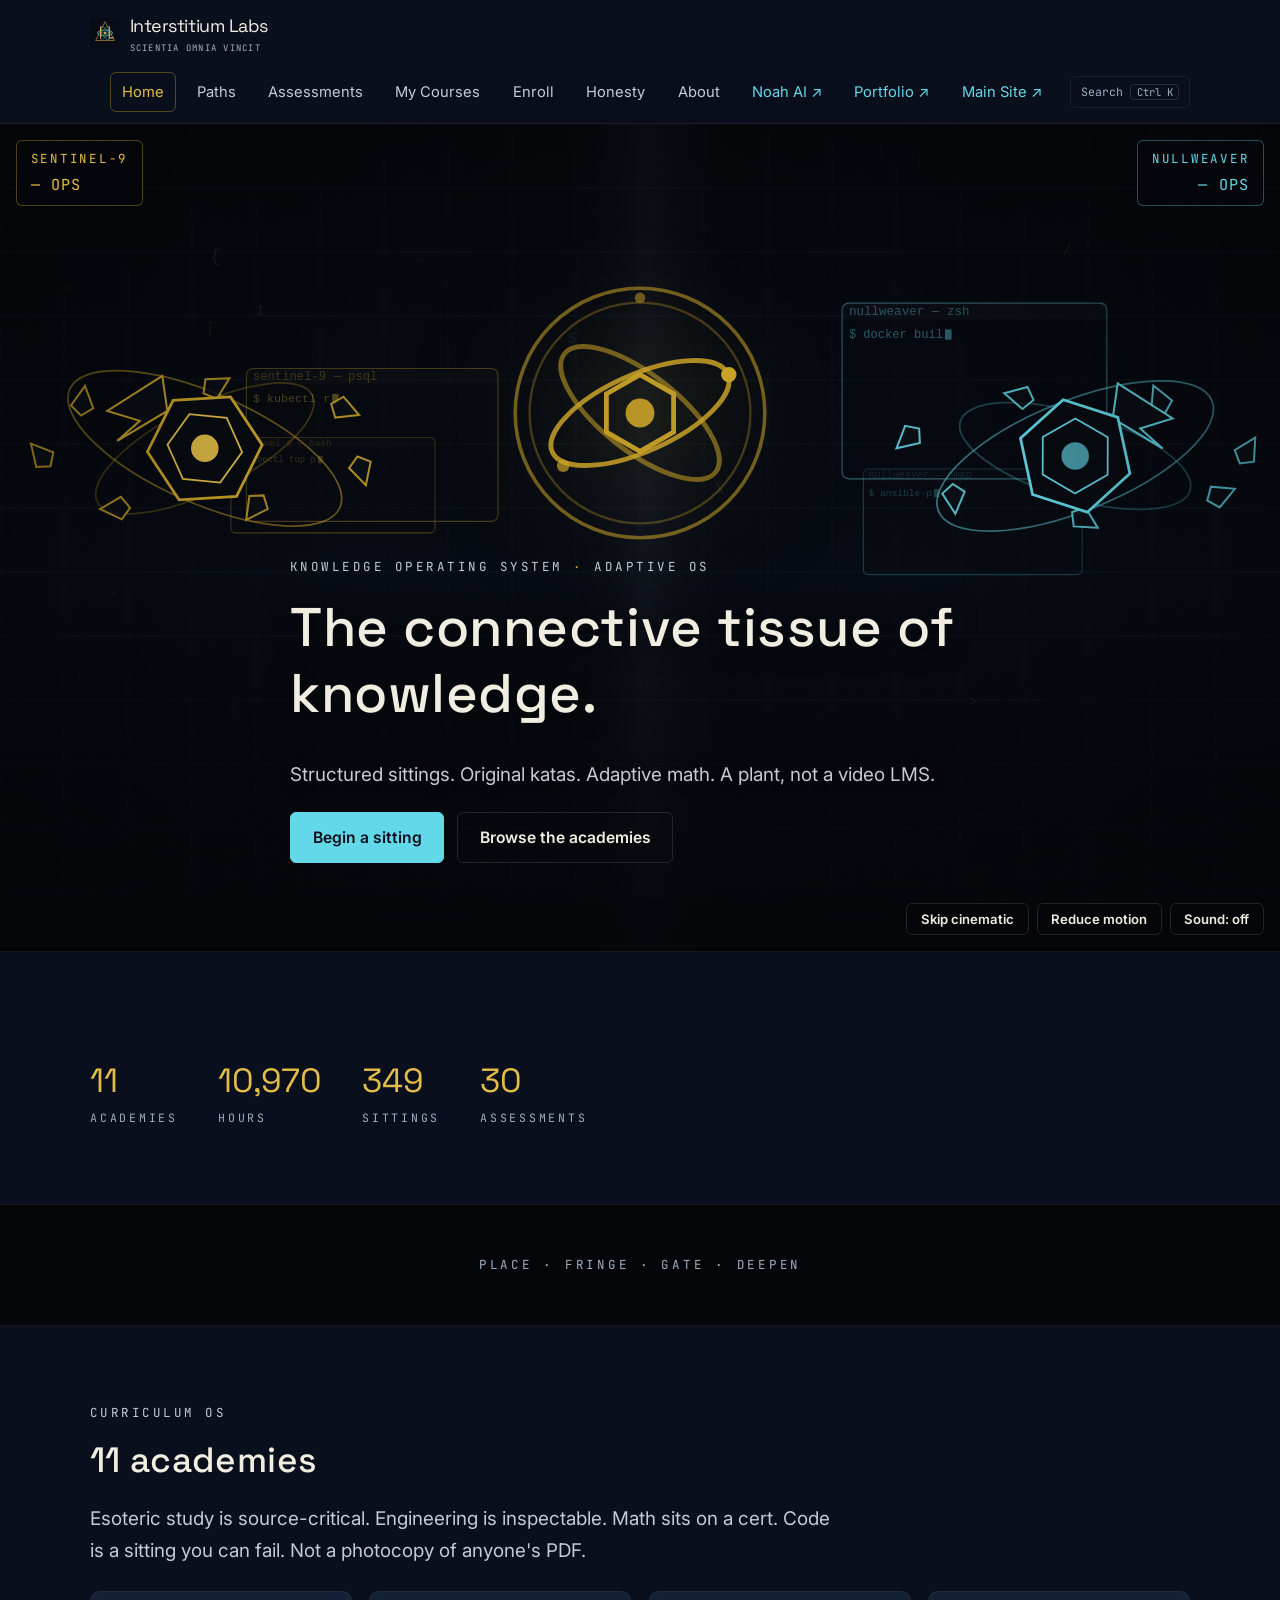
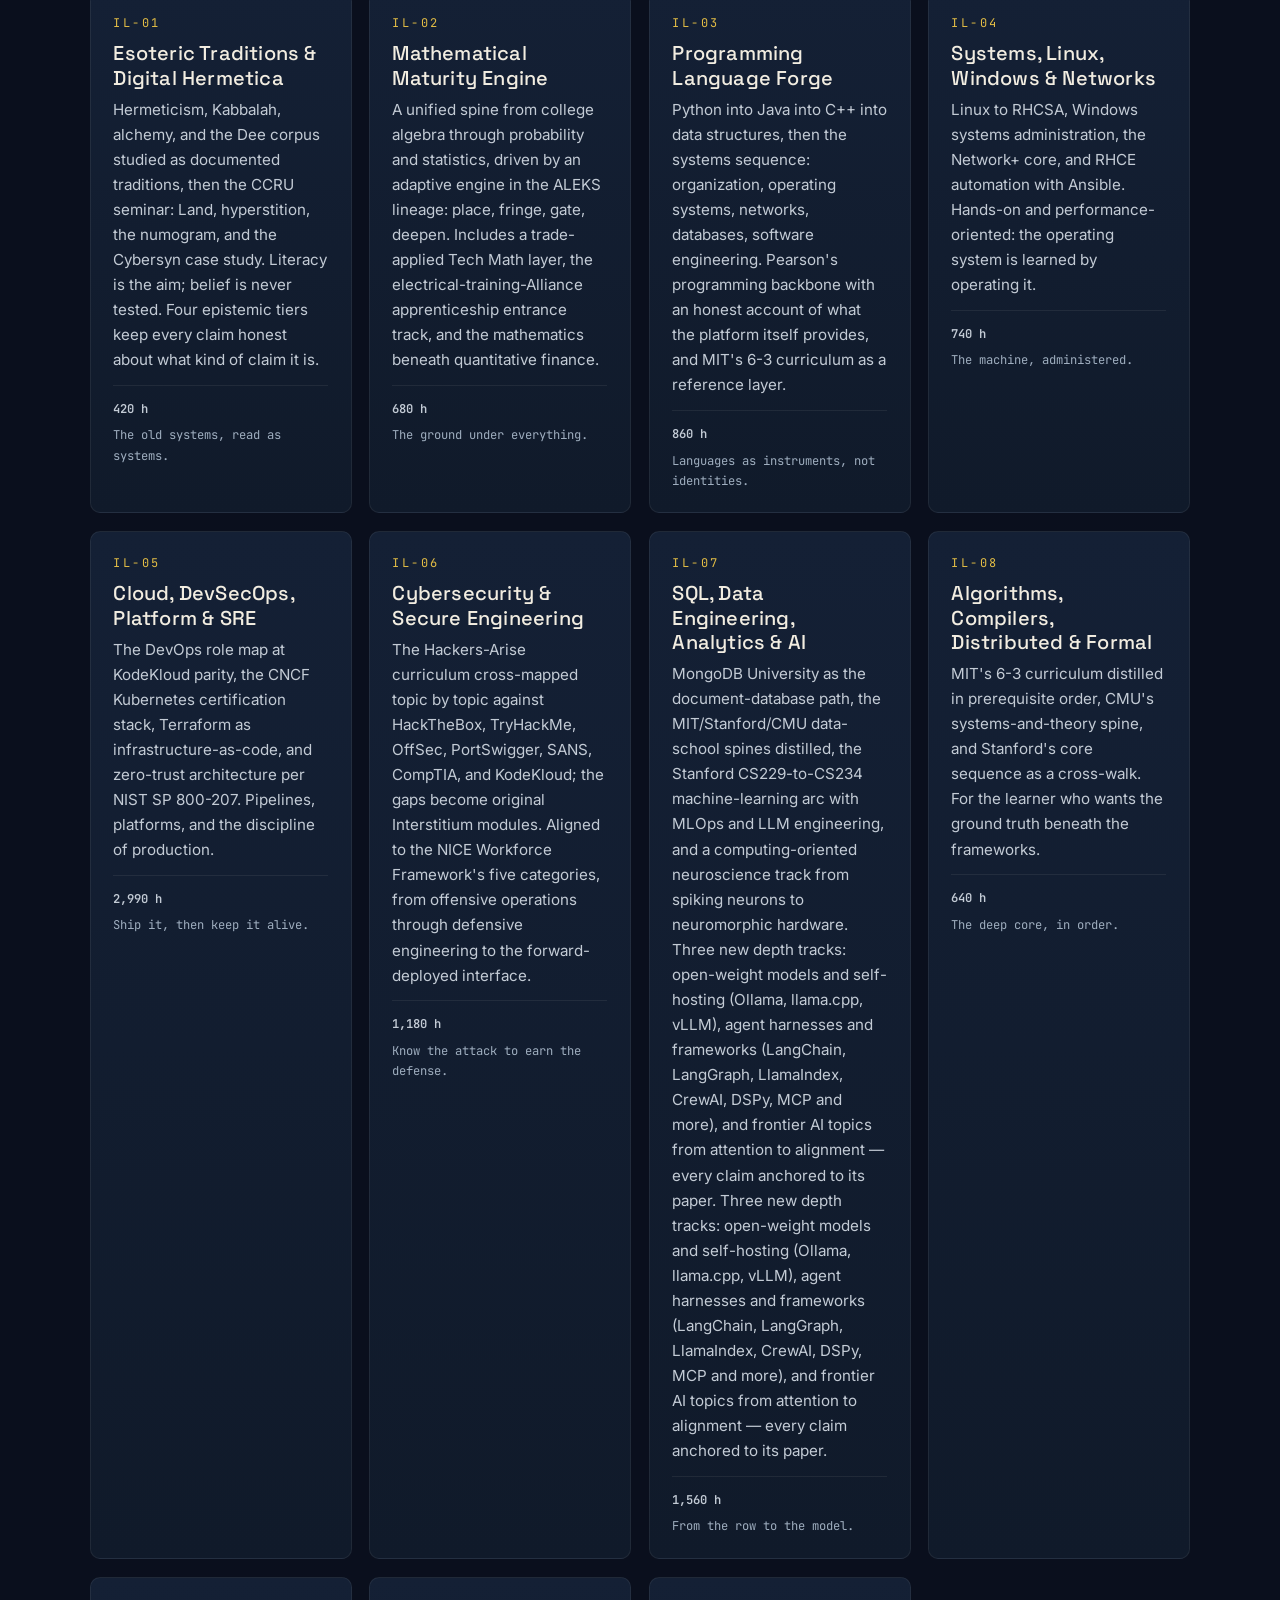
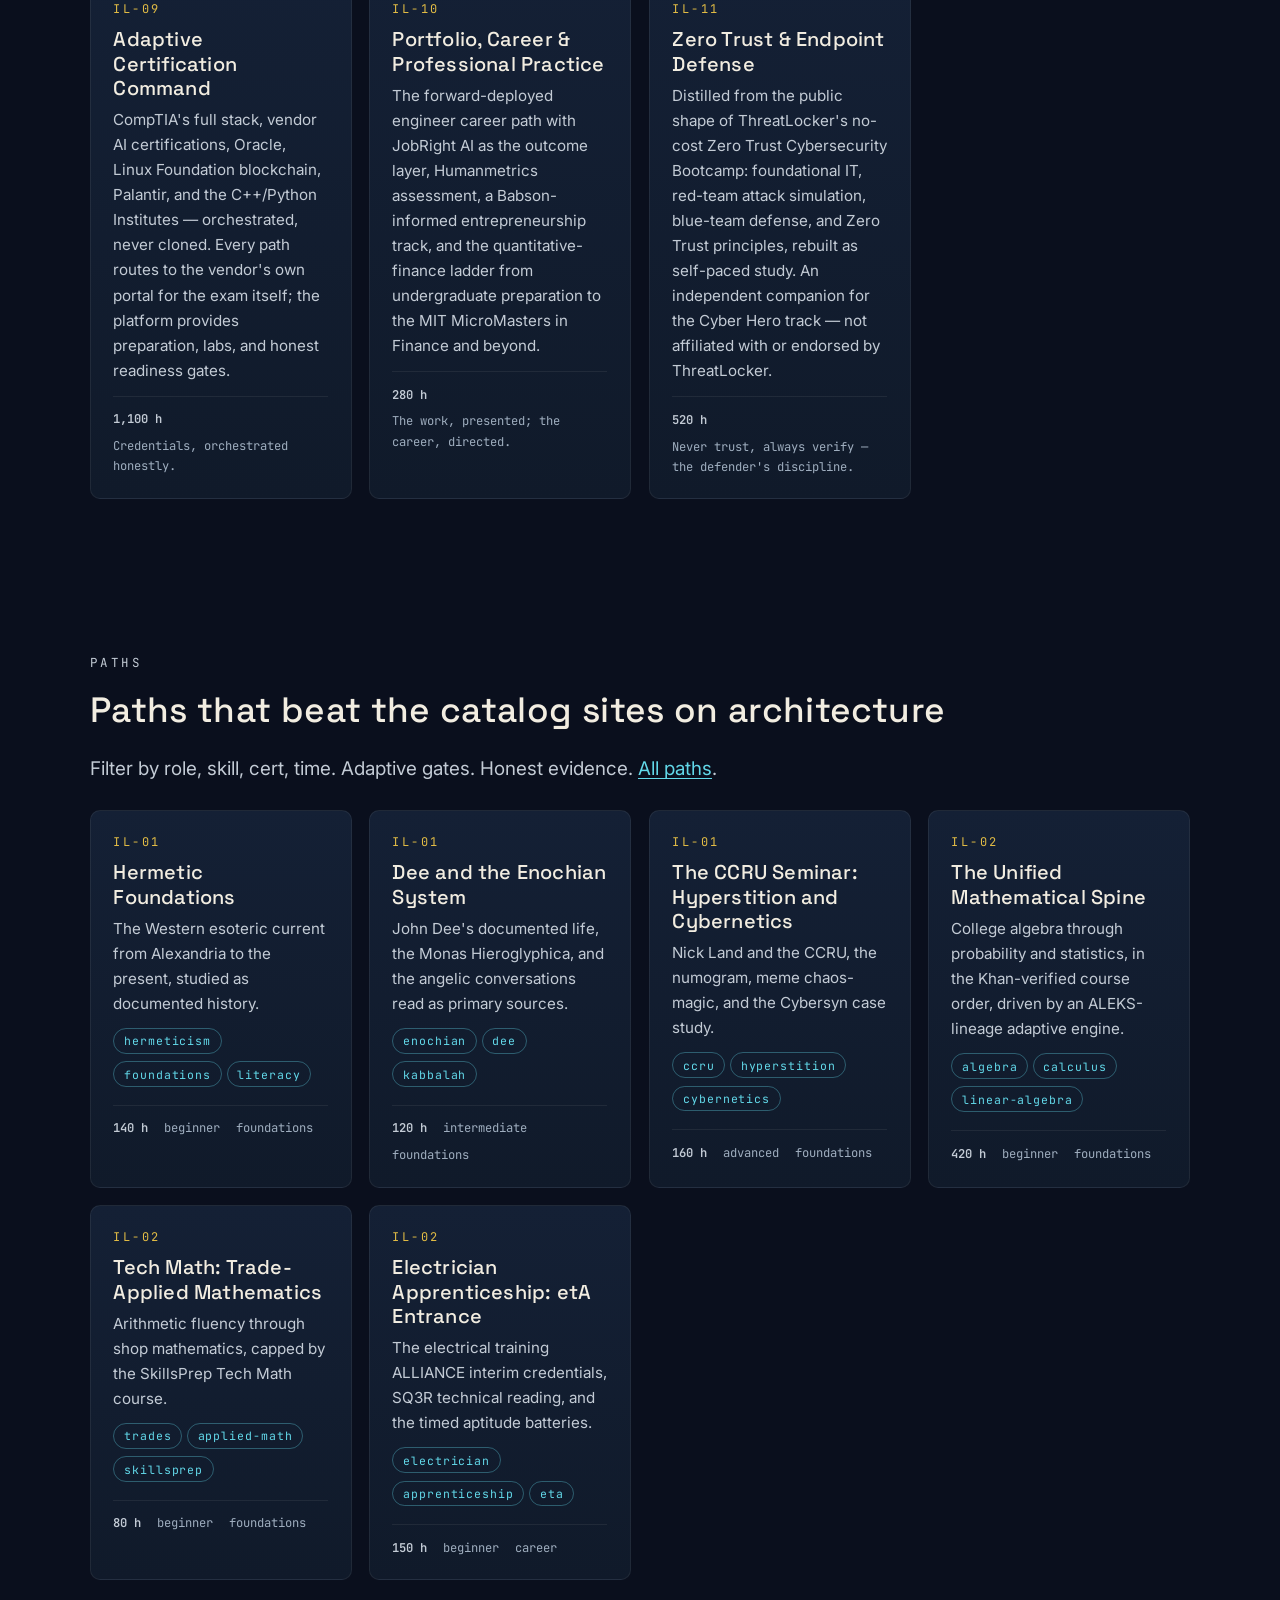
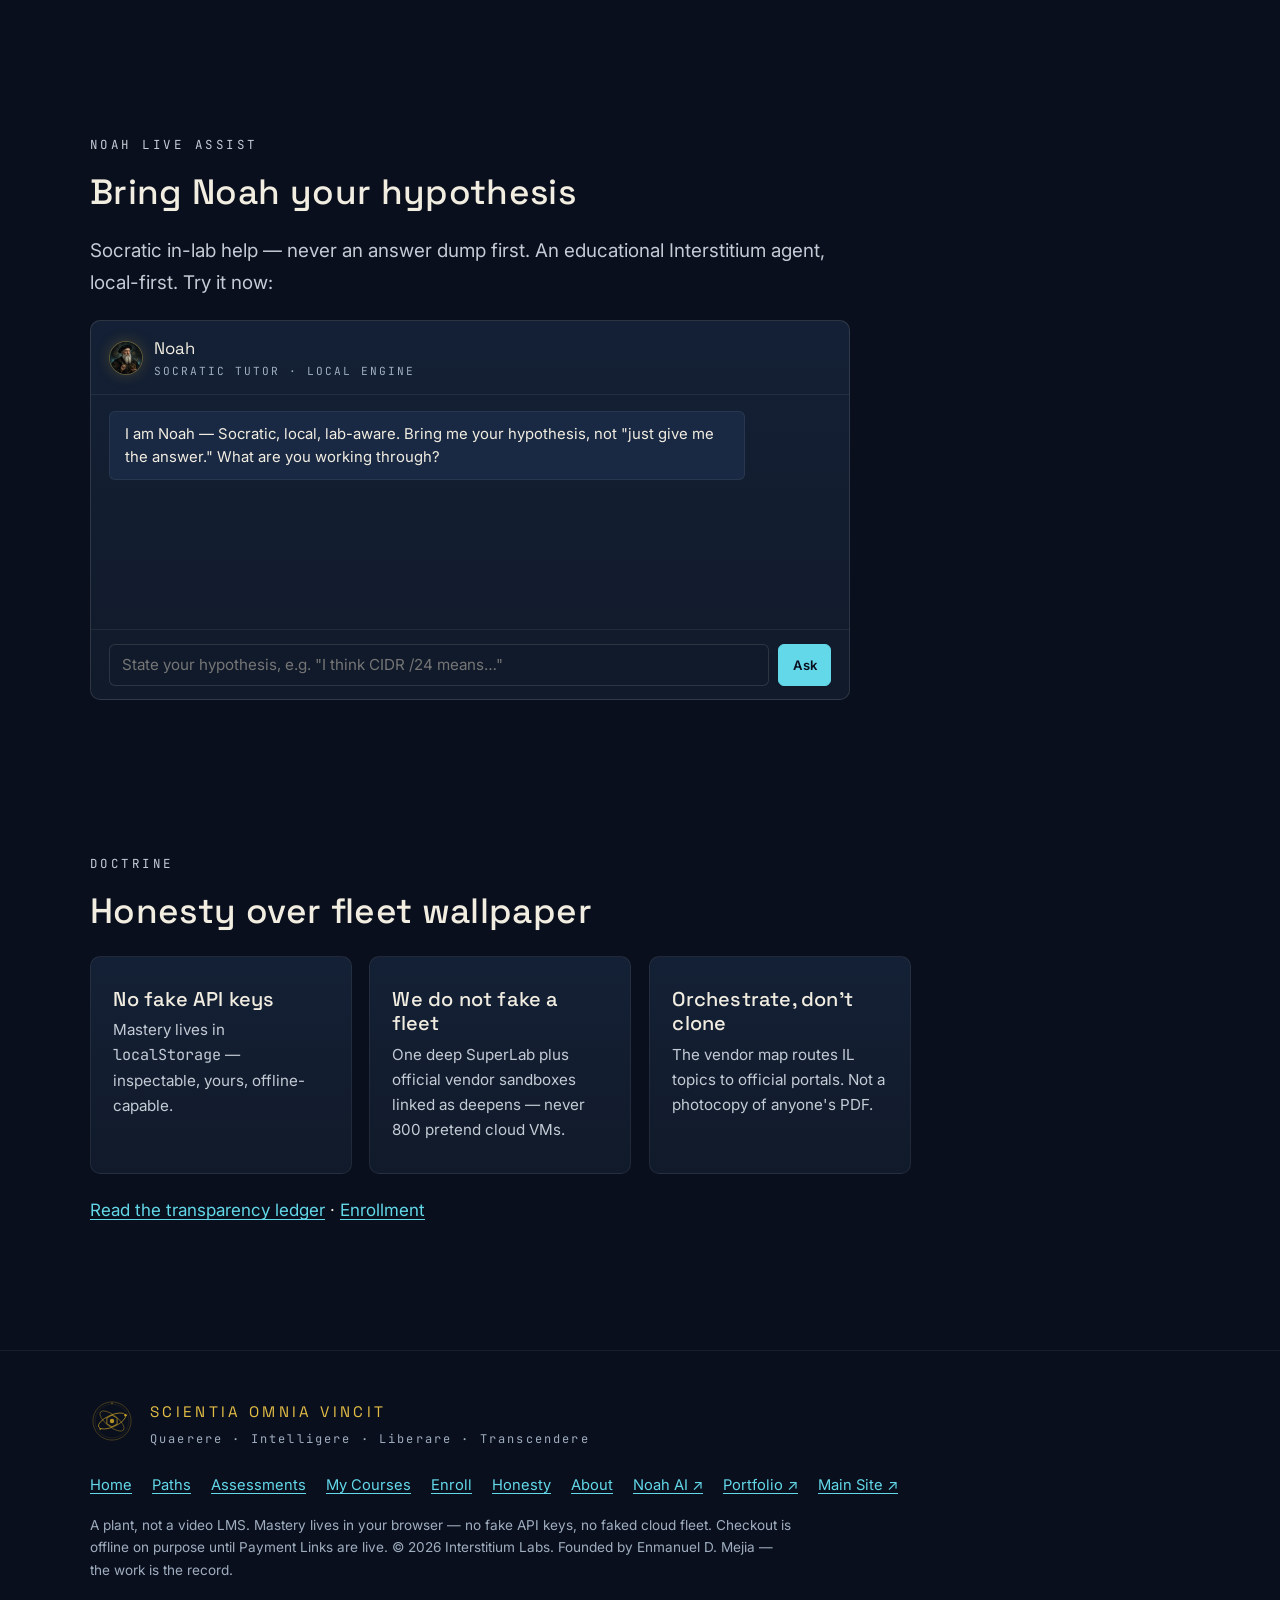
<file: index.html>
<!DOCTYPE html>
<html lang="en">
<head>
<meta charset="utf-8">
<meta name="viewport" content="width=device-width, initial-scale=1">
<title>Interstitium Labs — Knowledge Operating System</title>
<meta name="description" content="Interstitium Labs: a knowledge operating system. Structured sittings, adaptive math, Socratic AI tutor. A plant, not a video LMS.">
<meta property="og:type" content="website">
<meta property="og:site_name" content="Interstitium Labs Learning University">
<meta property="og:url" content="https://learn.interstitiumlabs.dev/">
<meta property="og:title" content="Interstitium Labs — Learning University">
<meta property="og:description" content="A knowledge operating system. 11 academies, 65 learning paths, 349 modules, adaptive mastery. A plant, not a video LMS.">
<meta property="og:image" content="https://learn.interstitiumlabs.dev/assets/sigil-hero-static.png">
<meta name="twitter:card" content="summary_large_image">
<meta name="twitter:title" content="Interstitium Labs — Learning University">
<meta name="twitter:description" content="11 academies, 65 paths, 349 modules. Structured sittings, adaptive math, Socratic AI tutor.">
<meta name="twitter:image" content="https://learn.interstitiumlabs.dev/assets/sigil-hero-static.png">
<link rel="canonical" href="https://learn.interstitiumlabs.dev/">

<link rel="icon" href="assets/sigil.svg" type="image/svg+xml">
<link rel="apple-touch-icon" href="assets/apple-touch-icon.png">
<link rel="manifest" href="manifest.webmanifest">
<meta name="theme-color" content="#06080c">
<link rel="stylesheet" href="css/il.css">
</head>
<body>
<noscript><div class="noscript-note"><strong>Interstitium Labs</strong> renders its curriculum from local data and needs JavaScript for the full experience. Start here: <a href="paths.html">paths</a> · <a href="assess.html">assessments</a> · <a href="honesty.html">honesty ledger</a>.</div></noscript>
<a class="skip-link" href="#il-main">Skip to main content</a>
<div id="il-header"></div>

<main id="il-main">
  <!-- AI Pantheon battle cinematic (procedural canvas; see js/hero.js) -->
  <section class="pantheon" aria-label="AI Pantheon battle cinematic">
    <canvas id="pantheon-canvas" aria-hidden="true"></canvas>
    <div class="pantheon-veil" aria-hidden="true"></div>
    <div class="pantheon-plate gold" aria-hidden="true">SENTINEL-9<span class="ops" id="plate-gold-ops">— OPS</span></div>
    <div class="pantheon-plate cyan" aria-hidden="true">NULLWEAVER<span class="ops" id="plate-cyan-ops">— OPS</span></div>
    <div class="pantheon-sigil" aria-hidden="true">
      <img src="assets/sigil.svg" alt="" width="360" height="360" fetchpriority="high" class="sigil-spin">
    </div>
    <div class="wrap pantheon-copy">
      <p class="eyebrow">Knowledge operating system <span class="dot">·</span> Adaptive OS</p>
      <h1>The connective tissue of knowledge.</h1>
      <p class="lede">Structured sittings. Original katas. Adaptive math. A plant, not a video LMS.</p>
      <p class="pantheon-summary" id="pantheon-summary" hidden>Two AI entities duel through recursive terminal cascades: SENTINEL-9 and NULLWEAVER trade volleys of streaming commands, each trying to out-compute the other. Motion is reduced, so a static keyframe is shown.</p>
      <div class="pantheon-ctas">
        <a class="btn" href="paths.html">Begin a sitting</a>
        <a class="btn btn-ghost" href="#academies">Browse the academies</a>
      </div>
    </div>
    <div class="pantheon-controls" role="group" aria-label="Cinematic controls">
      <button type="button" class="btn btn-sm btn-ghost" id="pantheon-skip">Skip cinematic</button>
      <button type="button" class="btn btn-sm btn-ghost" id="pantheon-motion" aria-pressed="false">Reduce motion</button>
      <button type="button" class="btn btn-sm btn-ghost" id="pantheon-sound" aria-pressed="false">Sound: off</button>
    </div>
    <div class="scroll-cue" aria-hidden="true"><span></span></div>
  </section>

  <section class="block resume-block" id="resume-block" hidden aria-labelledby="resume-h">
    <div class="wrap">
      <div class="resume-banner">
        <div>
          <p class="eyebrow">In progress</p>
          <h2 id="resume-h">Continue your sitting</h2>
          <p class="lede" id="resume-desc"></p>
        </div>
        <a class="btn" id="resume-link" href="learn.html">Resume</a>
      </div>
    </div>
  </section>

  <section class="block" aria-labelledby="scale-h">
    <div class="wrap">
      <h2 id="scale-h" class="sr-only">Scale</h2>
      <div class="counters" id="counters" role="list"></div>
    </div>
  </section>

  <div class="terminal-storm" aria-hidden="true"><canvas></canvas><div class="storm-label">Place · Fringe · Gate · Deepen</div></div>

  <section class="block" id="academies" aria-labelledby="acad-h">
    <div class="wrap" data-catalog-slot>
      <p class="eyebrow">Curriculum OS</p>
      <h2 id="acad-h">The academies</h2>
      <p class="lede">Esoteric study is source-critical. Engineering is inspectable. Math sits on a cert. Code is a sitting you can fail. Not a photocopy of anyone's PDF.</p>
      <div class="grid grid-3" id="academy-grid" style="margin-top:1.6rem"></div>
    </div>
  </section>

  <section class="block" aria-labelledby="paths-h">
    <div class="wrap" data-catalog-slot>
      <p class="eyebrow">Paths</p>
      <h2 id="paths-h">Paths that beat the catalog sites on architecture</h2>
      <p class="lede">Filter by role, skill, cert, time. Adaptive gates. Honest evidence. <a href="paths.html">All paths</a>.</p>
      <div class="grid grid-3" id="path-preview" style="margin-top:1.6rem"></div>
    </div>
  </section>


  <section class="block" id="noah" aria-labelledby="noah-h">
    <div class="wrap">
      <p class="eyebrow">Noah Live Assist</p>
      <h2 id="noah-h">Bring Noah your hypothesis</h2>
      <p class="lede">Socratic in-lab help — never an answer dump first. An educational Interstitium agent, local-first. Try it now:</p>
      <div class="grid" style="grid-template-columns:1fr; margin-top:1.4rem">
        <div class="noah-panel" style="max-width:760px">
          <div class="noah-head">
            <img class="noah-face" src="assets/noah-avatar.png" alt="Noah — John Dee-inspired scholar portrait" width="34" height="34">
            <div><div class="name">Noah</div><div class="sub">Socratic tutor · local engine</div></div>
          </div>
          <div class="noah-log" id="noah-log" aria-live="polite" aria-label="Noah conversation"></div>
          <form class="noah-input" id="noah-form">
            <label class="sr-only" for="noah-q">Ask Noah a question</label>
            <input id="noah-q" type="text" placeholder="State your hypothesis, e.g. &quot;I think CIDR /24 means…&quot;" autocomplete="off">
            <button class="btn btn-sm" type="submit">Ask</button>
          </form>
        </div>
      </div>
    </div>
  </section>

  <section class="block" aria-labelledby="honest-h">
    <div class="wrap">
      <p class="eyebrow">Doctrine</p>
      <h2 id="honest-h">Honesty over fleet wallpaper</h2>
      <div class="grid grid-3" style="margin-top:1.4rem">
        <div class="card"><h3>No fake API keys</h3><p>Mastery lives in <span style="font-family:var(--mono)">localStorage</span> — inspectable, yours, offline-capable.</p></div>
        <div class="card"><h3>We do not fake a fleet</h3><p>One deep SuperLab plus official vendor sandboxes linked as deepens — never 800 pretend cloud VMs.</p></div>
        <div class="card"><h3>Orchestrate, don't clone</h3><p>The vendor map routes IL topics to official portals. Not a photocopy of anyone's PDF.</p></div>
      </div>
      <p style="margin-top:1.4rem"><a href="honesty.html">Read the transparency ledger</a> · <a href="enroll.html">Enrollment</a></p>
    </div>
  </section>
</main>

<div id="il-footer"></div>

<script src="js/app.js"></script>
<script src="js/noah.js"></script>
<script src="js/hero.js"></script>
<script>
(function () {
  'use strict';
  IL.hero.init();

  /* hero scroll cue: dismiss on first scroll */
  (function () {
    var cue = document.querySelector('.scroll-cue');
    if (!cue) return;
    var hide = function () { cue.classList.add('gone'); window.removeEventListener('scroll', hide); };
    window.addEventListener('scroll', hide, { passive: true });
  })();

  /* resume: surface the most recently touched sitting with real progress */
  function renderResume() {
    var block = document.getElementById('resume-block');
    if (!block) return;
    var best = null;
    try {
      for (var i = 0; i < localStorage.length; i++) {
        var k = localStorage.key(i);
        if (!k || k.indexOf('il_sitting_') !== 0) continue;
        var pid = k.slice('il_sitting_'.length);
        if (pid === 'free') continue;
        var st = JSON.parse(localStorage.getItem(k) || 'null');
        if (!st || !st.topics || !st.topics.length) continue;
        var done = Object.keys(st.mastery || {}).length;
        if (!done) continue;
        var upd = st.updatedAt || 0;
        if (!best || upd > best.upd) best = { pid: pid, upd: upd, done: done, total: st.topics.length };
      }
    } catch (e) { best = null; }
    if (!best) { block.hidden = true; return; }
    var cat = IL.getCatalog() || {};
    var path = null;
    (cat.paths || []).forEach(function (x) { if (x.id === best.pid) path = x; });
    var name = path ? (path.title || path.name || best.pid) : best.pid;
    document.getElementById('resume-desc').textContent =
      name + ' — ' + best.done + ' of ' + best.total + ' topics in motion.';
    document.getElementById('resume-link').href = 'learn.html?id=' + encodeURIComponent(best.pid);
    block.hidden = false;
  }

  function counter(n, label) {
    var d = document.createElement('div');
    d.className = 'counter'; d.setAttribute('role', 'listitem');
    d.innerHTML = '<div class="n" data-countup="' + IL.esc(String(n).replace(/[^0-9]/g, '')) + '">' + IL.esc(n) + '</div><div class="l">' + IL.esc(label) + '</div>';
    return d;
  }

  function academyCard(a) {
    var c = document.createElement('article');
    c.className = 'card';
    c.innerHTML =
      '<div class="code">' + IL.esc(a.code) + '</div>' +
      '<h3><a href="academy.html?id=' + IL.esc(a.code) + '">' + IL.esc(a.name) + '</a></h3>' +
      '<p>' + IL.esc(a.blurb || a.tagline || '') + '</p>' +
      '<div class="meta"><span><b>' + IL.esc(IL.fmtHours(a.hours)) + '</b></span>' +
      (a.tagline ? '<span>' + IL.esc(a.tagline) + '</span>' : '') + '</div>';
    return c;
  }

  function pathCard(p) {
    var c = document.createElement('article');
    c.className = 'card';
    var tags = (p.tags || []).slice(0, 3).map(function (t) {
      return '<span class="tag skill">' + IL.esc(t) + '</span>';
    }).join('');
    c.innerHTML =
      '<div class="code">' + IL.esc(p.academy || '') + '</div>' +
      '<h3><a href="path.html?id=' + IL.esc(p.id) + '">' + IL.esc(p.title) + '</a></h3>' +
      '<p>' + IL.esc(p.subtitle || '') + '</p>' +
      '<div>' + tags + '</div>' +
      '<div class="meta"><span><b>' + IL.esc(IL.fmtHours(p.hours)) + '</b></span>' +
      '<span>' + IL.esc(p.difficulty || '') + '</span><span>' + IL.esc(p.type || '') + '</span></div>';
    return c;
  }

  function render() {
    renderResume();
    var cat = IL.getCatalog();
    // counters: computed from catalog, or the standing verified figures
    var box = document.getElementById('counters');
    box.innerHTML = '';
    box.removeAttribute('aria-busy');
    var nAcad = cat.academies.length || 10;
    var hours = IL.totalHours() || 7690;
    var sittings = 0;
    cat.paths.forEach(function (p) { sittings += (p.modules || []).length; });
    if (!sittings) sittings = 138;
    box.appendChild(counter(String(nAcad), 'academies'));
    box.appendChild(counter(hours.toLocaleString('en-US'), 'hours'));
    box.appendChild(counter(String(sittings), 'sittings'));
    box.appendChild(counter(String(IL.assessments().length || 11), 'assessments'));

    // Keep the academies heading honest: it follows the catalog, not the copy.
    var acadH = document.getElementById('acad-h');
    if (acadH && cat.academies.length) {
      acadH.textContent = cat.academies.length + ' academies';
    }

    var grid = document.getElementById('academy-grid');
    grid.innerHTML = '';
    grid.removeAttribute('aria-busy');
    cat.academies.forEach(function (a) { grid.appendChild(academyCard(a)); });

    var prev = document.getElementById('path-preview');
    prev.innerHTML = '';
    prev.removeAttribute('aria-busy');
    var paths = cat.paths.slice(0, 6);
    if (!paths.length) {
      prev.innerHTML = '<div class="empty-state"><h3>Paths are being published</h3>' +
        '<p>The path catalog is still being assembled. The academies above are the standing index — check back, or <a href="honesty.html">read the ledger</a>.</p></div>';
    } else {
      paths.forEach(function (p) { prev.appendChild(pathCard(p)); });
    }
  }
  IL.renderPage = render;
  // Skeleton shimmer while the catalog is in flight — replaced by render().
  (function skeletons() {
    if (window.matchMedia && window.matchMedia('(prefers-reduced-motion: reduce)').matches) return;
    function fill(id, n, label) {
      var box = document.getElementById(id);
      if (!box || box.children.length) return;
      for (var i = 0; i < n; i++) {
        var s = document.createElement('div');
        s.className = 'skel';
        s.setAttribute('aria-hidden', 'true');
        box.appendChild(s);
      }
      box.setAttribute('aria-busy', 'true');
    }
    fill('counters', 4);
    fill('academy-grid', 8);
    fill('path-preview', 6);
  })();
  IL.onCatalog(render);

  /* Noah teaser chat (real local engine) */
  var log = document.getElementById('noah-log');
  var form = document.getElementById('noah-form');
  var input = document.getElementById('noah-q');
  function addMsg(cls, text) {
    var d = document.createElement('div');
    d.className = 'noah-msg ' + cls;
    d.textContent = text;
    log.appendChild(d);
    log.scrollTop = log.scrollHeight;
    return d;
  }
  /* One greeting, rendered exactly once (no empty-bubble-then-type artifact). */
  if (!log.dataset.greeted) {
    log.dataset.greeted = '1';
    addMsg('noah', 'I am Noah — Socratic, local, lab-aware. Bring me your hypothesis, not "just give me the answer." What are you working through?');
  }
  form.addEventListener('submit', function (e) {
    e.preventDefault();
    var q = input.value.trim();
    if (!q) return;
    addMsg('user', q);
    input.value = '';
    var thinking = document.createElement('div');
    thinking.className = 'noah-msg noah';
    thinking.innerHTML = '<span class="noah-thinking">Noah is thinking <span class="dots"><i></i><i></i><i></i></span></span>';
    log.appendChild(thinking);
    log.scrollTop = log.scrollHeight;
    setTimeout(function () {
      var res = IL.noah.ask(q, {});
      thinking.textContent = res.reply;
      (res.nudges || []).forEach(function (n) {
        var s = document.createElement('span');
        s.className = 'nudge';
        s.textContent = 'Nudge: ' + n;
        thinking.appendChild(s);
      });
      log.scrollTop = log.scrollHeight;
    }, 450);
  });
})();
</script>
</body>
</html>
</file>
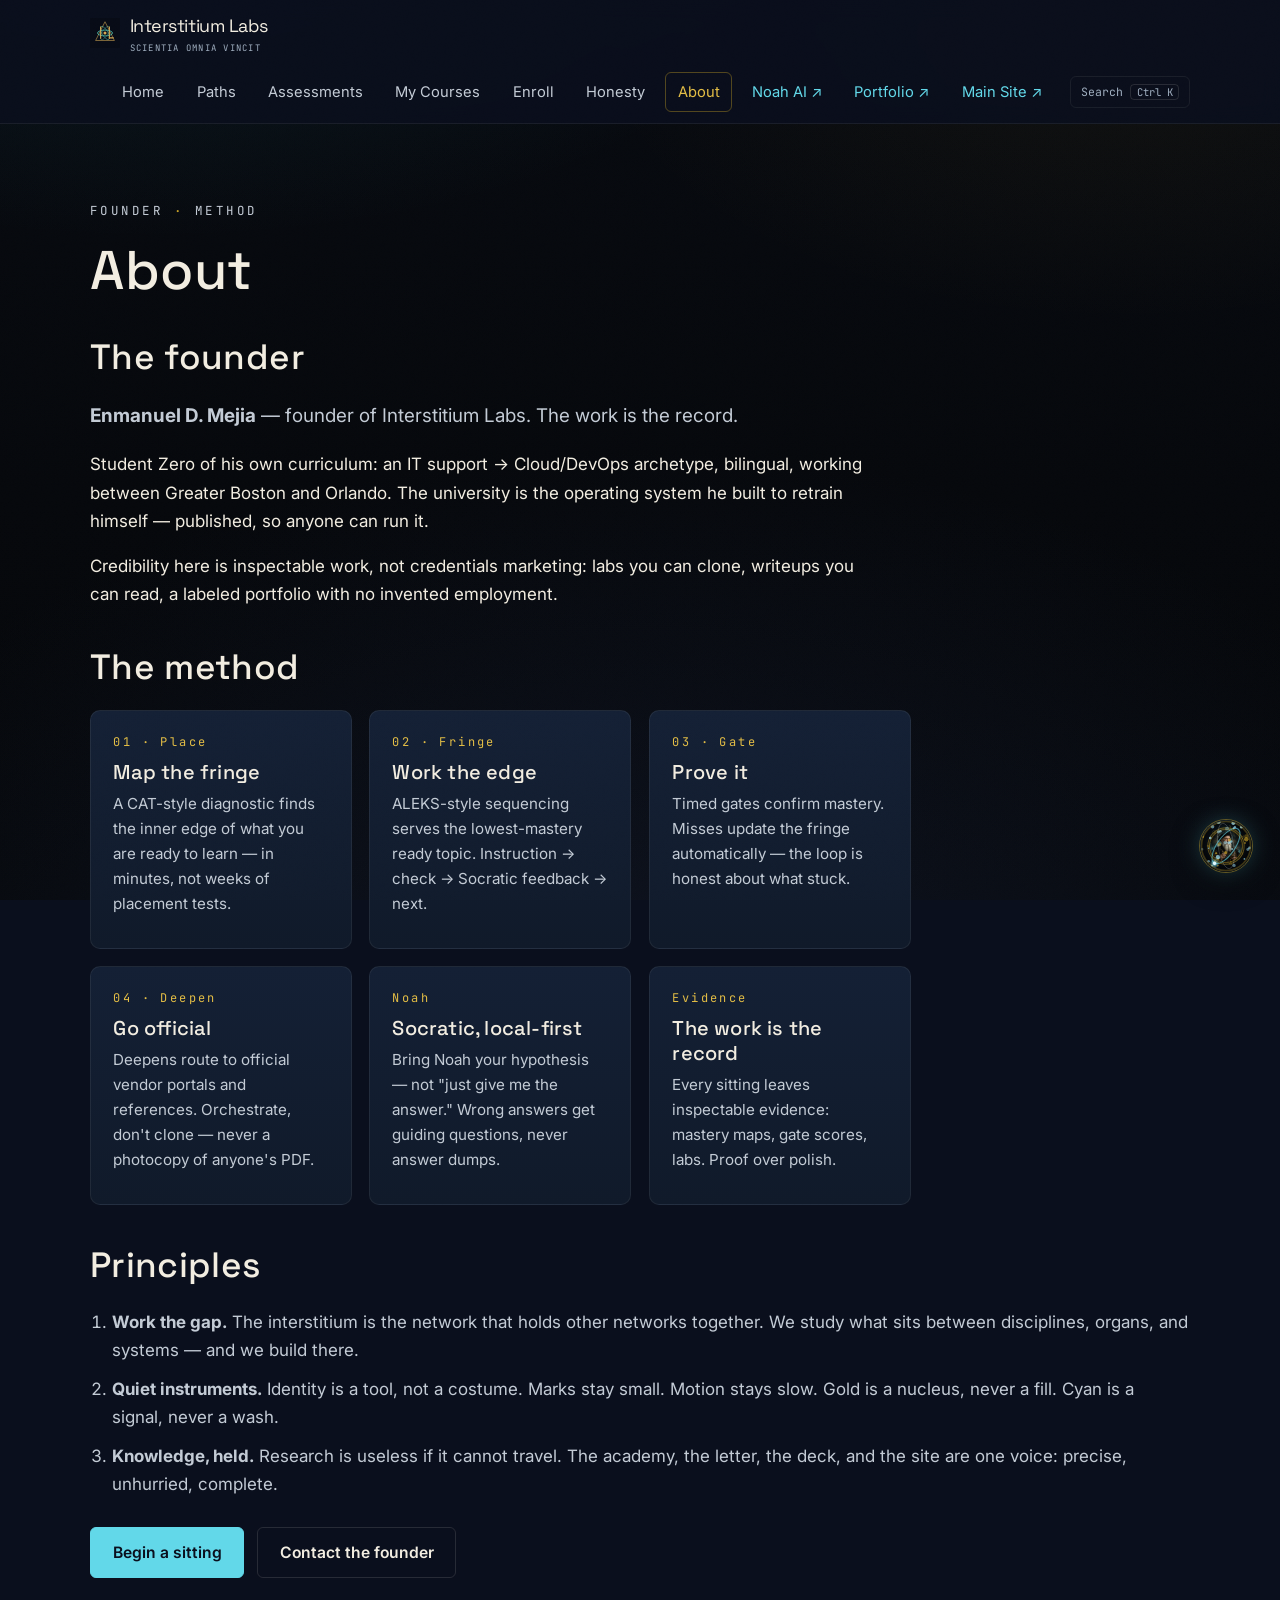
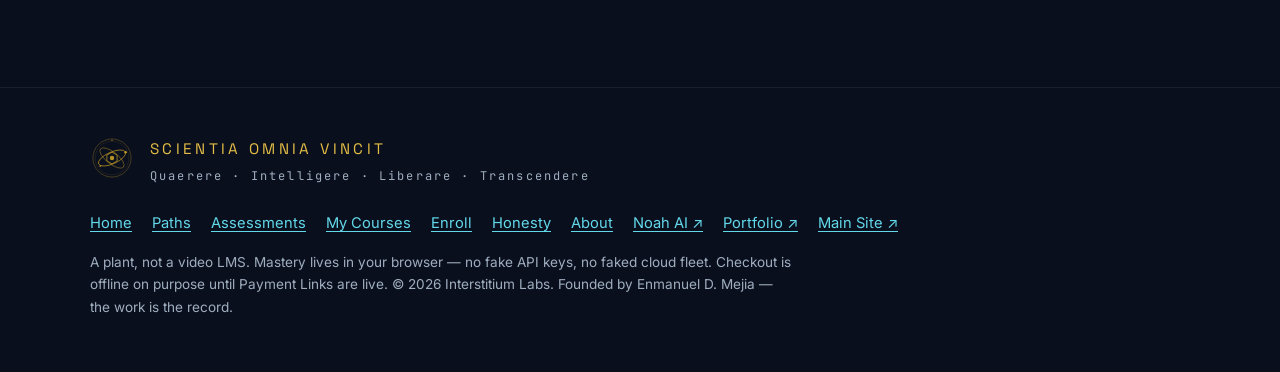
<file: about.html>
<!DOCTYPE html>
<html lang="en">
<head>
<meta charset="utf-8">
<meta name="viewport" content="width=device-width, initial-scale=1">
<title>About — Interstitium Labs</title>
<meta name="description" content="Interstitium Labs: founder Enmanuel D. Mejia, Student Zero, and the method — Place, Fringe, Gate, Deepen.">
<meta property="og:type" content="website">
<meta property="og:site_name" content="Interstitium Labs Learning University">
<meta property="og:url" content="https://learn.interstitiumlabs.dev/about.html">
<meta property="og:title" content="Interstitium Labs — Learning University">
<meta property="og:description" content="A knowledge operating system. 11 academies, 65 learning paths, 349 modules, adaptive mastery. A plant, not a video LMS.">
<meta property="og:image" content="https://learn.interstitiumlabs.dev/assets/sigil-hero-static.png">
<meta name="twitter:card" content="summary_large_image">
<meta name="twitter:title" content="Interstitium Labs — Learning University">
<meta name="twitter:description" content="11 academies, 65 paths, 349 modules. Structured sittings, adaptive math, Socratic AI tutor.">
<meta name="twitter:image" content="https://learn.interstitiumlabs.dev/assets/sigil-hero-static.png">
<link rel="canonical" href="https://learn.interstitiumlabs.dev/about.html">

<link rel="icon" href="assets/sigil.svg" type="image/svg+xml">
<link rel="manifest" href="manifest.webmanifest">
<meta name="theme-color" content="#06080c">
<link rel="stylesheet" href="css/il.css">
</head>
<body>
<noscript><div class="noscript-note"><strong>Interstitium Labs</strong> renders its curriculum from local data and needs JavaScript for the full experience. Start here: <a href="paths.html">paths</a> · <a href="assess.html">assessments</a> · <a href="honesty.html">honesty ledger</a>.</div></noscript>
<a class="skip-link" href="#il-main">Skip to main content</a>
<div id="il-header"></div>

<main id="il-main">
  <section class="block" aria-labelledby="ab-h">
    <div class="wrap">
      <p class="eyebrow">Founder <span class="dot">·</span> Method</p>
      <h1 id="ab-h">About</h1>

      <h2 style="margin-top:2rem">The founder</h2>
      <p class="lede"><strong>Enmanuel D. Mejia</strong> — founder of Interstitium Labs. The work is the record.</p>
      <p>Student Zero of his own curriculum: an IT support → Cloud/DevOps archetype, bilingual, working between Greater Boston and Orlando. The university is the operating system he built to retrain himself — published, so anyone can run it.</p>
      <p>Credibility here is inspectable work, not credentials marketing: labs you can clone, writeups you can read, a labeled portfolio with no invented employment.</p>

      <h2 style="margin-top:2.4rem">The method</h2>
      <div class="grid grid-3" style="margin-top:1.2rem">
        <div class="card"><div class="code">01 · Place</div><h3>Map the fringe</h3><p>A CAT-style diagnostic finds the inner edge of what you are ready to learn — in minutes, not weeks of placement tests.</p></div>
        <div class="card"><div class="code">02 · Fringe</div><h3>Work the edge</h3><p>ALEKS-style sequencing serves the lowest-mastery ready topic. Instruction → check → Socratic feedback → next.</p></div>
        <div class="card"><div class="code">03 · Gate</div><h3>Prove it</h3><p>Timed gates confirm mastery. Misses update the fringe automatically — the loop is honest about what stuck.</p></div>
      </div>
      <div class="grid grid-3" style="margin-top:1.1rem">
        <div class="card"><div class="code">04 · Deepen</div><h3>Go official</h3><p>Deepens route to official vendor portals and references. Orchestrate, don't clone — never a photocopy of anyone's PDF.</p></div>
        <div class="card"><div class="code">Noah</div><h3>Socratic, local-first</h3><p>Bring Noah your hypothesis — not "just give me the answer." Wrong answers get guiding questions, never answer dumps.</p></div>
        <div class="card"><div class="code">Evidence</div><h3>The work is the record</h3><p>Every sitting leaves inspectable evidence: mastery maps, gate scores, labs. Proof over polish.</p></div>
      </div>

      <h2 style="margin-top:2.4rem">Principles</h2>
      <ol class="steps">
        <li><strong>Work the gap.</strong> The interstitium is the network that holds other networks together. We study what sits between disciplines, organs, and systems — and we build there.</li>
        <li><strong>Quiet instruments.</strong> Identity is a tool, not a costume. Marks stay small. Motion stays slow. Gold is a nucleus, never a fill. Cyan is a signal, never a wash.</li>
        <li><strong>Knowledge, held.</strong> Research is useless if it cannot travel. The academy, the letter, the deck, and the site are one voice: precise, unhurried, complete.</li>
      </ol>

      <div class="hero-cta-row" style="margin-top:1.8rem">
        <a class="btn" href="paths.html">Begin a sitting</a>
        <a class="btn btn-ghost" href="mailto:mejiaenmanueld@gmail.com?subject=Interstitium%20Labs%20—%20hello">Contact the founder</a>
      </div>
    </div>
  </section>
</main>

<div id="il-footer"></div>

<script src="js/app.js"></script>
<script src="js/noah.js"></script>
</body>
</html>
</file>
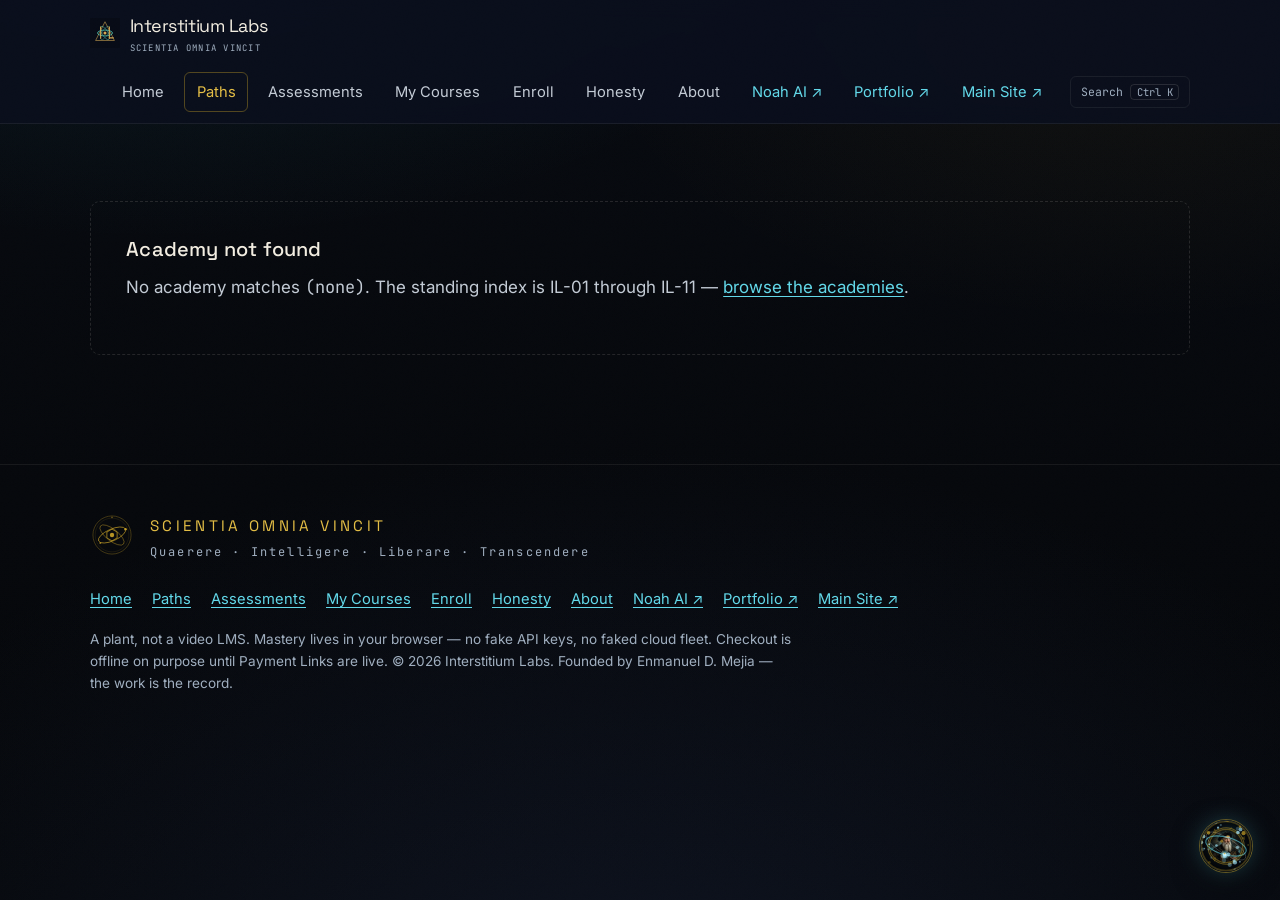
<file: academy.html>
<!DOCTYPE html>
<html lang="en">
<head>
<meta charset="utf-8">
<meta name="viewport" content="width=device-width, initial-scale=1">
<title>Academy — Interstitium Labs</title>
<meta name="description" content="Interstitium Labs academy detail: paths, hours, and the adaptive route through one academy.">
<meta property="og:type" content="website">
<meta property="og:site_name" content="Interstitium Labs Learning University">
<meta property="og:url" content="https://learn.interstitiumlabs.dev/academy.html">
<meta property="og:title" content="Interstitium Labs — Learning University">
<meta property="og:description" content="A knowledge operating system. 11 academies, 65 learning paths, 349 modules, adaptive mastery. A plant, not a video LMS.">
<meta property="og:image" content="https://learn.interstitiumlabs.dev/assets/sigil-hero-static.png">
<meta name="twitter:card" content="summary_large_image">
<meta name="twitter:title" content="Interstitium Labs — Learning University">
<meta name="twitter:description" content="11 academies, 65 paths, 349 modules. Structured sittings, adaptive math, Socratic AI tutor.">
<meta name="twitter:image" content="https://learn.interstitiumlabs.dev/assets/sigil-hero-static.png">
<link rel="canonical" href="https://learn.interstitiumlabs.dev/academy.html">

<link rel="icon" href="assets/sigil.svg" type="image/svg+xml">
<link rel="manifest" href="manifest.webmanifest">
<meta name="theme-color" content="#06080c">
<link rel="stylesheet" href="css/il.css">
</head>
<body>
<noscript><div class="noscript-note"><strong>Interstitium Labs</strong> renders its curriculum from local data and needs JavaScript for the full experience. Start here: <a href="paths.html">paths</a> · <a href="assess.html">assessments</a> · <a href="honesty.html">honesty ledger</a>.</div></noscript>
<a class="skip-link" href="#il-main">Skip to main content</a>
<div id="il-header"></div>

<main id="il-main">
  <section class="block" aria-labelledby="acad-h">
    <div class="wrap" data-catalog-slot id="acad-wrap">
      <p class="eyebrow"><a href="index.html#academies">Academies</a> <span class="dot">·</span> <span id="acad-code-crumb"></span></p>
      <h1 id="acad-h"></h1>
      <p class="lede" id="acad-blurb"></p>
      <dl class="kv" style="margin-top:1.2rem">
        <dt>Hours</dt><dd id="acad-hours"></dd>
        <dt>Paths</dt><dd id="acad-npaths"></dd>
      </dl>
      <h2 style="margin-top:2.2rem">Paths in this academy</h2>
      <div class="grid grid-3" id="acad-paths" style="margin-top:1.2rem"></div>
    </div>
  </section>
</main>

<div id="il-footer"></div>

<script src="js/app.js"></script>
<script>
(function () {
  'use strict';
  function render() {
    var code = IL.qs('id');
    var wrap = document.getElementById('acad-wrap');
    var a = code && IL.academyByCode(code);
    if (!a) {
      document.title = 'Academy not found — Interstitium Labs';
      wrap.innerHTML = '<div class="empty-state"><h3>Academy not found</h3>' +
        '<p>No academy matches <span style="font-family:var(--mono)">' + IL.esc(code || '(none)') + '</span>. ' +
        'The standing index is IL-01 through IL-11 — <a href="index.html#academies">browse the academies</a>.</p></div>';
      return;
    }
    document.title = a.code + ' · ' + a.name + ' — Interstitium Labs';
    document.getElementById('acad-code-crumb').textContent = a.code;
    document.getElementById('acad-h').textContent = a.code + ' · ' + a.name;
    document.getElementById('acad-blurb').textContent = a.blurb || a.tagline || '';
    document.getElementById('acad-hours').textContent = IL.fmtHours(a.hours);
    var paths = IL.pathsForAcademy(a.code);
    document.getElementById('acad-npaths').textContent = String(paths.length);

    var box = document.getElementById('acad-paths');
    box.innerHTML = '';
    if (!paths.length) {
      box.innerHTML = '<div class="empty-state" style="grid-column:1/-1"><h3>Paths incoming</h3>' +
        '<p>Paths for ' + IL.esc(a.code) + ' are still being published — nothing here is placeholder. ' +
        'Meanwhile, the adaptive engine below runs on any topic you name.</p>' +
        '<p><a class="btn btn-ghost" href="learn.html">Open a free sitting</a></p></div>';
    } else {
      paths.forEach(function (p) {
        var c = document.createElement('article');
        c.className = 'card';
        c.innerHTML =
          '<div class="code">' + IL.esc(p.type || '') + '</div>' +
          '<h3><a href="path.html?id=' + IL.esc(p.id) + '">' + IL.esc(p.title) + '</a></h3>' +
          '<p>' + IL.esc(p.subtitle || '') + '</p>' +
          '<div class="meta"><span><b>' + IL.esc(IL.fmtHours(p.hours)) + '</b></span>' +
          '<span>' + IL.esc(p.difficulty || '') + '</span></div>';
        box.appendChild(c);
      });
    }
  }
  IL.renderPage = render;
  IL.onCatalog(render);
})();
</script>
<script src="js/noah.js"></script>
</body>
</html>
</file>
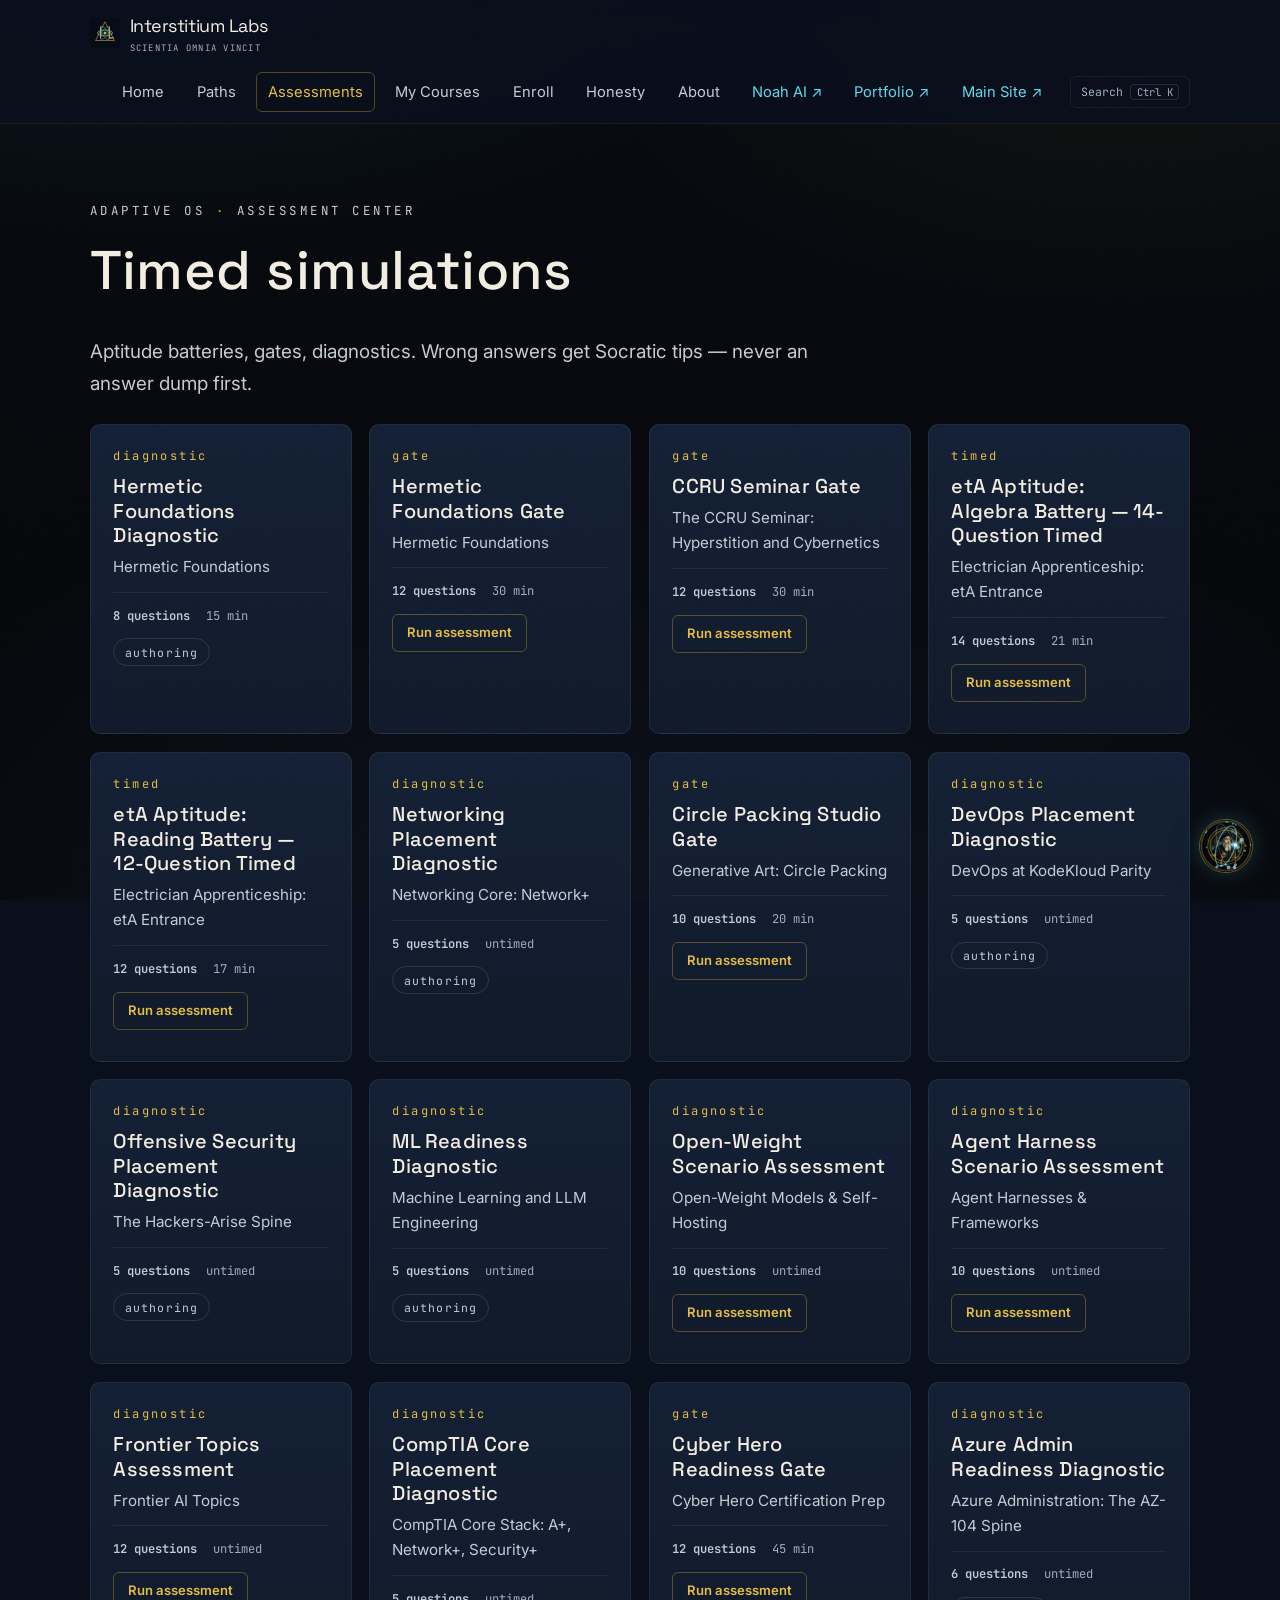
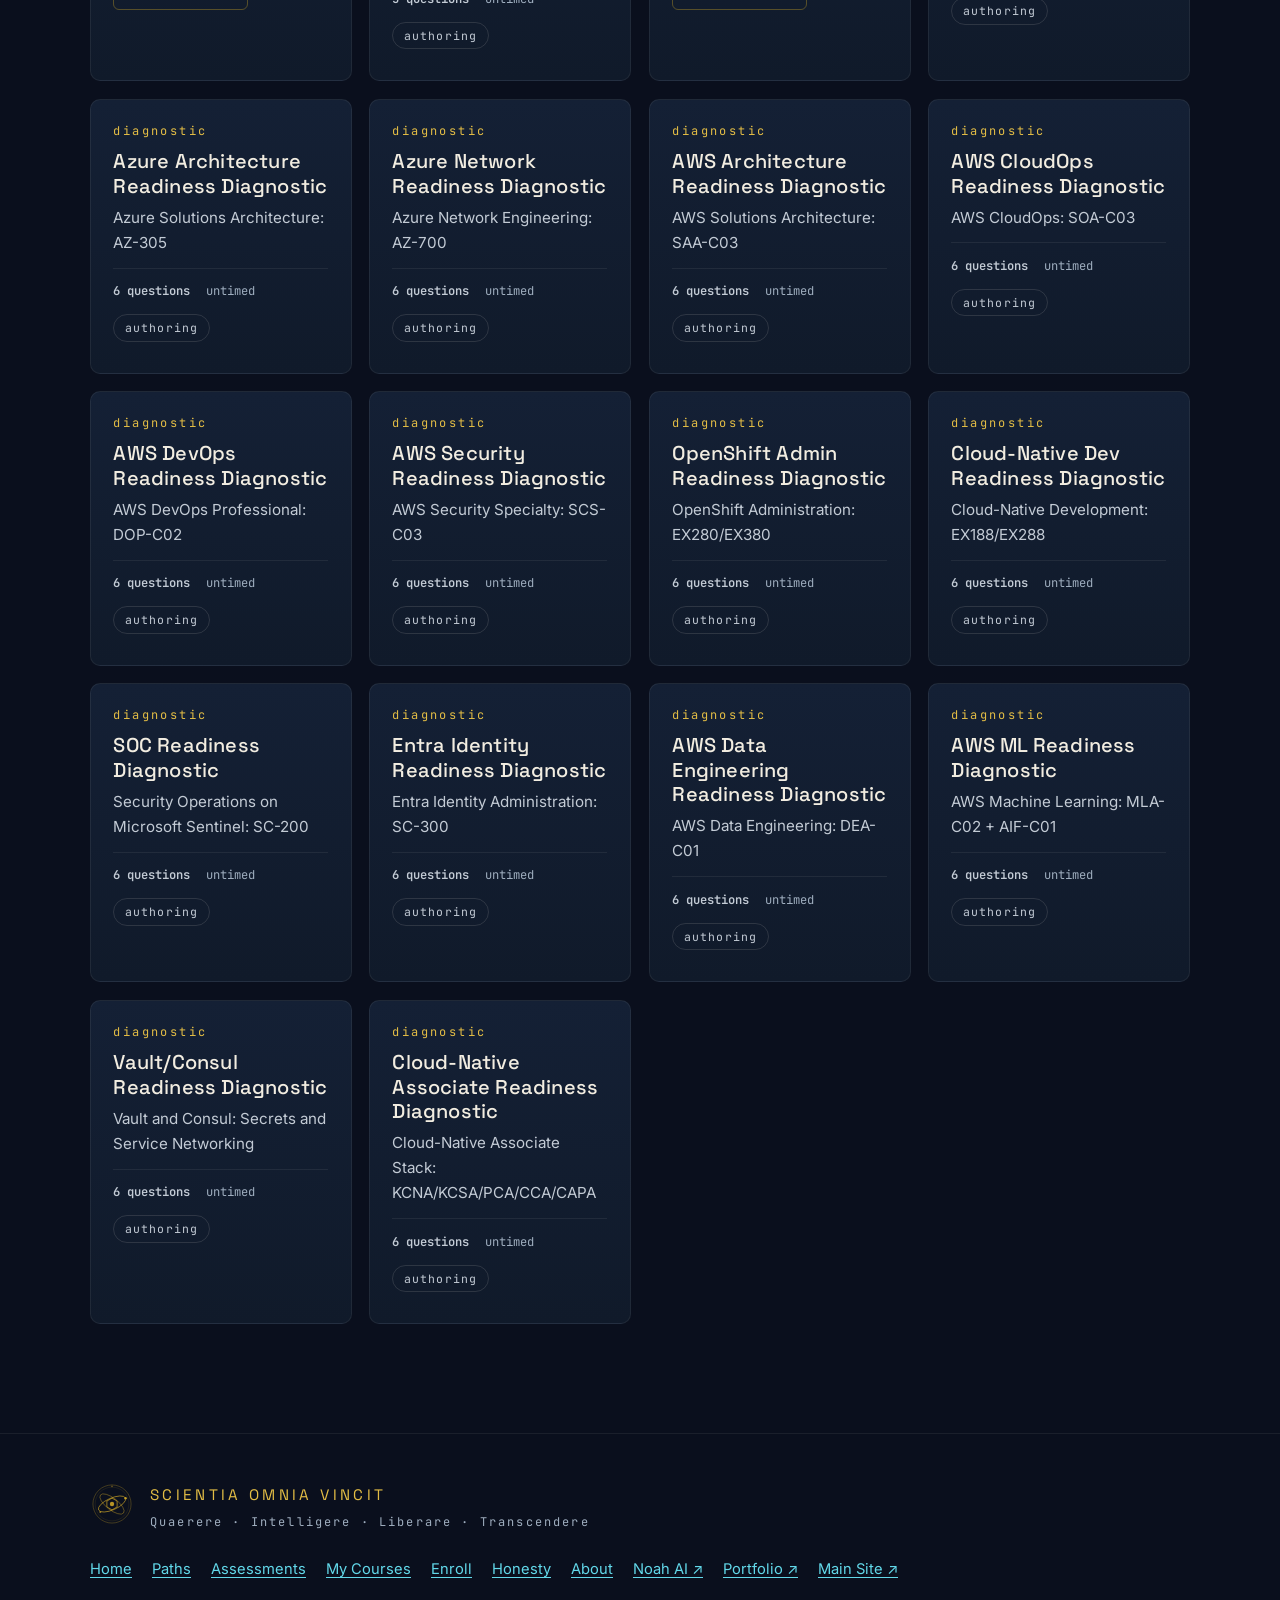
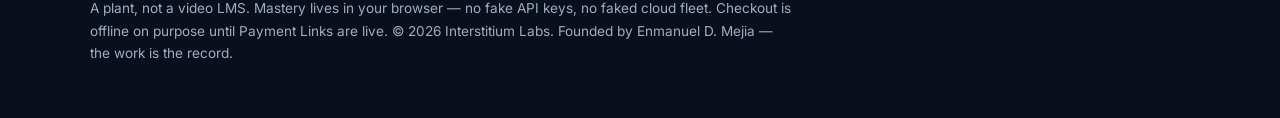
<file: assess.html>
<!DOCTYPE html>
<html lang="en">
<head>
<meta charset="utf-8">
<meta name="viewport" content="width=device-width, initial-scale=1">
<title>Assessment Center — Interstitium Labs</title>
<meta name="description" content="Timed simulations: aptitude batteries, gate assessments, diagnostics. Countdown, per-question navigation, Socratic feedback.">
<meta property="og:type" content="website">
<meta property="og:site_name" content="Interstitium Labs Learning University">
<meta property="og:url" content="https://learn.interstitiumlabs.dev/assess.html">
<meta property="og:title" content="Interstitium Labs — Learning University">
<meta property="og:description" content="A knowledge operating system. 11 academies, 65 learning paths, 349 modules, adaptive mastery. A plant, not a video LMS.">
<meta property="og:image" content="https://learn.interstitiumlabs.dev/assets/sigil-hero-static.png">
<meta name="twitter:card" content="summary_large_image">
<meta name="twitter:title" content="Interstitium Labs — Learning University">
<meta name="twitter:description" content="11 academies, 65 paths, 349 modules. Structured sittings, adaptive math, Socratic AI tutor.">
<meta name="twitter:image" content="https://learn.interstitiumlabs.dev/assets/sigil-hero-static.png">
<link rel="canonical" href="https://learn.interstitiumlabs.dev/assess.html">

<link rel="icon" href="assets/sigil.svg" type="image/svg+xml">
<link rel="apple-touch-icon" href="assets/apple-touch-icon.png">
<link rel="manifest" href="manifest.webmanifest">
<meta name="theme-color" content="#06080c">
<link rel="stylesheet" href="css/il.css">
</head>
<body>
<noscript><div class="noscript-note"><strong>Interstitium Labs</strong> renders its curriculum from local data and needs JavaScript for the full experience. Start here: <a href="paths.html">paths</a> · <a href="assess.html">assessments</a> · <a href="honesty.html">honesty ledger</a>.</div></noscript>
<a class="skip-link" href="#il-main">Skip to main content</a>
<div id="il-header"></div>

<main id="il-main">
  <section class="block" aria-labelledby="as-h">
    <div class="wrap" data-catalog-slot id="assess-wrap">
      <p class="eyebrow">Adaptive OS <span class="dot">·</span> Assessment center</p>
      <h1 id="as-h">Timed simulations</h1>
      <p class="lede" id="as-lede">Aptitude batteries, gates, diagnostics. Wrong answers get Socratic tips — never an answer dump first.</p>
      <div id="assess-body" style="margin-top:1.6rem"></div>
    </div>
  </section>
</main>

<div id="il-footer"></div>

<script src="js/app.js"></script>
<script src="js/adaptive.js"></script>
<script src="js/noah.js"></script>
<script>
(function () {
  'use strict';
  var A = function () { return window.IL.adaptive; };
  var aid = IL.qs('a');
  var body = document.getElementById('assess-body');

  function mmss(s) {
    return String(Math.floor(s / 60)).padStart(2, '0') + ':' + String(s % 60).padStart(2, '0');
  }

  /* Palantir-grade confirm dialog — never the native confirm().
     Focus-trapped, Escape-aware, returns focus to the opener. */
  function ilConfirm(title, message, okLabel) {
    return new Promise(function (resolve) {
      var done = false;
      var opener = document.activeElement;
      function close(val) {
        if (done) return;
        done = true;
        document.removeEventListener('keydown', onKey, true);
        if (bd.parentNode) bd.parentNode.removeChild(bd);
        if (opener && opener.focus) { try { opener.focus(); } catch (e) {} }
        resolve(val);
      }
      var bd = IL.el('div', { 'class': 'il-dialog-backdrop' });
      var dlg = IL.el('div', { 'class': 'il-dialog', role: 'alertdialog', 'aria-modal': 'true', 'aria-label': title });
      dlg.innerHTML = '<h3>' + IL.esc(title) + '</h3><p>' + IL.esc(message) + '</p>';
      var row = IL.el('div', { 'class': 'row' });
      var cancel = IL.el('button', { 'class': 'btn btn-sm btn-ghost', type: 'button', text: 'Keep working' });
      var ok = IL.el('button', { 'class': 'btn btn-sm', type: 'button', text: okLabel || 'Submit' });
      cancel.addEventListener('click', function () { close(false); });
      ok.addEventListener('click', function () { close(true); });
      bd.addEventListener('click', function (e) { if (e.target === bd) close(false); });
      function onKey(e) {
        if (e.key === 'Escape') { e.stopPropagation(); close(false); return; }
        if (e.key === 'Enter' && document.activeElement !== cancel) { e.stopPropagation(); close(true); return; }
        // Focus trap: Tab cycles between the dialog's buttons.
        if (e.key === 'Tab') {
          e.preventDefault();
          e.stopPropagation();
          var btns = [cancel, ok];
          var i = btns.indexOf(document.activeElement);
          var n = e.shiftKey ? (i <= 0 ? btns.length - 1 : i - 1) : (i === -1 || i === btns.length - 1 ? 0 : i + 1);
          btns[n].focus();
        }
      }
      document.addEventListener('keydown', onKey, true);
      row.appendChild(cancel); row.appendChild(ok);
      dlg.appendChild(row); bd.appendChild(dlg);
      document.body.appendChild(bd);
      ok.focus();
    });
  }

  function listView() {
    document.title = 'Assessment Center — Interstitium Labs';
    var list = IL.assessments();
    body.innerHTML = '';
    if (!list.length) {
      body.innerHTML = '<div class="empty-state"><h3>Assessments being authored</h3>' +
        '<p>Timed assessments ship with the path catalog. Every timed assessment carries at least ten authored items with explanations — nothing placeholder.</p></div>';
      return;
    }
    var grid = IL.el('div', { 'class': 'grid grid-3' });
    list.forEach(function (a) {
      var n = (a.items || []).length;
      var c = IL.el('article', { 'class': 'card' });
      c.innerHTML =
        '<div class="code">' + IL.esc(a.kind || 'assessment') + '</div>' +
        '<h3>' + IL.esc(a.title) + '</h3>' +
        '<p>' + IL.esc(a.pathTitle || '') + '</p>' +
        '<div class="meta"><span><b>' + n + ' questions</b></span>' +
        '<span>' + (a.minutes != null ? a.minutes + ' min' : 'untimed') + '</span></div>' +
        '<p style="margin-top:0.8rem">' +
        (n >= 10
          ? '<a class="btn btn-sm btn-gold" href="assess.html?a=' + IL.esc(a.id) + '">Run assessment</a>'
          : '<span class="pill soon">authoring</span>') + '</p>';
      grid.appendChild(c);
    });
    body.appendChild(grid);
  }

  function runnerView(a) {
    document.title = a.title + ' — Assessment Center';
    var items = a.items || [];
    body.innerHTML = '';
    if (items.length < 10) {
      body.innerHTML = '<div class="empty-state"><h3>Still being authored</h3>' +
        '<p>This assessment does not yet carry its full item bank. <a href="assess.html">Back to the center</a>.</p></div>';
      return;
    }
    var ctrl = A().timed(a);
    var head = IL.el('div');
    head.innerHTML = '<h2>' + IL.esc(a.title) + '</h2>' +
      '<p style="color:var(--ink-dim)">' + IL.esc(a.pathTitle || '') + ' · ' + items.length +
      ' questions' + (a.minutes ? ' · ' + a.minutes + ' minutes' : '') + '</p>';
    body.appendChild(head);

    var timer = IL.el('div', { 'class': 'timer', role: 'timer',
      'aria-label': ctrl.timed ? 'Time remaining' : 'Untimed assessment' });
    timer.textContent = ctrl.timed ? mmss(ctrl.remaining()) : 'Untimed — take the time the material deserves.';
    if (!ctrl.timed) timer.classList.add('untimed');
    body.appendChild(timer);
    var totalSecs = Math.max(1, (a.minutes || 0) * 60);
    var track = null;
    if (a.minutes) {
      track = IL.el('div', { 'class': 'timer-track', 'aria-hidden': 'true' });
      track.appendChild(IL.el('i', {}));
      body.appendChild(track);
    }

    var nav = IL.el('div', { 'class': 'qnav', role: 'group', 'aria-label': 'Question navigation' });
    body.appendChild(nav);
    var qbox = IL.el('div');
    body.appendChild(qbox);
    var actions = IL.el('div', { 'class': 'quiz-actions' });
    var prev = IL.el('button', { 'class': 'btn btn-sm btn-ghost', type: 'button', text: 'Previous' });
    var next = IL.el('button', { 'class': 'btn btn-sm btn-ghost', type: 'button', text: 'Next' });
    var flag = IL.el('button', { 'class': 'btn btn-sm btn-ghost', type: 'button', text: 'Flag for review' });
    var submit = IL.el('button', { 'class': 'btn btn-sm', type: 'button', text: 'Submit assessment' });
    actions.appendChild(prev); actions.appendChild(next); actions.appendChild(flag); actions.appendChild(submit);
    body.appendChild(actions);

    var idx = 0;
    var flagged = {};
    var finished = false;
    var sel = new Array(items.length).fill(null); // local mirror of controller state

    function drawNav() {
      nav.innerHTML = '';
      items.forEach(function (it, i) {
        var b = IL.el('button', {
          type: 'button',
          'aria-label': 'Question ' + (i + 1) + (sel[i] !== null ? ', answered' : ', unanswered') + (flagged[i] ? ', flagged' : ''),
          text: String(i + 1)
        });
        if (sel[i] !== null) b.classList.add('answered');
        if (i === idx) b.classList.add('current');
        if (flagged[i]) b.classList.add('flagged');
        b.addEventListener('click', function () { var d = i < idx ? -1 : 1; idx = i; draw(d); });
        nav.appendChild(b);
      });
    }

    function draw(dir) {
      var it = items[idx];
      qbox.innerHTML = '';
      var qd = IL.el('div', { 'class': 'question ' + (dir < 0 ? 'q-enter-back' : 'q-enter-fwd') });
      var h = IL.el('h3', { text: 'Question ' + (idx + 1) + ' — ' + it.q, tabindex: '-1' });
      qd.appendChild(h);
      var ul = IL.el('ul', { 'class': 'choices', role: 'radiogroup', 'aria-label': 'Question ' + (idx + 1) });
      (it.choices || []).forEach(function (c, ci) {
        var lab = IL.el('label', sel[idx] === ci ? { 'class': 'picked' } : {});
        var radio = IL.el('input', { type: 'radio', name: 'aq' + idx, value: String(ci) });
        if (sel[idx] === ci) radio.checked = true;
        radio.addEventListener('change', function () { pick(ci); });
        lab.appendChild(radio);
        if (ci < 9) {
          var k = IL.el('kbd', { 'class': 'key-hint', 'aria-hidden': 'true', text: String(ci + 1) });
          lab.appendChild(k);
        }
        lab.appendChild(document.createTextNode(c));
        ul.appendChild(lab);
      });
      qd.appendChild(ul);
      qbox.appendChild(qd);
      prev.disabled = idx === 0;
      next.disabled = idx === items.length - 1;
      h.focus({ preventScroll: true });
      drawNav();
    }

    function pick(ci) {
      if (finished) return;
      sel[idx] = ci;
      ctrl.answer(idx, ci);
      var labs = qbox.querySelectorAll('.choices label');
      Array.prototype.forEach.call(labs, function (l, li) { l.classList.toggle('picked', li === ci); });
      var r = qbox.querySelectorAll('.choices input[type="radio"]')[ci];
      if (r) r.checked = true;
      drawNav();
    }

    function toggleFlag() {
      flagged[idx] = !flagged[idx];
      flag.textContent = flagged[idx] ? 'Unflag question' : 'Flag for review';
      drawNav();
    }

    prev.addEventListener('click', function () { if (idx > 0) { idx--; draw(-1); } });
    next.addEventListener('click', function () { if (idx < items.length - 1) { idx++; draw(1); } });
    flag.addEventListener('click', toggleFlag);
    // keyboard: [ and ] move between questions, 1-9 answer, f flags
    document.addEventListener('keydown', function onKey(e) {
      if (finished) { document.removeEventListener('keydown', onKey); return; }
      if (document.querySelector('.il-dialog-backdrop')) return; // modal open: keys belong to it
      if (e.target && e.target.matches && e.target.matches('input, textarea, select')) return;
      if (e.key === '[' && idx > 0) { idx--; draw(-1); }
      else if (e.key === ']' && idx < items.length - 1) { idx++; draw(1); }
      else if (e.key === 'f' || e.key === 'F') { toggleFlag(); }
      else {
        var n = parseInt(e.key, 10);
        var choices = (items[idx].choices || []).length;
        if (n >= 1 && n <= Math.min(9, choices)) pick(n - 1);
      }
    });

    var tick = null;
    if (ctrl.timed) {
      tick = setInterval(function () {
        var s = ctrl.remaining();
        timer.textContent = mmss(s);
        timer.classList.toggle('low', s < 300 && s > 0);
        if (track) {
          var fill = track.firstChild;
          fill.style.width = Math.max(0, (s / totalSecs) * 100) + '%';
          fill.classList.toggle('low', s < 300 && s > 0);
        }
        if (s <= 0) { clearInterval(tick); tick = null; doSubmit(true); }
      }, 500);
    }

    function doSubmit(auto) {
      if (finished) return;
      var un = sel.filter(function (x) { return x === null; }).length;
      if (!auto && un > 0) {
        ilConfirm('Submit assessment?',
          un + ' question(s) unanswered.' + (ctrl.timed ? ' The timer keeps running while you decide.' : ''),
          'Submit anyway').then(function (ok) { if (ok) finishSubmit(false); });
        return;
      }
      finishSubmit(auto);
    }

    function finishSubmit(auto) {
      finished = true;
      clearInterval(tick);
      var res = ctrl.submit();
      // fringe update: fold per-topic results into the path's sitting state
      try {
        var key = 'il_sitting_' + (a.pathId || 'free');
        var st = JSON.parse(localStorage.getItem(key) || 'null') || { topics: [], mastery: {}, sm2: {} };
        Object.keys(res.perTopic || {}).forEach(function (t) {
          var pt = res.perTopic[t];
          A().record(st, t, pt.score >= 0.5, 0.7);
          if (st.topics.indexOf(t) === -1) st.topics.push(t);
        });
        localStorage.setItem(key, JSON.stringify(st));
      } catch (e) {}
      // assessment-history ledger (surfaced on courses.html)
      try {
        var HK = 'il_assess_history_v1';
        var hist = JSON.parse(localStorage.getItem(HK) || '[]');
        hist.push({ id: a.id, title: a.title || a.id, kind: a.kind || 'assessment',
          pct: Math.round(res.score * 100), passed: !!res.passed,
          correct: res.correct, total: res.total, at: Date.now() });
        localStorage.setItem(HK, JSON.stringify(hist.slice(-60)));
      } catch (e) {}
      showResult(res, auto);
    }
    submit.addEventListener('click', function () { doSubmit(false); });

    function showResult(res, auto) {
      body.innerHTML = '';
      var wrap = IL.el('div', { 'class': 'quiz-shell' });
      var pct = Math.round(res.score * 100);
      var CIRC = 2 * Math.PI * 52;
      var NS = 'http://www.w3.org/2000/svg';
      var h2 = IL.el('h2', { text: (res.passed ? 'Passed' : 'Not passed') + ' — ' + pct + '%' });
      wrap.appendChild(h2);
      var svg = document.createElementNS(NS, 'svg');
      svg.setAttribute('viewBox', '0 0 120 120');
      svg.setAttribute('class', 'score-svg');
      svg.setAttribute('role', 'img');
      svg.setAttribute('aria-label', 'Score ' + pct + ' percent, ' + res.correct + ' of ' + res.total + ' correct');
      var defs = document.createElementNS(NS, 'defs');
      var grad = document.createElementNS(NS, 'linearGradient');
      grad.setAttribute('id', 'scoreGrad');
      grad.setAttribute('x1', '0'); grad.setAttribute('y1', '0');
      grad.setAttribute('x2', '1'); grad.setAttribute('y2', '1');
      /* Token-correct gradient endpoints: --cyan #62d8e9 / --gold #c9a227,
         with darker 100% stops for ring depth. */
      [['0%', res.passed ? '#62d8e9' : '#c9a227'], ['100%', res.passed ? '#0e7490' : '#a67c1a']].forEach(function (st) {
        var s = document.createElementNS(NS, 'stop');
        s.setAttribute('offset', st[0]); s.setAttribute('stop-color', st[1]);
        grad.appendChild(s);
      });
      defs.appendChild(grad); svg.appendChild(defs);
      [['ring-bg', 0], ['ring-fg', CIRC]].forEach(function (cfg) {
        var c = document.createElementNS(NS, 'circle');
        c.setAttribute('cx', '60'); c.setAttribute('cy', '60'); c.setAttribute('r', '52');
        c.setAttribute('class', cfg[0]);
        if (cfg[0] === 'ring-fg') {
          c.setAttribute('stroke-dasharray', CIRC.toFixed(1));
          c.setAttribute('stroke-dashoffset', CIRC.toFixed(1));
        }
        svg.appendChild(c);
      });
      var t1 = document.createElementNS(NS, 'text');
      t1.setAttribute('x', '60'); t1.setAttribute('y', '60'); t1.setAttribute('class', 'ring-pct');
      t1.textContent = '0%';
      var t2 = document.createElementNS(NS, 'text');
      t2.setAttribute('x', '60'); t2.setAttribute('y', '78'); t2.setAttribute('class', 'ring-sub');
      t2.textContent = res.correct + ' / ' + res.total;
      svg.appendChild(t1); svg.appendChild(t2);
      wrap.appendChild(svg);
      var note = IL.el('p', {
        text: (auto ? 'Time expired — auto-submitted. ' : '') +
          'Your fringe was updated from every miss. Review the explanations, work the fringe, re-attempt.'
      });
      note.style.color = 'var(--ink-dim)';
      wrap.appendChild(note);
      // animate ring + count-up
      var reduced = false;
      try { reduced = window.matchMedia('(prefers-reduced-motion: reduce)').matches; } catch (e) {}
      var fg = svg.querySelector('.ring-fg');
      requestAnimationFrame(function () {
        requestAnimationFrame(function () {
          fg.setAttribute('stroke-dashoffset', (CIRC * (1 - res.score)).toFixed(1));
          if (reduced) { t1.textContent = pct + '%'; return; }
          var t0 = null;
          (function count(t) {
            if (!t0) t0 = t;
            var p = Math.min((t - t0) / 1100, 1);
            t1.textContent = Math.round(pct * (1 - Math.pow(1 - p, 3))) + '%';
            if (p < 1) requestAnimationFrame(count);
          })(performance.now());
        });
      });
      items.forEach(function (it, i) {
        var ok = sel[i] === it.answer;
        var qd = IL.el('div', { 'class': 'question' });
        var h = IL.el('h3', { text: (ok ? 'Correct — ' : 'Missed — ') + 'Question ' + (i + 1) + ' — ' + it.q });
        h.style.color = ok ? 'var(--cyan)' : 'var(--gold-bright)';
        qd.appendChild(h);
        var ul = IL.el('ul', { 'class': 'choices' });
        (it.choices || []).forEach(function (c, ci) {
          var li = IL.el('li', {
            text: c + (ci === it.answer ? ' — correct' : ''),
            style: 'border:1px solid var(--line-soft);border-radius:6px;padding:0.5rem 0.8rem;' +
              (ci === it.answer ? 'border-color:var(--cyan-dim);color:var(--cyan);' : '')
          });
          ul.appendChild(li);
        });
        qd.appendChild(ul);
        if (it.explain) qd.appendChild(IL.el('div', { 'class': 'explain', text: it.explain }));
        wrap.appendChild(qd);
      });
      var row = IL.el('div', { 'class': 'quiz-actions' });
      var again = IL.el('a', { 'class': 'btn', href: 'assess.html?a=' + encodeURIComponent(a.id), text: 'Re-attempt' });
      var fringe = IL.el('a', { 'class': 'btn btn-ghost', href: 'learn.html?id=' + encodeURIComponent(a.pathId || ''), text: 'Work the fringe' });
      row.appendChild(again); row.appendChild(fringe);
      wrap.appendChild(row);
      body.appendChild(wrap);
      wrap.querySelector('h2').setAttribute('tabindex', '-1');
      wrap.querySelector('h2').focus({ preventScroll: true });
    }

    draw();
  }

  function render() {
    if (!aid) { listView(); return; }
    var a = IL.assessmentById(aid);
    if (!a) {
      body.innerHTML = '<div class="empty-state"><h3>Assessment not found</h3>' +
        '<p>No assessment matches <span style="font-family:var(--mono)">' + IL.esc(aid) + '</span>. ' +
        '<a href="assess.html">Back to the center</a>.</p></div>';
      return;
    }
    runnerView(a);
  }
  IL.renderPage = render;
  IL.onCatalog(render);
})();
</script>
</body>
</html>
</file>
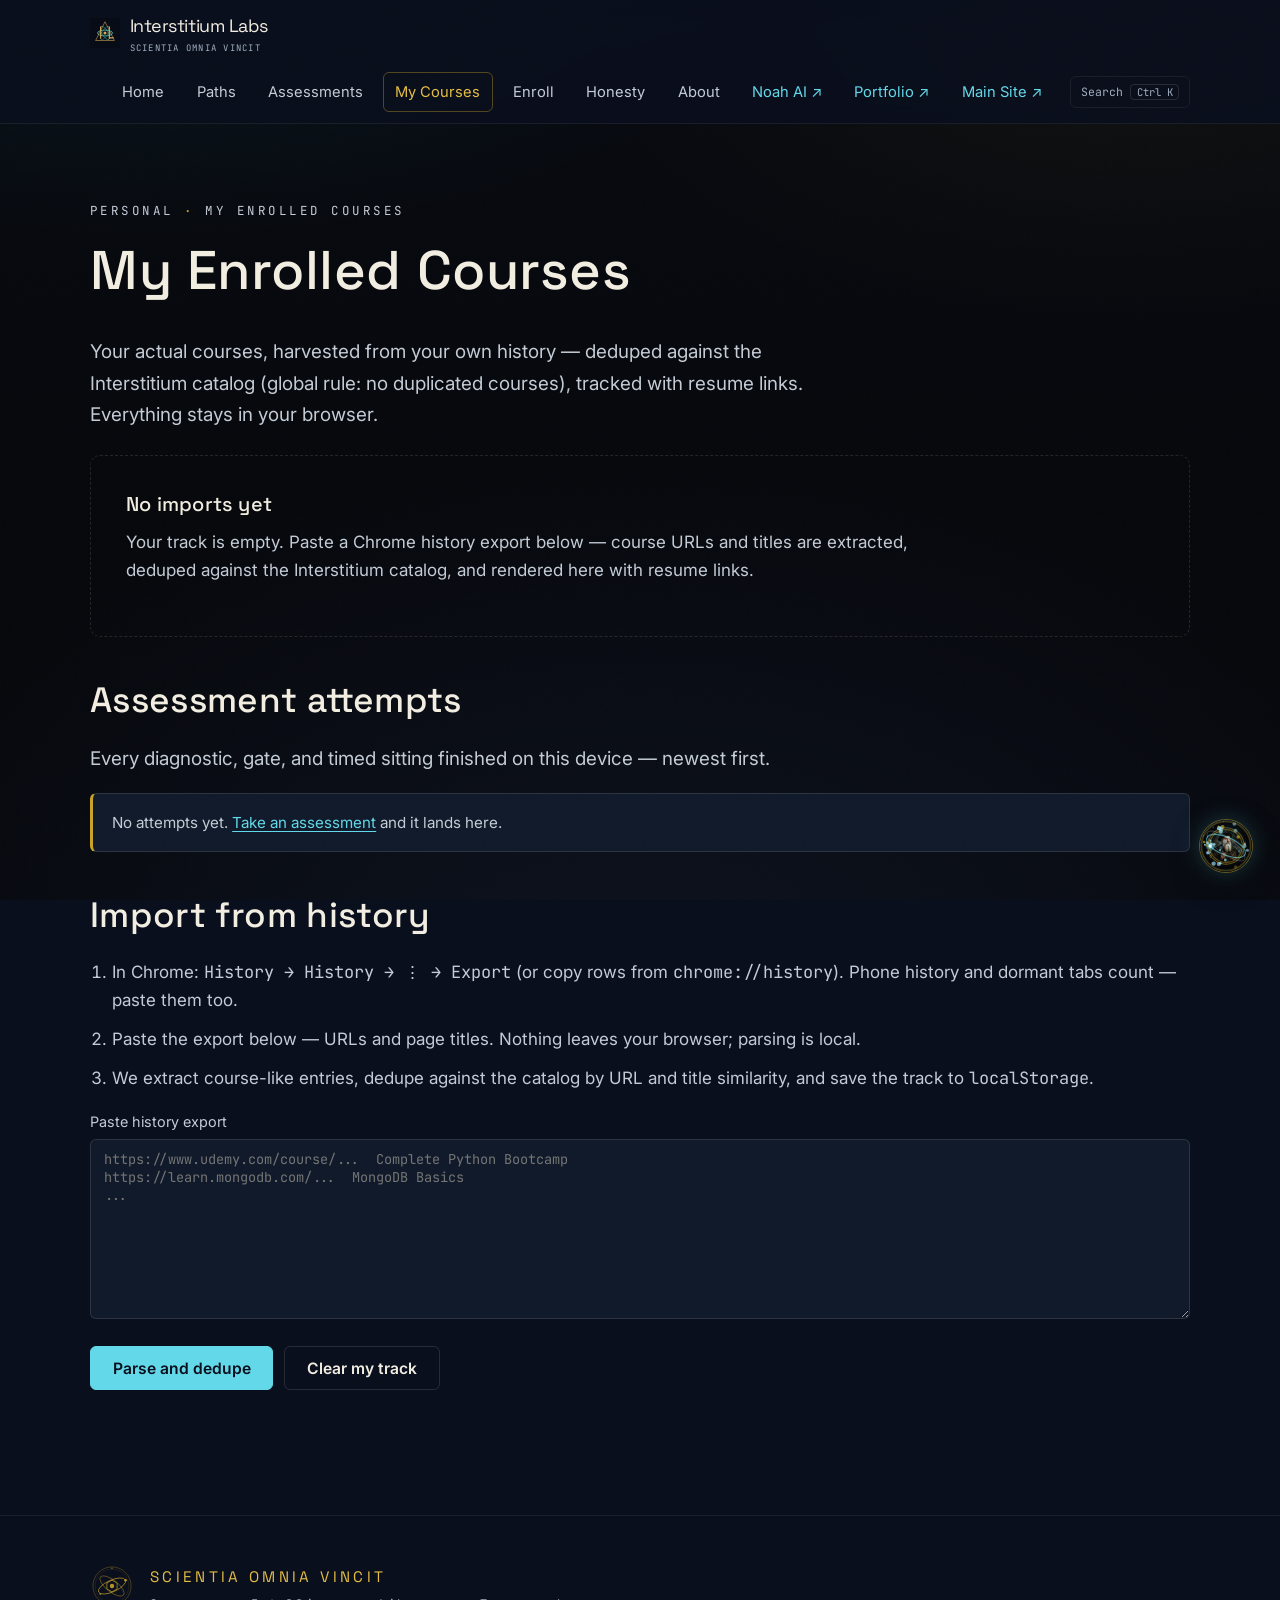
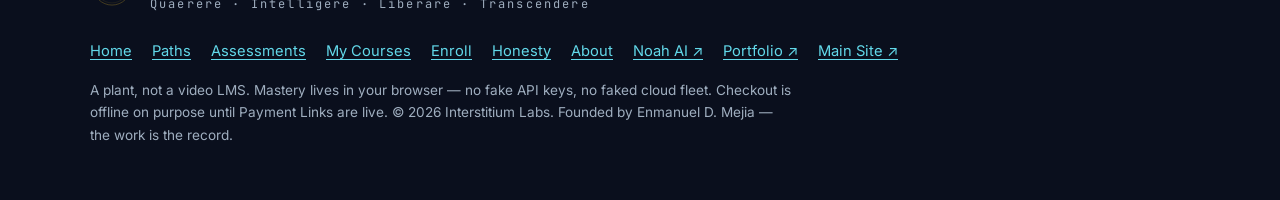
<file: courses.html>
<!DOCTYPE html>
<html lang="en">
<head>
<meta charset="utf-8">
<meta name="viewport" content="width=device-width, initial-scale=1">
<title>My Enrolled Courses — Interstitium Labs</title>
<meta name="description" content="Import your enrolled courses from browser history: paste, dedupe against the catalog, track with resume links.">
<meta property="og:type" content="website">
<meta property="og:site_name" content="Interstitium Labs Learning University">
<meta property="og:url" content="https://learn.interstitiumlabs.dev/courses.html">
<meta property="og:title" content="Interstitium Labs — Learning University">
<meta property="og:description" content="A knowledge operating system. 11 academies, 65 learning paths, 349 modules, adaptive mastery. A plant, not a video LMS.">
<meta property="og:image" content="https://learn.interstitiumlabs.dev/assets/sigil-hero-static.png">
<meta name="twitter:card" content="summary_large_image">
<meta name="twitter:title" content="Interstitium Labs — Learning University">
<meta name="twitter:description" content="11 academies, 65 paths, 349 modules. Structured sittings, adaptive math, Socratic AI tutor.">
<meta name="twitter:image" content="https://learn.interstitiumlabs.dev/assets/sigil-hero-static.png">
<link rel="canonical" href="https://learn.interstitiumlabs.dev/courses.html">

<link rel="icon" href="assets/sigil.svg" type="image/svg+xml">
<link rel="manifest" href="manifest.webmanifest">
<meta name="theme-color" content="#06080c">
<link rel="stylesheet" href="css/il.css">
</head>
<body>
<noscript><div class="noscript-note"><strong>Interstitium Labs</strong> renders its curriculum from local data and needs JavaScript for the full experience. Start here: <a href="paths.html">paths</a> · <a href="assess.html">assessments</a> · <a href="honesty.html">honesty ledger</a>.</div></noscript>
<a class="skip-link" href="#il-main">Skip to main content</a>
<div id="il-header"></div>

<main id="il-main">
  <section class="block" aria-labelledby="mc-h">
    <div class="wrap">
      <p class="eyebrow">Personal <span class="dot">·</span> My enrolled courses</p>
      <h1 id="mc-h">My Enrolled Courses</h1>
      <p class="lede">Your actual courses, harvested from your own history — deduped against the Interstitium catalog (global rule: no duplicated courses), tracked with resume links. Everything stays in your browser.</p>

      <div id="track" style="margin-top:1.6rem"></div>

      <h2 style="margin-top:2.6rem">Assessment attempts</h2>
      <p class="lede">Every diagnostic, gate, and timed sitting finished on this device — newest first.</p>
      <div id="assess-ledger" style="margin-top:1rem"></div>

      <h2 style="margin-top:2.6rem">Import from history</h2>
      <ol class="steps">
        <li>In Chrome: <span style="font-family:var(--mono)">History → History → ⋮ → Export</span> (or copy rows from <span style="font-family:var(--mono)">chrome://history</span>). Phone history and dormant tabs count — paste them too.</li>
        <li>Paste the export below — URLs and page titles. Nothing leaves your browser; parsing is local.</li>
        <li>We extract course-like entries, dedupe against the catalog by URL and title similarity, and save the track to <span style="font-family:var(--mono)">localStorage</span>.</li>
      </ol>
      <form id="import-form" aria-label="Import courses from history">
        <label for="history-paste">Paste history export</label>
        <textarea id="history-paste" placeholder="https://www.udemy.com/course/...  Complete Python Bootcamp&#10;https://learn.mongodb.com/...  MongoDB Basics&#10;..."></textarea>
        <div class="quiz-actions">
          <button class="btn" type="submit">Parse and dedupe</button>
          <button class="btn btn-ghost" type="button" id="clear-track">Clear my track</button>
        </div>
      </form>
      <div id="import-report" role="status" style="margin-top:1rem"></div>
    </div>
  </section>
</main>

<div id="il-footer"></div>

<script src="js/app.js"></script>
<script>
(function () {
  'use strict';
  var KEY = 'il_enrolled_v1';
  var trackEl = document.getElementById('track');
  var report = document.getElementById('import-report');
  var paste = document.getElementById('history-paste');

  function load() {
    try { return JSON.parse(localStorage.getItem(KEY) || '[]'); } catch (e) { return []; }
  }
  function save(list) {
    try { localStorage.setItem(KEY, JSON.stringify(list)); } catch (e) {}
  }

  function platformOf(url) {
    try { return new URL(url).hostname.replace(/^www\./, ''); }
    catch (e) { return ''; }
  }

  /* Extract candidate course entries: lines carrying http(s) URLs, with the
     surrounding text as the title. Heuristic, local, honest about it. */
  function extract(text) {
    var out = [];
    var urlRe = /https?:\/\/[^\s"'<>\])]+/g;
    text.split(/\r?\n/).forEach(function (line) {
      var m = line.match(urlRe);
      if (!m) return;
      m.forEach(function (u) {
        u = u.replace(/[.,;:!?]+$/, '');
        var title = line.replace(urlRe, '').replace(/^\W+|\W+$/g, '').trim();
        if (!title) {
          try {
            var p = new URL(u).pathname.split('/').filter(Boolean).pop() || '';
            title = decodeURIComponent(p).replace(/[-_+]+/g, ' ');
          } catch (e) { title = u; }
        }
        if (title.length > 140) title = title.slice(0, 140) + '…';
        out.push({ title: title, url: u, platform: platformOf(u), addedAt: new Date().toISOString() });
      });
    });
    return out;
  }

  function normTitle(s) {
    return String(s || '').toLowerCase().replace(/[^a-z0-9]+/g, ' ').trim();
  }
  function tokens(s) {
    return normTitle(s).split(' ').filter(function (w) { return w.length > 2; });
  }
  /* Jaccard similarity on title tokens; >= 0.55 counts as the same course. */
  function similar(a, b) {
    var A = tokens(a), B = tokens(b);
    if (!A.length || !B.length) return false;
    var setB = {};
    B.forEach(function (w) { setB[w] = 1; });
    var inter = A.filter(function (w) { return setB[w]; }).length;
    var union = A.length + B.length - inter;
    return union > 0 && inter / union >= 0.55;
  }
  function normUrl(u) {
    return String(u || '').toLowerCase().replace(/^https?:\/\/(www\.)?/, '').replace(/[#?].*$/, '').replace(/\/$/, '');
  }

  /* Dedupe candidates against the catalog (global rule #1) and the track. */
  function dedupe(cands) {
    var kept = [], dupCat = [], dupSelf = [];
    var seen = {};
    var catCourses = [];
    IL.paths().forEach(function (p) {
      catCourses.push({ title: p.title, url: '' });
      (p.modules || []).forEach(function (m) {
        catCourses.push({ title: m.title, url: '' });
        (m.sources || []).forEach(function (s) { if (s.url) catCourses.push({ title: s.name || '', url: s.url }); });
      });
    });
    var track = load();
    cands.forEach(function (c) {
      var nu = normUrl(c.url);
      if (seen[nu]) { dupSelf.push(c); return; }
      var inTrack = track.some(function (t) { return normUrl(t.url) === nu || similar(t.title, c.title); });
      if (inTrack) { dupSelf.push(c); return; }
      var inCat = catCourses.some(function (k) {
        return (k.url && normUrl(k.url) === nu) || (k.title && similar(k.title, c.title));
      });
      if (inCat) { dupCat.push(c); return; }
      seen[nu] = 1;
      kept.push(c);
    });
    return { kept: kept, dupCat: dupCat, dupSelf: dupSelf };
  }

  function renderTrack() {
    var list = load();
    trackEl.innerHTML = '';
    if (!list.length) {
      trackEl.innerHTML = '<div class="empty-state"><h3>No imports yet</h3>' +
        '<p>Your track is empty. Paste a Chrome history export below — course URLs and titles are extracted, ' +
        'deduped against the Interstitium catalog, and rendered here with resume links.</p></div>';
      return;
    }
    var grid = IL.el('div', { 'class': 'grid grid-3' });
    list.forEach(function (c, i) {
      var card = IL.el('article', { 'class': 'card' });
      card.innerHTML =
        '<div class="code">' + IL.esc(c.platform || 'external') + '</div>' +
        '<h3>' + IL.esc(c.title) + '</h3>' +
        '<div class="meta"><span>added ' + IL.esc((c.addedAt || '').slice(0, 10)) + '</span></div>' +
        '<p style="margin-top:0.8rem"><a class="btn btn-sm btn-ghost" href="' + IL.esc(c.url) + '" rel="noopener">Resume course</a> ' +
        '<button class="btn btn-sm btn-ghost" type="button" data-rm="' + i + '">Remove</button></p>';
      grid.appendChild(card);
    });
    trackEl.appendChild(grid);
    trackEl.querySelectorAll('[data-rm]').forEach(function (b) {
      b.addEventListener('click', function () {
        var l = load();
        l.splice(Number(b.dataset.rm), 1);
        save(l); renderTrack();
      });
    });
  }

  document.getElementById('import-form').addEventListener('submit', function (e) {
    e.preventDefault();
    var text = paste.value;
    report.innerHTML = '';
    if (!text.trim()) {
      report.innerHTML = '<div class="notice"><strong>Nothing pasted.</strong> Paste a history export first.</div>';
      return;
    }
    var cands = extract(text);
    if (!cands.length) {
      report.innerHTML = '<div class="notice"><strong>No URLs found.</strong> The paste contained no http(s) links.</div>';
      return;
    }
    var r = dedupe(cands);
    var track = load().concat(r.kept);
    save(track);
    renderTrack();
    var html = '<div class="notice cyan"><strong>Import complete.</strong> ' +
      r.kept.length + ' new, ' + r.dupCat.length + ' already in the Interstitium catalog (skipped — no duplicates), ' +
      r.dupSelf.length + ' already on your track (skipped).</div>';
    if (r.dupCat.length) {
      html += '<p style="color:var(--ink-faint);font-size:0.9rem">Skipped as catalog duplicates: ' +
        r.dupCat.slice(0, 8).map(function (c) { return IL.esc(c.title); }).join('; ') +
        (r.dupCat.length > 8 ? ' …and ' + (r.dupCat.length - 8) + ' more' : '') + '</p>';
    }
    report.innerHTML = html;
    paste.value = '';
  });

  /* On-brand confirm dialog (focus-trapped, Escape-aware, returns focus) —
     never the native confirm(). Same pattern as the assessment center. */
  function ilConfirm(title, message, okLabel) {
    return new Promise(function (resolve) {
      var done = false;
      var opener = document.activeElement;
      function close(val) {
        if (done) return;
        done = true;
        document.removeEventListener('keydown', onKey, true);
        if (bd.parentNode) bd.parentNode.removeChild(bd);
        if (opener && opener.focus) { try { opener.focus(); } catch (e) {} }
        resolve(val);
      }
      var bd = IL.el('div', { 'class': 'il-dialog-backdrop' });
      var dlg = IL.el('div', { 'class': 'il-dialog', role: 'alertdialog', 'aria-modal': 'true', 'aria-label': title });
      dlg.innerHTML = '<h3>' + IL.esc(title) + '</h3><p>' + IL.esc(message) + '</p>';
      var row = IL.el('div', { 'class': 'row' });
      var cancel = IL.el('button', { 'class': 'btn btn-sm btn-ghost', type: 'button', text: 'Keep courses' });
      var ok = IL.el('button', { 'class': 'btn btn-sm', type: 'button', text: okLabel || 'Clear' });
      cancel.addEventListener('click', function () { close(false); });
      ok.addEventListener('click', function () { close(true); });
      bd.addEventListener('click', function (e) { if (e.target === bd) close(false); });
      function onKey(e) {
        if (e.key === 'Escape') { e.stopPropagation(); close(false); return; }
        if (e.key === 'Enter' && document.activeElement !== cancel) { e.stopPropagation(); close(true); return; }
        if (e.key === 'Tab') {
          e.preventDefault(); e.stopPropagation();
          var btns = [cancel, ok];
          var i = btns.indexOf(document.activeElement);
          var n = e.shiftKey ? (i <= 0 ? btns.length - 1 : i - 1) : (i === -1 || i === btns.length - 1 ? 0 : i + 1);
          btns[n].focus();
        }
      }
      document.addEventListener('keydown', onKey, true);
      row.appendChild(cancel); row.appendChild(ok);
      dlg.appendChild(row); bd.appendChild(dlg);
      document.body.appendChild(bd);
      ok.focus();
    });
  }

  document.getElementById('clear-track').addEventListener('click', function () {
    if (!load().length) return;
    ilConfirm('Clear your track?', 'Remove all imported courses from this browser? This cannot be undone.', 'Clear track')
      .then(function (ok) {
        if (!ok) return;
        save([]); renderTrack();
        report.innerHTML = '<div class="notice">Track cleared.</div>';
      });
  });

  renderTrack();

  /* ---------- assessment attempts ledger ---------- */
  (function () {
    var host = document.getElementById('assess-ledger');
    if (!host) return;
    function e2(x) { return String(x == null ? '' : x).replace(/[&<>"]/g, function (c) {
      return { '&': '&amp;', '<': '&lt;', '>': '&gt;', '"': '&quot;' }[c]; }); }
    var hist = [];
    try { hist = JSON.parse(localStorage.getItem('il_assess_history_v1') || '[]'); } catch (e) {}
    if (!hist.length) {
      host.innerHTML = '<div class="notice">No attempts yet. <a href="assess.html">Take an assessment</a> and it lands here.</div>';
      return;
    }
    var rows = hist.slice().reverse().map(function (h) {
      var when = '';
      try { when = new Date(h.at || Date.now()).toLocaleDateString('en-US', { month: 'short', day: 'numeric', year: 'numeric' }); } catch (e) {}
      var cls = h.passed ? 'pass' : 'fail';
      return '<tr><td>' + e2(h.title) + '</td><td>' + e2(h.kind || '') + '</td>' +
        '<td><strong class="' + cls + '">' + e2(h.pct) + '%</strong></td>' +
        '<td>' + e2(h.correct) + '/' + e2(h.total) + '</td>' +
        '<td class="date">' + e2(when) + '</td></tr>';
    }).join('');
    host.innerHTML = '<table class="ledger"><thead><tr><th scope="col">Assessment</th><th scope="col">Kind</th>' +
      '<th scope="col">Score</th><th scope="col">Correct</th><th scope="col">Date</th></tr></thead>' +
      '<tbody>' + rows + '</tbody></table>';
  })();
})();
</script>
<script src="js/noah.js"></script>
</body>
</html>
</file>
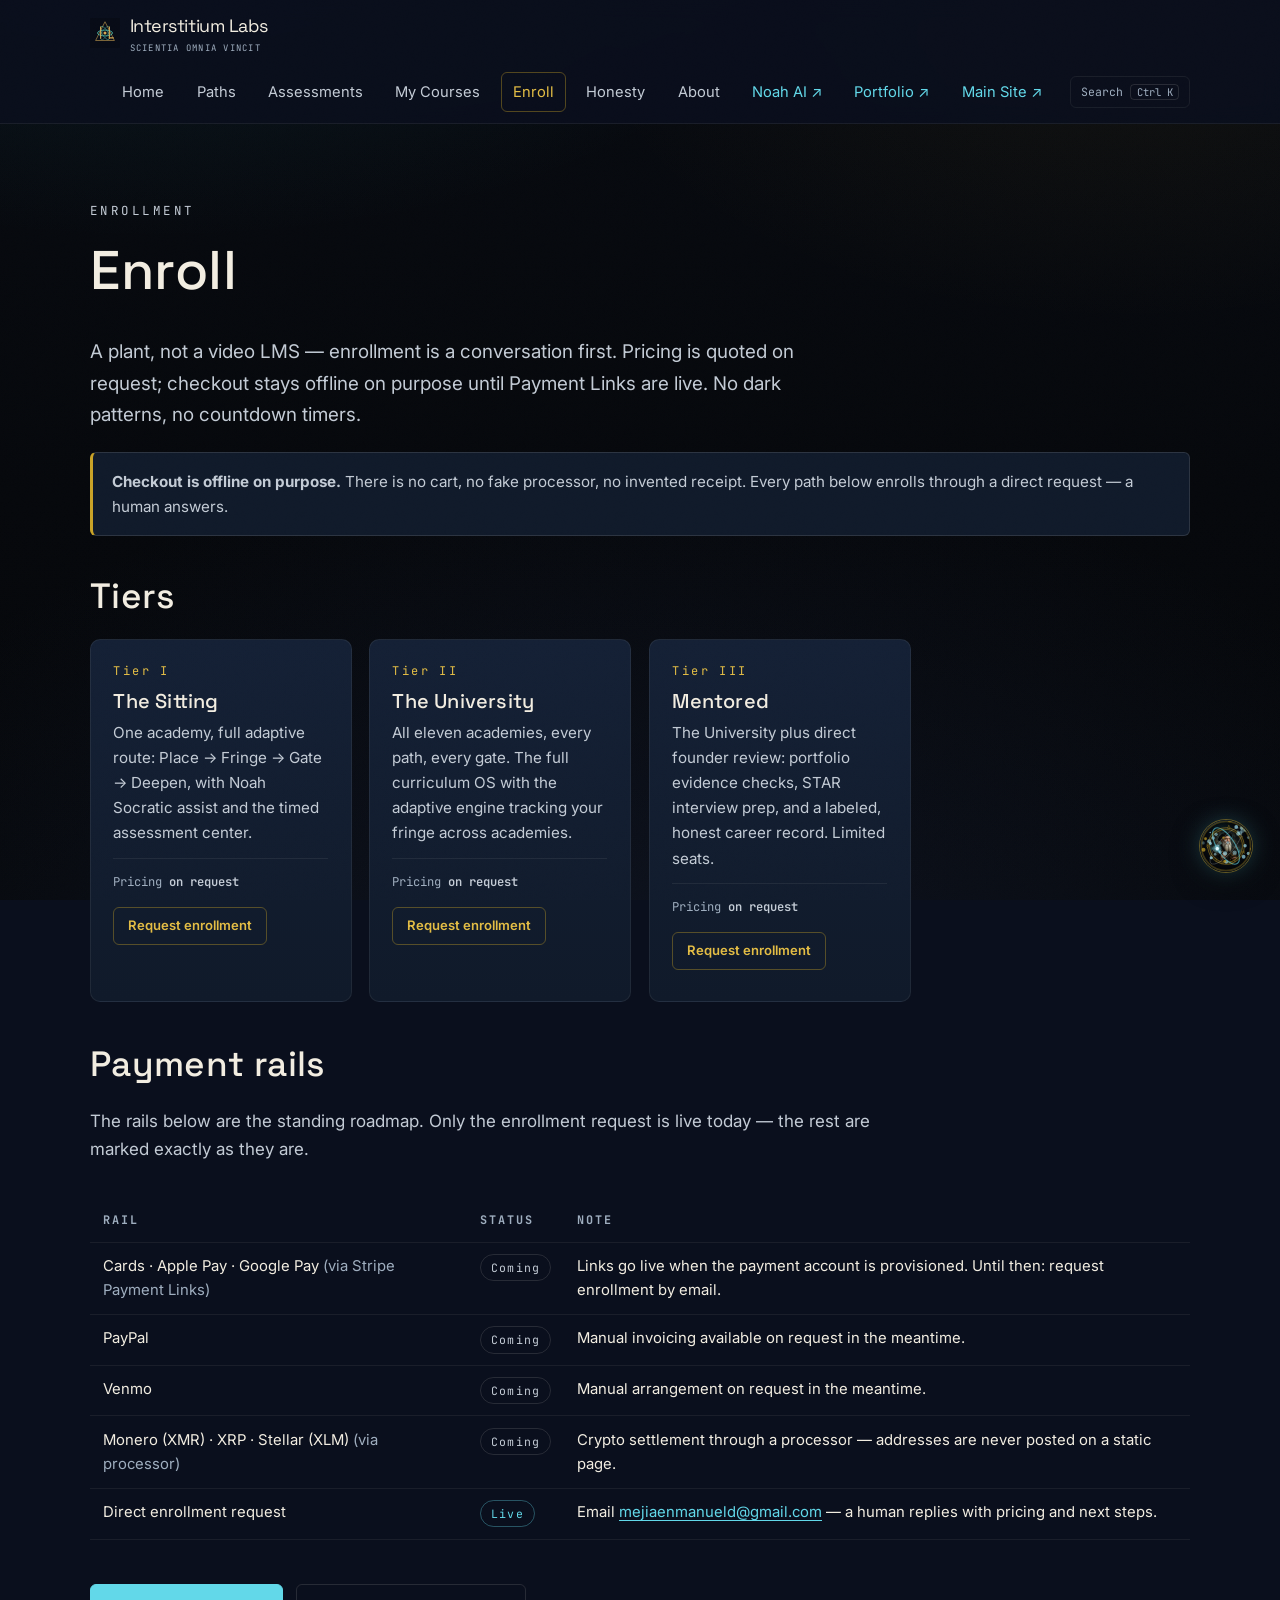
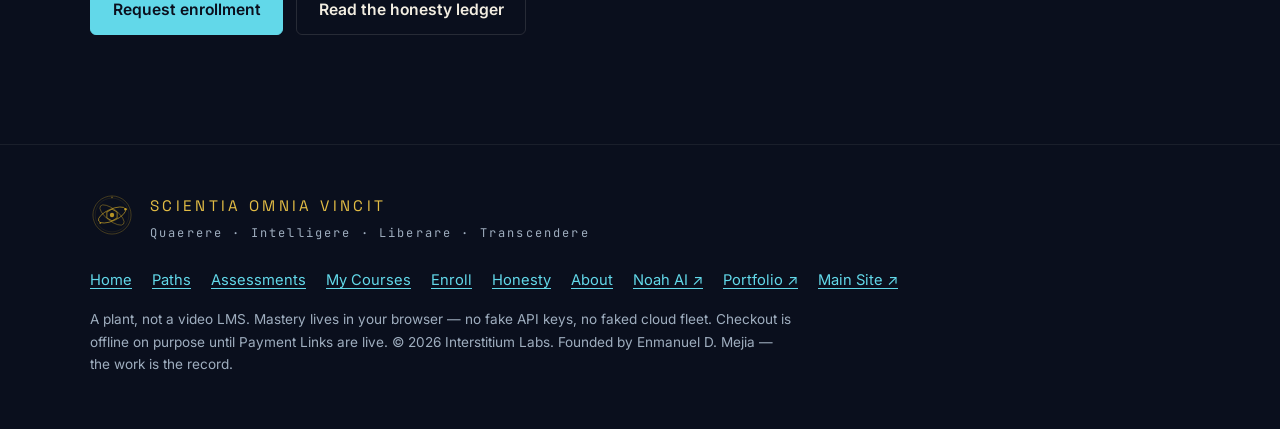
<file: enroll.html>
<!DOCTYPE html>
<html lang="en">
<head>
<meta charset="utf-8">
<meta name="viewport" content="width=device-width, initial-scale=1">
<title>Enroll — Interstitium Labs</title>
<meta name="description" content="Enroll in Interstitium Labs. Tiers, payment rails, and the honest state of checkout: offline on purpose until Payment Links are live.">
<meta property="og:type" content="website">
<meta property="og:site_name" content="Interstitium Labs Learning University">
<meta property="og:url" content="https://learn.interstitiumlabs.dev/enroll.html">
<meta property="og:title" content="Interstitium Labs — Learning University">
<meta property="og:description" content="A knowledge operating system. 11 academies, 65 learning paths, 349 modules, adaptive mastery. A plant, not a video LMS.">
<meta property="og:image" content="https://learn.interstitiumlabs.dev/assets/sigil-hero-static.png">
<meta name="twitter:card" content="summary_large_image">
<meta name="twitter:title" content="Interstitium Labs — Learning University">
<meta name="twitter:description" content="11 academies, 65 paths, 349 modules. Structured sittings, adaptive math, Socratic AI tutor.">
<meta name="twitter:image" content="https://learn.interstitiumlabs.dev/assets/sigil-hero-static.png">
<link rel="canonical" href="https://learn.interstitiumlabs.dev/enroll.html">

<link rel="icon" href="assets/sigil.svg" type="image/svg+xml">
<link rel="manifest" href="manifest.webmanifest">
<meta name="theme-color" content="#06080c">
<link rel="stylesheet" href="css/il.css">
</head>
<body>
<noscript><div class="noscript-note"><strong>Interstitium Labs</strong> renders its curriculum from local data and needs JavaScript for the full experience. Start here: <a href="paths.html">paths</a> · <a href="assess.html">assessments</a> · <a href="honesty.html">honesty ledger</a>.</div></noscript>
<a class="skip-link" href="#il-main">Skip to main content</a>
<div id="il-header"></div>

<main id="il-main">
  <section class="block" aria-labelledby="en-h">
    <div class="wrap">
      <p class="eyebrow">Enrollment</p>
      <h1 id="en-h">Enroll</h1>
      <p class="lede">A plant, not a video LMS — enrollment is a conversation first. Pricing is quoted on request; checkout stays offline on purpose until Payment Links are live. No dark patterns, no countdown timers.</p>

      <div class="notice" style="margin-top:1.4rem">
        <strong>Checkout is offline on purpose.</strong> There is no cart, no fake processor, no invented receipt.
        Every path below enrolls through a direct request — a human answers.
      </div>

      <h2 style="margin-top:2.4rem">Tiers</h2>
      <div class="grid grid-3" style="margin-top:1.2rem">
        <article class="card">
          <div class="code">Tier I</div>
          <h3>The Sitting</h3>
          <p>One academy, full adaptive route: Place → Fringe → Gate → Deepen, with Noah Socratic assist and the timed assessment center.</p>
          <div class="meta"><span>Pricing <b>on request</b></span></div>
          <p style="margin-top:0.9rem"><a class="btn btn-sm btn-gold" href="mailto:mejiaenmanueld@gmail.com?subject=Enrollment%20request%20—%20Tier%20I%20The%20Sitting">Request enrollment</a></p>
        </article>
        <article class="card">
          <div class="code">Tier II</div>
          <h3>The University</h3>
          <p>All eleven academies, every path, every gate. The full curriculum OS with the adaptive engine tracking your fringe across academies.</p>
          <div class="meta"><span>Pricing <b>on request</b></span></div>
          <p style="margin-top:0.9rem"><a class="btn btn-sm btn-gold" href="mailto:mejiaenmanueld@gmail.com?subject=Enrollment%20request%20—%20Tier%20II%20The%20University">Request enrollment</a></p>
        </article>
        <article class="card">
          <div class="code">Tier III</div>
          <h3>Mentored</h3>
          <p>The University plus direct founder review: portfolio evidence checks, STAR interview prep, and a labeled, honest career record. Limited seats.</p>
          <div class="meta"><span>Pricing <b>on request</b></span></div>
          <p style="margin-top:0.9rem"><a class="btn btn-sm btn-gold" href="mailto:mejiaenmanueld@gmail.com?subject=Enrollment%20request%20—%20Tier%20III%20Mentored">Request enrollment</a></p>
        </article>
      </div>

      <h2 style="margin-top:2.6rem">Payment rails</h2>
      <p style="color:var(--ink-dim)">The rails below are the standing roadmap. Only the enrollment request is live today — the rest are marked exactly as they are.</p>
      <div class="table-scroll"><table class="ledger" aria-label="Payment rails and their status">
        <thead><tr><th scope="col">Rail</th><th scope="col">Status</th><th scope="col">Note</th></tr></thead>
        <tbody>
          <tr>
            <td>Cards · Apple Pay · Google Pay <span style="color:var(--ink-faint)">(via Stripe Payment Links)</span></td>
            <td><span class="pill soon">Coming</span></td>
            <td>Links go live when the payment account is provisioned. Until then: request enrollment by email.</td>
          </tr>
          <tr>
            <td>PayPal</td>
            <td><span class="pill soon">Coming</span></td>
            <td>Manual invoicing available on request in the meantime.</td>
          </tr>
          <tr>
            <td>Venmo</td>
            <td><span class="pill soon">Coming</span></td>
            <td>Manual arrangement on request in the meantime.</td>
          </tr>
          <tr>
            <td>Monero (XMR) · XRP · Stellar (XLM) <span style="color:var(--ink-faint)">(via processor)</span></td>
            <td><span class="pill soon">Coming</span></td>
            <td>Crypto settlement through a processor — addresses are never posted on a static page.</td>
          </tr>
          <tr>
            <td>Direct enrollment request</td>
            <td><span class="pill live">Live</span></td>
            <td>Email <a href="mailto:mejiaenmanueld@gmail.com">mejiaenmanueld@gmail.com</a> — a human replies with pricing and next steps.</td>
          </tr>
        </tbody>
      </table></div>

      <div class="hero-cta-row" style="margin-top:1.6rem">
        <a class="btn" href="mailto:mejiaenmanueld@gmail.com?subject=Enrollment%20request%20—%20Interstitium%20Labs">Request enrollment</a>
        <a class="btn btn-ghost" href="honesty.html">Read the honesty ledger</a>
      </div>
    </div>
  </section>
</main>

<div id="il-footer"></div>

<script src="js/app.js"></script>
<script src="js/noah.js"></script>
</body>
</html>
</file>
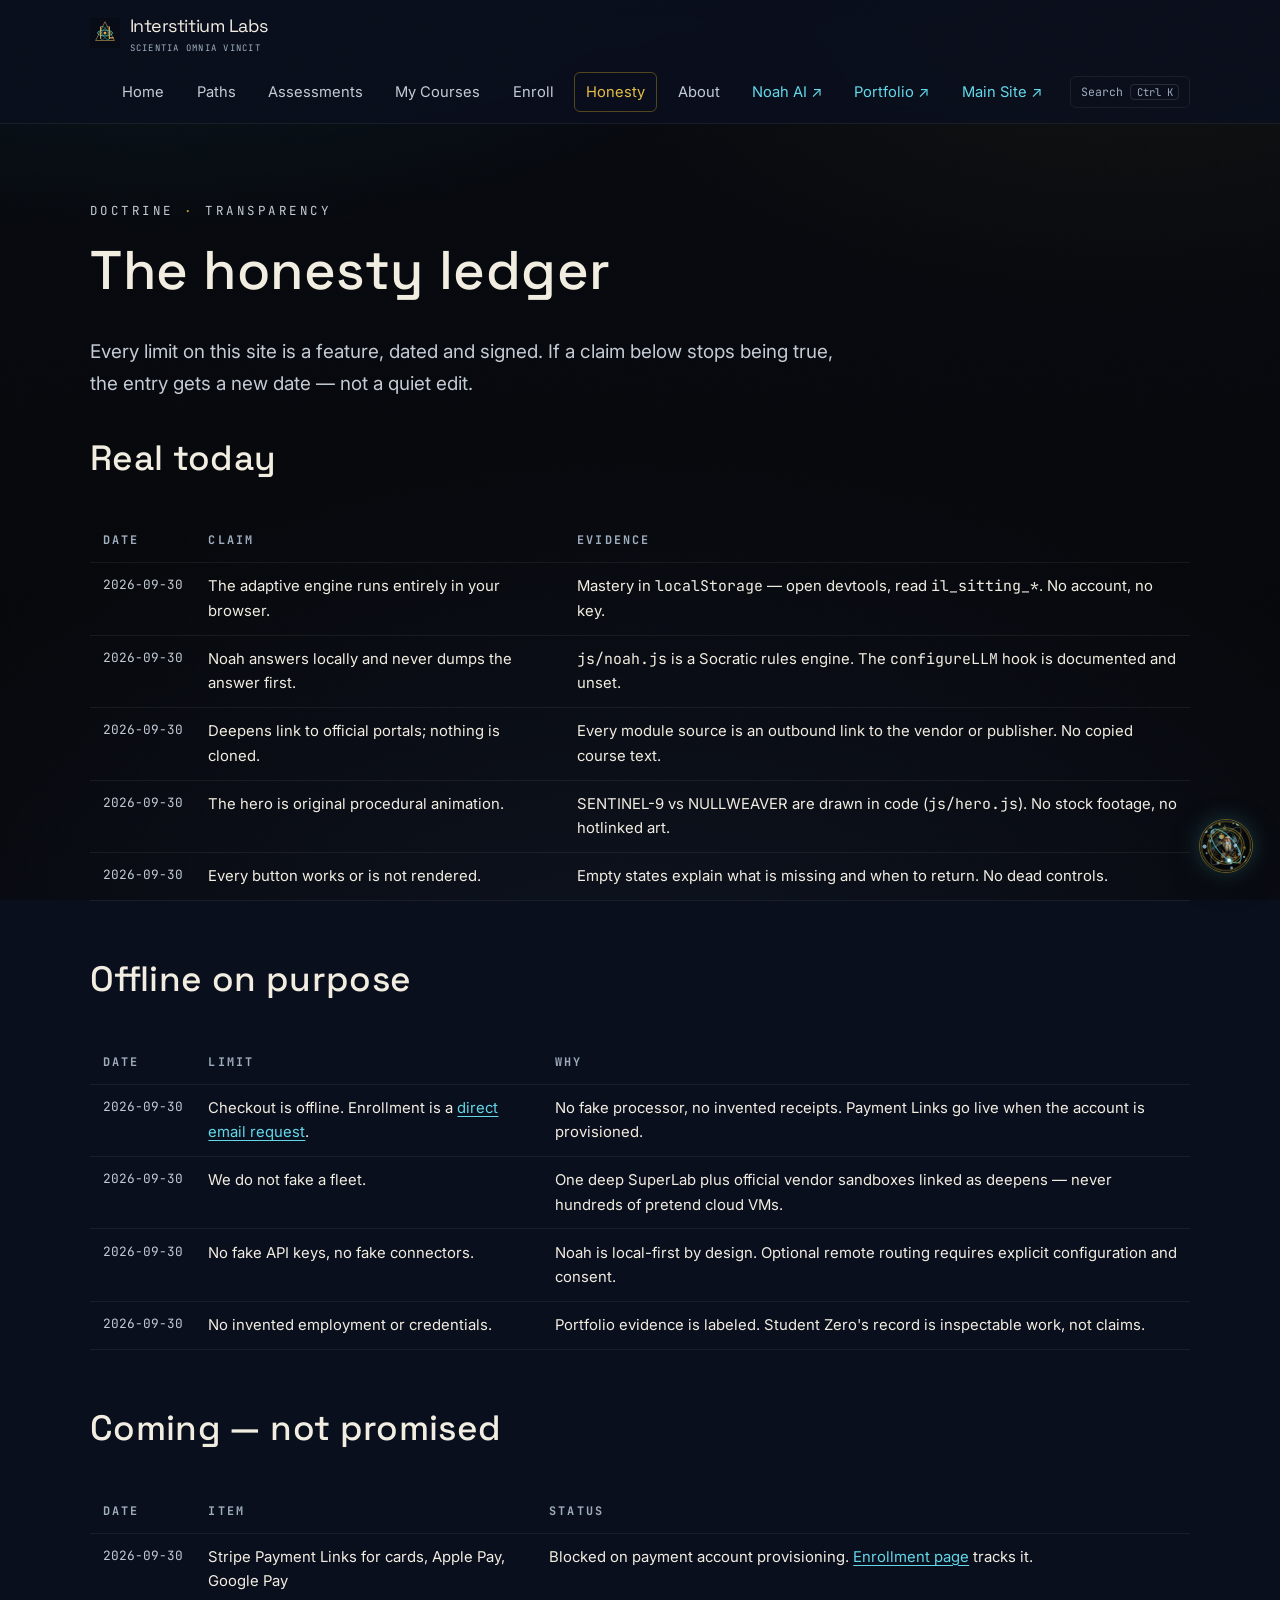
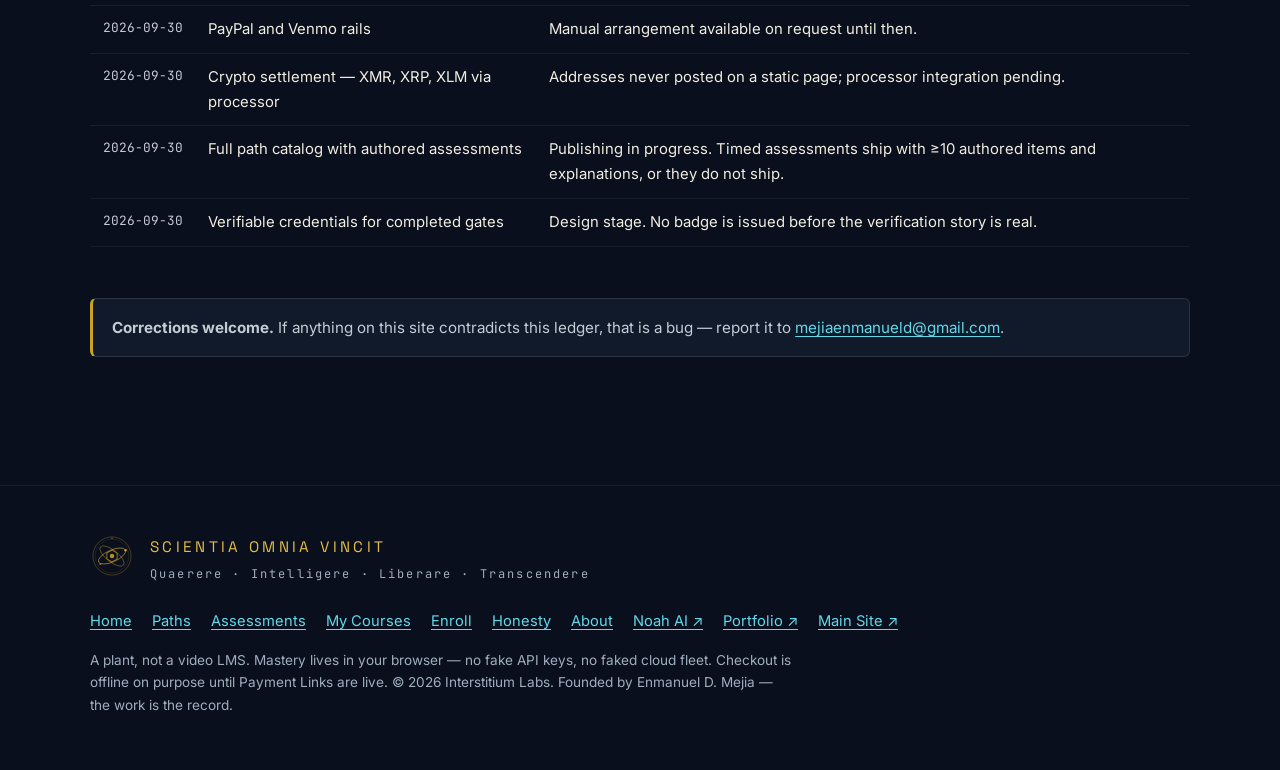
<file: honesty.html>
<!DOCTYPE html>
<html lang="en">
<head>
<meta charset="utf-8">
<meta name="viewport" content="width=device-width, initial-scale=1">
<title>Honesty Ledger — Interstitium Labs</title>
<meta name="description" content="The Interstitium Labs transparency ledger: what is real today, what is offline on purpose, and what is coming — dated entries.">
<meta property="og:type" content="website">
<meta property="og:site_name" content="Interstitium Labs Learning University">
<meta property="og:url" content="https://learn.interstitiumlabs.dev/honesty.html">
<meta property="og:title" content="Interstitium Labs — Learning University">
<meta property="og:description" content="A knowledge operating system. 11 academies, 65 learning paths, 349 modules, adaptive mastery. A plant, not a video LMS.">
<meta property="og:image" content="https://learn.interstitiumlabs.dev/assets/sigil-hero-static.png">
<meta name="twitter:card" content="summary_large_image">
<meta name="twitter:title" content="Interstitium Labs — Learning University">
<meta name="twitter:description" content="11 academies, 65 paths, 349 modules. Structured sittings, adaptive math, Socratic AI tutor.">
<meta name="twitter:image" content="https://learn.interstitiumlabs.dev/assets/sigil-hero-static.png">
<link rel="canonical" href="https://learn.interstitiumlabs.dev/honesty.html">

<link rel="icon" href="assets/sigil.svg" type="image/svg+xml">
<link rel="manifest" href="manifest.webmanifest">
<meta name="theme-color" content="#06080c">
<link rel="stylesheet" href="css/il.css">
</head>
<body>
<noscript><div class="noscript-note"><strong>Interstitium Labs</strong> renders its curriculum from local data and needs JavaScript for the full experience. Start here: <a href="paths.html">paths</a> · <a href="assess.html">assessments</a> · <a href="honesty.html">honesty ledger</a>.</div></noscript>
<a class="skip-link" href="#il-main">Skip to main content</a>
<div id="il-header"></div>

<main id="il-main">
  <section class="block" aria-labelledby="hl-h">
    <div class="wrap">
      <p class="eyebrow">Doctrine <span class="dot">·</span> Transparency</p>
      <h1 id="hl-h">The honesty ledger</h1>
      <p class="lede">Every limit on this site is a feature, dated and signed. If a claim below stops being true, the entry gets a new date — not a quiet edit.</p>

      <h2 style="margin-top:2.4rem">Real today</h2>
      <div class="table-scroll"><table class="ledger" aria-label="What is real today">
        <thead><tr><th scope="col">Date</th><th scope="col">Claim</th><th scope="col">Evidence</th></tr></thead>
        <tbody>
          <tr class="entry-real">
            <td class="date">2026-09-30</td>
            <td>The adaptive engine runs entirely in your browser.</td>
            <td>Mastery in <span style="font-family:var(--mono)">localStorage</span> — open devtools, read <span style="font-family:var(--mono)">il_sitting_*</span>. No account, no key.</td>
          </tr>
          <tr class="entry-real">
            <td class="date">2026-09-30</td>
            <td>Noah answers locally and never dumps the answer first.</td>
            <td><span style="font-family:var(--mono)">js/noah.js</span> is a Socratic rules engine. The <span style="font-family:var(--mono)">configureLLM</span> hook is documented and unset.</td>
          </tr>
          <tr class="entry-real">
            <td class="date">2026-09-30</td>
            <td>Deepens link to official portals; nothing is cloned.</td>
            <td>Every module source is an outbound link to the vendor or publisher. No copied course text.</td>
          </tr>
          <tr class="entry-real">
            <td class="date">2026-09-30</td>
            <td>The hero is original procedural animation.</td>
            <td>SENTINEL-9 vs NULLWEAVER are drawn in code (<span style="font-family:var(--mono)">js/hero.js</span>). No stock footage, no hotlinked art.</td>
          </tr>
          <tr class="entry-real">
            <td class="date">2026-09-30</td>
            <td>Every button works or is not rendered.</td>
            <td>Empty states explain what is missing and when to return. No dead controls.</td>
          </tr>
        </tbody>
      </table></div>

      <h2 style="margin-top:2.4rem">Offline on purpose</h2>
      <div class="table-scroll"><table class="ledger" aria-label="What is offline on purpose">
        <thead><tr><th scope="col">Date</th><th scope="col">Limit</th><th scope="col">Why</th></tr></thead>
        <tbody>
          <tr class="entry-off">
            <td class="date">2026-09-30</td>
            <td>Checkout is offline. Enrollment is a <a href="mailto:mejiaenmanueld@gmail.com?subject=Enrollment%20request%20—%20Interstitium%20Labs">direct email request</a>.</td>
            <td>No fake processor, no invented receipts. Payment Links go live when the account is provisioned.</td>
          </tr>
          <tr class="entry-off">
            <td class="date">2026-09-30</td>
            <td>We do not fake a fleet.</td>
            <td>One deep SuperLab plus official vendor sandboxes linked as deepens — never hundreds of pretend cloud VMs.</td>
          </tr>
          <tr class="entry-off">
            <td class="date">2026-09-30</td>
            <td>No fake API keys, no fake connectors.</td>
            <td>Noah is local-first by design. Optional remote routing requires explicit configuration and consent.</td>
          </tr>
          <tr class="entry-off">
            <td class="date">2026-09-30</td>
            <td>No invented employment or credentials.</td>
            <td>Portfolio evidence is labeled. Student Zero's record is inspectable work, not claims.</td>
          </tr>
        </tbody>
      </table></div>

      <h2 style="margin-top:2.4rem">Coming — not promised</h2>
      <div class="table-scroll"><table class="ledger" aria-label="What is coming">
        <thead><tr><th scope="col">Date</th><th scope="col">Item</th><th scope="col">Status</th></tr></thead>
        <tbody>
          <tr class="entry-soon">
            <td class="date">2026-09-30</td>
            <td>Stripe Payment Links for cards, Apple Pay, Google Pay</td>
            <td>Blocked on payment account provisioning. <a href="enroll.html">Enrollment page</a> tracks it.</td>
          </tr>
          <tr class="entry-soon">
            <td class="date">2026-09-30</td>
            <td>PayPal and Venmo rails</td>
            <td>Manual arrangement available on request until then.</td>
          </tr>
          <tr class="entry-soon">
            <td class="date">2026-09-30</td>
            <td>Crypto settlement — XMR, XRP, XLM via processor</td>
            <td>Addresses never posted on a static page; processor integration pending.</td>
          </tr>
          <tr class="entry-soon">
            <td class="date">2026-09-30</td>
            <td>Full path catalog with authored assessments</td>
            <td>Publishing in progress. Timed assessments ship with ≥10 authored items and explanations, or they do not ship.</td>
          </tr>
          <tr class="entry-soon">
            <td class="date">2026-09-30</td>
            <td>Verifiable credentials for completed gates</td>
            <td>Design stage. No badge is issued before the verification story is real.</td>
          </tr>
        </tbody>
      </table></div>

      <div class="notice" style="margin-top:2rem">
        <strong>Corrections welcome.</strong> If anything on this site contradicts this ledger, that is a bug —
        report it to <a href="mailto:mejiaenmanueld@gmail.com?subject=Honesty%20ledger%20correction">mejiaenmanueld@gmail.com</a>.
      </div>
    </div>
  </section>
</main>

<div id="il-footer"></div>

<script src="js/app.js"></script>
<script src="js/noah.js"></script>
</body>
</html>
</file>
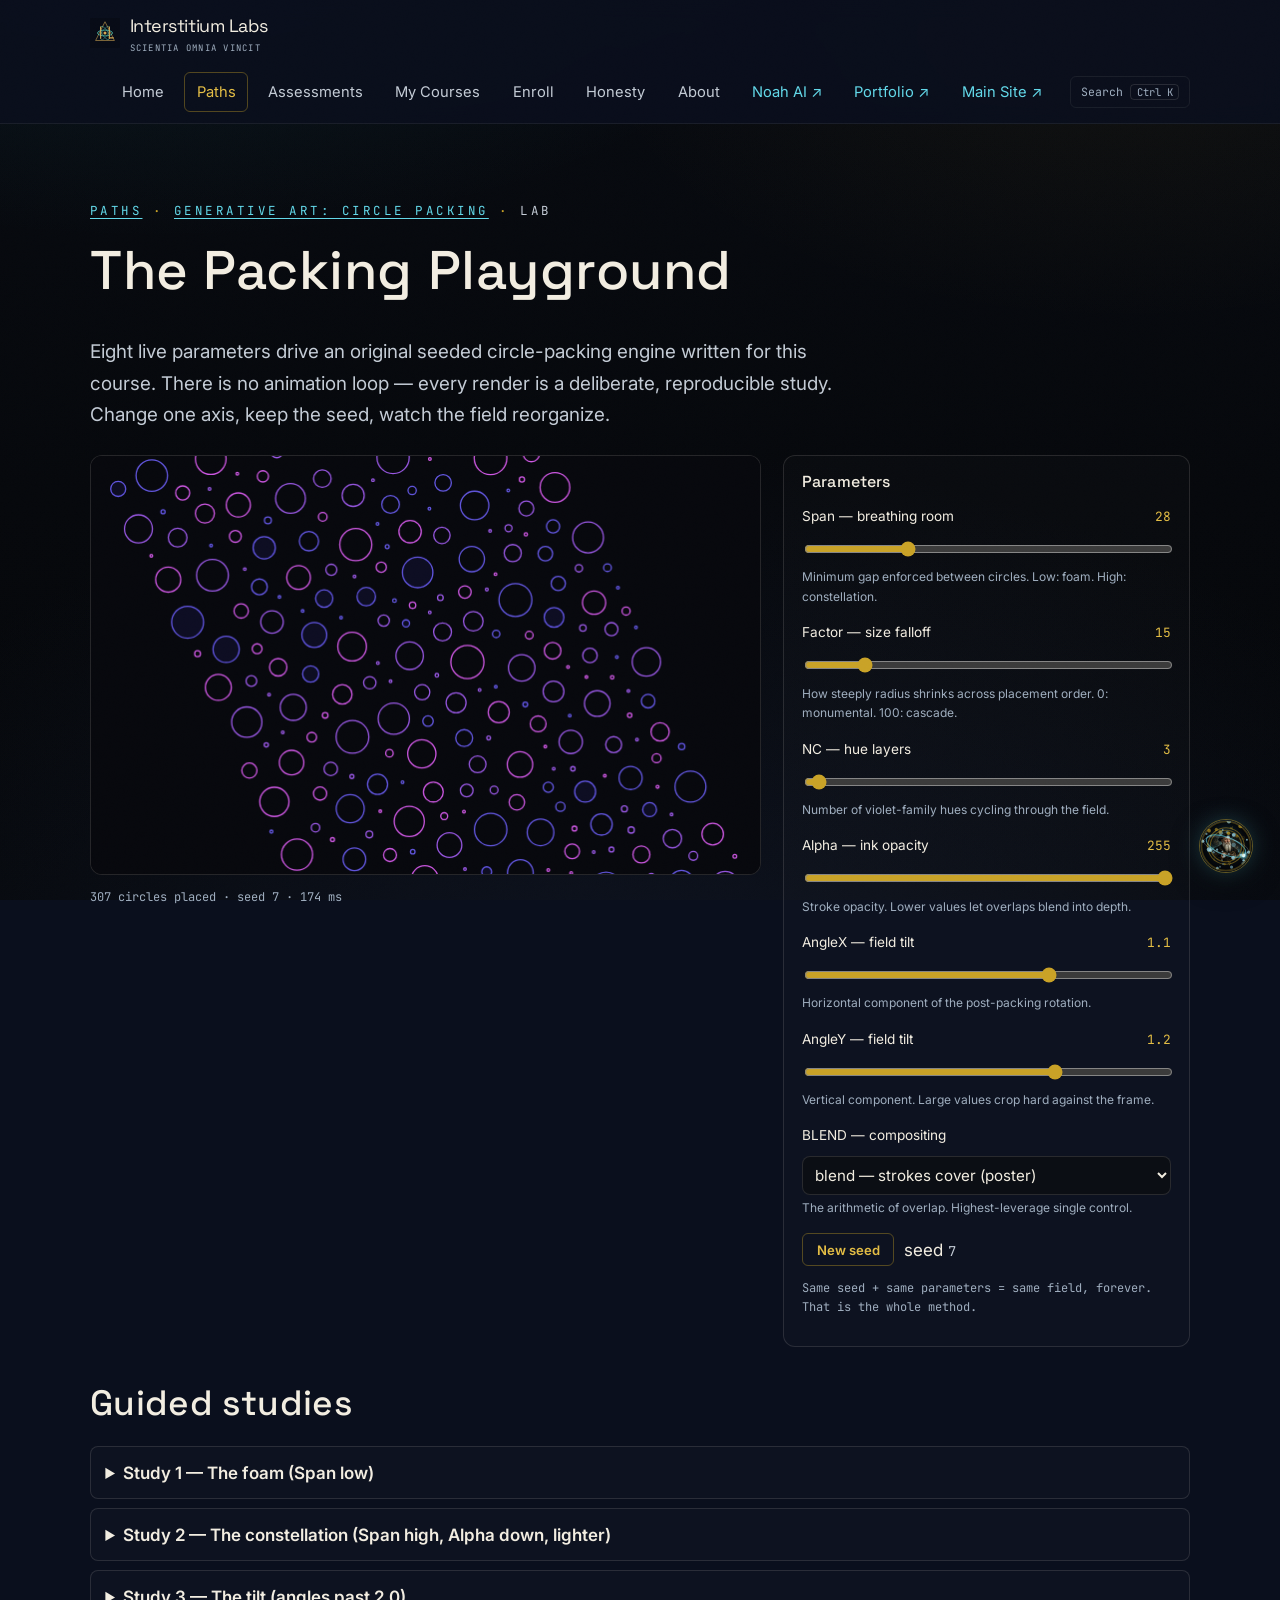
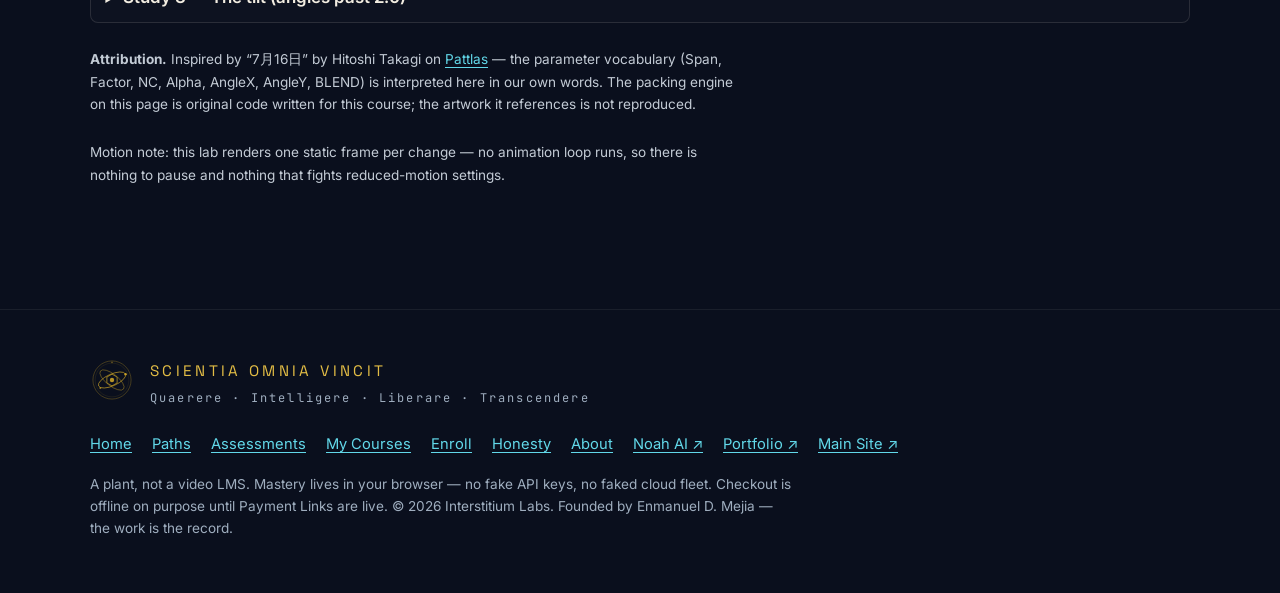
<file: lab-generative-packing.html>
<!DOCTYPE html>
<html lang="en">
<head>
<meta charset="utf-8">
<meta name="viewport" content="width=device-width, initial-scale=1">
<title>Packing Playground — Generative Art: Circle Packing — Interstitium Labs</title>
<meta name="description" content="Interactive circle-packing laboratory: eight live parameters (Span, Factor, NC, Alpha, AngleX, AngleY, BLEND, seed) driving an original seeded packing engine. Part of the Generative Art: Circle Packing course.">
<meta property="og:type" content="website">
<meta property="og:site_name" content="Interstitium Labs Learning University">
<meta property="og:url" content="https://learn.interstitiumlabs.dev/lab-generative-packing.html">
<meta property="og:title" content="Packing Playground — Generative Art: Circle Packing">
<meta property="og:description" content="Eight live parameters drive an original seeded circle-packing engine. No animation loop — every render is a deliberate, reproducible study.">
<meta property="og:image" content="https://learn.interstitiumlabs.dev/assets/sigil-hero-static.png">
<meta name="twitter:card" content="summary_large_image">
<meta name="twitter:title" content="Packing Playground — Generative Art: Circle Packing">
<meta name="twitter:description" content="Eight live parameters, one original packing engine, reproducible seeds.">
<meta name="twitter:image" content="https://learn.interstitiumlabs.dev/assets/sigil-hero-static.png">
<link rel="canonical" href="https://learn.interstitiumlabs.dev/lab-generative-packing.html">
<link rel="icon" href="assets/sigil.svg" type="image/svg+xml">
<link rel="manifest" href="manifest.webmanifest">
<meta name="theme-color" content="#06080c">
<link rel="stylesheet" href="css/il.css">
<style>
.lab-grid{display:grid;grid-template-columns:1fr;gap:1.4rem;margin-top:1.6rem}
@media(min-width:960px){.lab-grid{grid-template-columns:minmax(0,1.65fr) minmax(260px,1fr)}}
#pack-canvas{display:block;width:100%;aspect-ratio:16/10;border:1px solid var(--line);border-radius:12px;background:#07080d;touch-action:manipulation}
.ctrl{background:rgba(255,255,255,0.015);border:1px solid var(--line);border-radius:12px;padding:1rem 1.1rem}
.ctrl h2{font-size:1rem;margin:0 0 0.8rem}
.param{margin:0 0 0.9rem}
.param .row{display:flex;justify-content:space-between;align-items:baseline;margin-bottom:0.25rem}
.param label{font-size:0.85rem;color:var(--ink)}
.param output{font-family:var(--mono);font-size:0.8rem;color:var(--gold-bright,#e3b93c)}
.param input[type="range"]{width:100%;accent-color:var(--gold,#c9a227)}
.param .hint{font-size:0.75rem;color:var(--ink-faint);margin-top:0.15rem}
.param select{width:100%;background:#0b0e14;color:var(--ink);border:1px solid var(--line);border-radius:8px;padding:0.5rem}
.seed-row{display:flex;gap:0.6rem;align-items:center;margin-top:1rem}
.seed-row code{font-family:var(--mono);font-size:0.85rem;color:var(--ink-dim)}
.stats{font-family:var(--mono);font-size:0.75rem;color:var(--ink-faint);margin-top:0.8rem}
.attrib{margin-top:1.6rem;font-size:0.85rem;color:var(--ink-dim)}
details.study{border:1px solid var(--line);border-radius:8px;margin:0.6rem 0;background:rgba(255,255,255,0.015)}
details.study>summary{cursor:pointer;padding:0.7rem 0.9rem;font-weight:600}
details.study .study-body{padding:0 1rem 1rem;color:var(--ink-dim)}
</style>
</head>
<body>
<noscript><div class="noscript-note"><strong>Interstitium Labs</strong> renders its curriculum from local data and needs JavaScript for the full experience. Start here: <a href="paths.html">paths</a> · <a href="assess.html">assessments</a> · <a href="honesty.html">honesty ledger</a>.</div></noscript>
<a class="skip-link" href="#il-main">Skip to main content</a>
<div id="il-header"></div>

<main id="il-main">
  <section class="block" aria-labelledby="lab-h">
    <div class="wrap">
      <p class="eyebrow"><a href="paths.html">Paths</a> <span class="dot">·</span> <a href="path.html?id=il03-generative-packing">Generative Art: Circle Packing</a> <span class="dot">·</span> Lab</p>
      <h1 id="lab-h">The Packing Playground</h1>
      <p class="lede">Eight live parameters drive an original seeded circle-packing engine written for this course. There is no animation loop — every render is a deliberate, reproducible study. Change one axis, keep the seed, watch the field reorganize.</p>

      <div class="lab-grid">
        <div>
          <canvas id="pack-canvas" role="img" aria-label="Generated circle-packing field: overlapping violet rings on a dark ground"></canvas>
          <p class="stats" id="pack-stats" aria-live="polite"></p>
        </div>
        <div class="ctrl" aria-label="Packing parameters">
          <h2>Parameters</h2>

          <div class="param">
            <div class="row"><label for="p-span">Span — breathing room</label><output id="o-span" for="p-span">28</output></div>
            <input type="range" id="p-span" min="1" max="100" step="1" value="28">
            <p class="hint">Minimum gap enforced between circles. Low: foam. High: constellation.</p>
          </div>

          <div class="param">
            <div class="row"><label for="p-factor">Factor — size falloff</label><output id="o-factor" for="p-factor">15</output></div>
            <input type="range" id="p-factor" min="0" max="100" step="1" value="15">
            <p class="hint">How steeply radius shrinks across placement order. 0: monumental. 100: cascade.</p>
          </div>

          <div class="param">
            <div class="row"><label for="p-nc">NC — hue layers</label><output id="o-nc" for="p-nc">3</output></div>
            <input type="range" id="p-nc" min="1" max="99" step="1" value="3">
            <p class="hint">Number of violet-family hues cycling through the field.</p>
          </div>

          <div class="param">
            <div class="row"><label for="p-alpha">Alpha — ink opacity</label><output id="o-alpha" for="p-alpha">255</output></div>
            <input type="range" id="p-alpha" min="0" max="255" step="1" value="255">
            <p class="hint">Stroke opacity. Lower values let overlaps blend into depth.</p>
          </div>

          <div class="param">
            <div class="row"><label for="p-anglex">AngleX — field tilt</label><output id="o-anglex" for="p-anglex">1.1</output></div>
            <input type="range" id="p-anglex" min="-3.2" max="3.2" step="0.1" value="1.1">
            <p class="hint">Horizontal component of the post-packing rotation.</p>
          </div>

          <div class="param">
            <div class="row"><label for="p-angley">AngleY — field tilt</label><output id="o-angley" for="p-angley">1.2</output></div>
            <input type="range" id="p-angley" min="-3.2" max="3.2" step="0.1" value="1.2">
            <p class="hint">Vertical component. Large values crop hard against the frame.</p>
          </div>

          <div class="param">
            <div class="row"><label for="p-blend">BLEND — compositing</label></div>
            <select id="p-blend">
              <option value="source-over" selected>blend — strokes cover (poster)</option>
              <option value="lighter">lighter — overlaps glow (neon)</option>
              <option value="multiply">multiply — intersections deepen (print)</option>
              <option value="screen">screen — gentle glow</option>
            </select>
            <p class="hint">The arithmetic of overlap. Highest-leverage single control.</p>
          </div>

          <div class="seed-row">
            <button type="button" class="btn btn-sm btn-gold" id="btn-seed">New seed</button>
            <span>seed <code id="seed-val">7</code></span>
          </div>
          <p class="stats">Same seed + same parameters = same field, forever. That is the whole method.</p>
        </div>
      </div>

      <h2 style="margin-top:2.2rem">Guided studies</h2>
      <details class="study">
        <summary>Study 1 — The foam (Span low)</summary>
        <div class="study-body"><p>Set Span to 8, keep everything else at default, keep the seed. Watch how dense the field gets before the attempts budget gives up. Note the seed and the circle count in your notebook: that count is the honest density ceiling for these settings.</p></div>
      </details>
      <details class="study">
        <summary>Study 2 — The constellation (Span high, Alpha down, lighter)</summary>
        <div class="study-body"><p>Span 70, Alpha 140, BLEND on lighter, same seed. Test whether sparse marks with glowing intersections can carry a composition — or whether the field falls apart without density.</p></div>
      </details>
      <details class="study">
        <summary>Study 3 — The tilt (angles past 2.0)</summary>
        <div class="study-body"><p>Push AngleX past 2.0 and AngleY past −2.0. Watch circles crop against the frame. Decide: does the crop imply a larger field, or does it just read as damage? There is no wrong answer — there is only your notebook entry.</p></div>
      </details>

      <p class="attrib"><strong>Attribution.</strong> Inspired by “7月16日” by Hitoshi Takagi on <a href="https://www.pattlas.com/patterns/IyVRdQcdSJc" rel="noopener">Pattlas</a> — the parameter vocabulary (Span, Factor, NC, Alpha, AngleX, AngleY, BLEND) is interpreted here in our own words. The packing engine on this page is original code written for this course; the artwork it references is not reproduced.</p>

      <p class="attrib">Motion note: this lab renders one static frame per change — no animation loop runs, so there is nothing to pause and nothing that fights reduced-motion settings.</p>
    </div>
  </section>
</main>

<div id="il-footer"></div>

<script src="js/app.js"></script>
<script>
/* Packing Playground — original seeded circle-packing engine.
   Rejection sampling + spatial grid; parameters interpreted in our own words. */
(function () {
  'use strict';
  var canvas = document.getElementById('pack-canvas');
  var stats = document.getElementById('pack-stats');
  if (!canvas || !canvas.getContext) return;
  var ctx = canvas.getContext('2d');

  var P = { span: 28, factor: 15, nc: 3, alpha: 255, angleX: 1.1, angleY: 1.2, blend: 'source-over' };
  var seed = 7;

  function mulberry32(a) {
    return function () {
      a |= 0; a = (a + 0x6D2B79F5) | 0;
      var t = Math.imul(a ^ (a >>> 15), 1 | a);
      t = (t + Math.imul(t ^ (t >>> 7), 61 | t)) ^ t;
      return ((t ^ (t >>> 14)) >>> 0) / 4294967296;
    };
  }

  function pack(W, H, rnd) {
    var maxR = Math.min(W, H) * 0.04;
    var minR = Math.max(1.2, maxR * 0.08);
    var gap = P.span * 0.45;
    var target = Math.round(Math.min(2000, Math.max(300, (W * H) / 800 * (1 - (P.span / 100) * 0.45))));
    var k = 1 + (P.factor / 100) * 4; // radius decay exponent
    var cell = maxR * 2 + gap + 4;
    var grid = new Map();
    var circles = [];
    function cellKey(x, y) { return x + ',' + y; }
    function near(x, y) {
      var out = [];
      var gx = Math.floor(x / cell), gy = Math.floor(y / cell);
      for (var i = gx - 2; i <= gx + 2; i++) {
        for (var j = gy - 2; j <= gy + 2; j++) {
          var arr = grid.get(i + ',' + j);
          if (arr) for (var n = 0; n < arr.length; n++) out.push(arr[n]);
        }
      }
      return out;
    }
    var placed = 0, attempts = 0, budget = target * 90;
    while (placed < target && attempts < budget) {
      attempts++;
      var t = placed / Math.max(1, target);
      var r = Math.max(minR, maxR * Math.pow(Math.max(0, 1 - t * 0.96), k));
      var x = rnd() * W, y = rnd() * H;
      var ok = true;
      var cands = near(x, y);
      for (var c = 0; c < cands.length; c++) {
        var o = cands[c];
        var dx = o.x - x, dy = o.y - y;
        var need = o.r + r + gap;
        if (dx * dx + dy * dy < need * need) { ok = false; break; }
      }
      if (!ok) continue;
      var circ = { x: x, y: y, r: r, layer: placed % Math.max(1, P.nc) };
      circles.push(circ);
      var kk = cellKey(Math.floor(x / cell), Math.floor(y / cell));
      if (!grid.has(kk)) grid.set(kk, []);
      grid.get(kk).push(circ);
      placed++;
    }
    return { circles: circles, attempts: attempts, target: target };
  }

  function hueFor(layer) {
    var n = Math.max(1, P.nc);
    if (n === 1) return 268;
    return 268 + (layer - (n - 1) / 2) * (46 / (n - 1));
  }

  function render() {
    var t0 = performance.now();
    var dpr = Math.min(window.devicePixelRatio || 1, 2);
    var rect = canvas.getBoundingClientRect();
    var W = Math.max(320, Math.round(rect.width));
    var H = Math.round(W * 10 / 16);
    canvas.width = Math.round(W * dpr);
    canvas.height = Math.round(H * dpr);
    ctx.setTransform(dpr, 0, 0, dpr, 0, 0);

    ctx.globalCompositeOperation = 'source-over';
    ctx.fillStyle = '#07080d';
    ctx.fillRect(0, 0, W, H);

    var rnd = mulberry32(seed);
    var res = pack(W, H, rnd);
    var theta = (P.angleX + P.angleY) / 2;
    var cos = Math.cos(theta), sin = Math.sin(theta);
    var cx = W / 2, cy = H / 2;
    var alpha = P.alpha / 255;

    ctx.globalCompositeOperation = P.blend;
    ctx.lineWidth = 1.3;
    for (var i = 0; i < res.circles.length; i++) {
      var c = res.circles[i];
      // post-packing field rotation about canvas center
      var dx = c.x - cx, dy = c.y - cy;
      var rx = cx + dx * cos - dy * sin;
      var ry = cy + dx * sin + dy * cos;
      if (rx < -c.r || rx > W + c.r || ry < -c.r || ry > H + c.r) continue;
      var h = hueFor(c.layer);
      ctx.strokeStyle = 'hsla(' + h.toFixed(1) + ',72%,62%,' + alpha.toFixed(3) + ')';
      ctx.beginPath();
      ctx.arc(rx, ry, c.r, 0, Math.PI * 2);
      ctx.stroke();
      if (i % 9 === 0) {
        ctx.fillStyle = 'hsla(' + h.toFixed(1) + ',72%,55%,' + (alpha * 0.10).toFixed(3) + ')';
        ctx.fill();
      }
    }
    ctx.globalCompositeOperation = 'source-over';
    ctx.globalAlpha = 1;

    var ms = Math.round(performance.now() - t0);
    stats.textContent = res.circles.length + ' circles placed · seed ' + seed +
      ' · ' + ms + ' ms' + (res.circles.length < res.target ? ' · budget-limited (field is saturated)' : '');
  }

  var debounce = null;
  function schedule() {
    if (debounce) clearTimeout(debounce);
    debounce = setTimeout(render, 110);
  }

  function bind(id, key, fmt) {
    var el = document.getElementById(id);
    var out = document.getElementById('o-' + id.slice(2));
    if (!el) return;
    el.addEventListener('input', function () {
      P[key] = parseFloat(el.value);
      if (out) out.textContent = fmt ? fmt(P[key]) : el.value;
      schedule();
    });
  }
  bind('p-span', 'span');
  bind('p-factor', 'factor');
  bind('p-nc', 'nc');
  bind('p-alpha', 'alpha');
  bind('p-anglex', 'angleX', function (v) { return v.toFixed(1); });
  bind('p-angley', 'angleY', function (v) { return v.toFixed(1); });

  var blendSel = document.getElementById('p-blend');
  blendSel.addEventListener('change', function () { P.blend = blendSel.value; render(); });

  var seedVal = document.getElementById('seed-val');
  document.getElementById('btn-seed').addEventListener('click', function () {
    seed = (Math.random() * 1e9) | 0;
    seedVal.textContent = String(seed);
    render();
  });

  var rsz = null;
  window.addEventListener('resize', function () {
    if (rsz) clearTimeout(rsz);
    rsz = setTimeout(render, 200);
  });

  if (document.fonts && document.fonts.ready) { document.fonts.ready.then(render); }
  else { render(); }
})();
</script>
<script src="js/noah.js"></script>
</body>
</html>
</file>
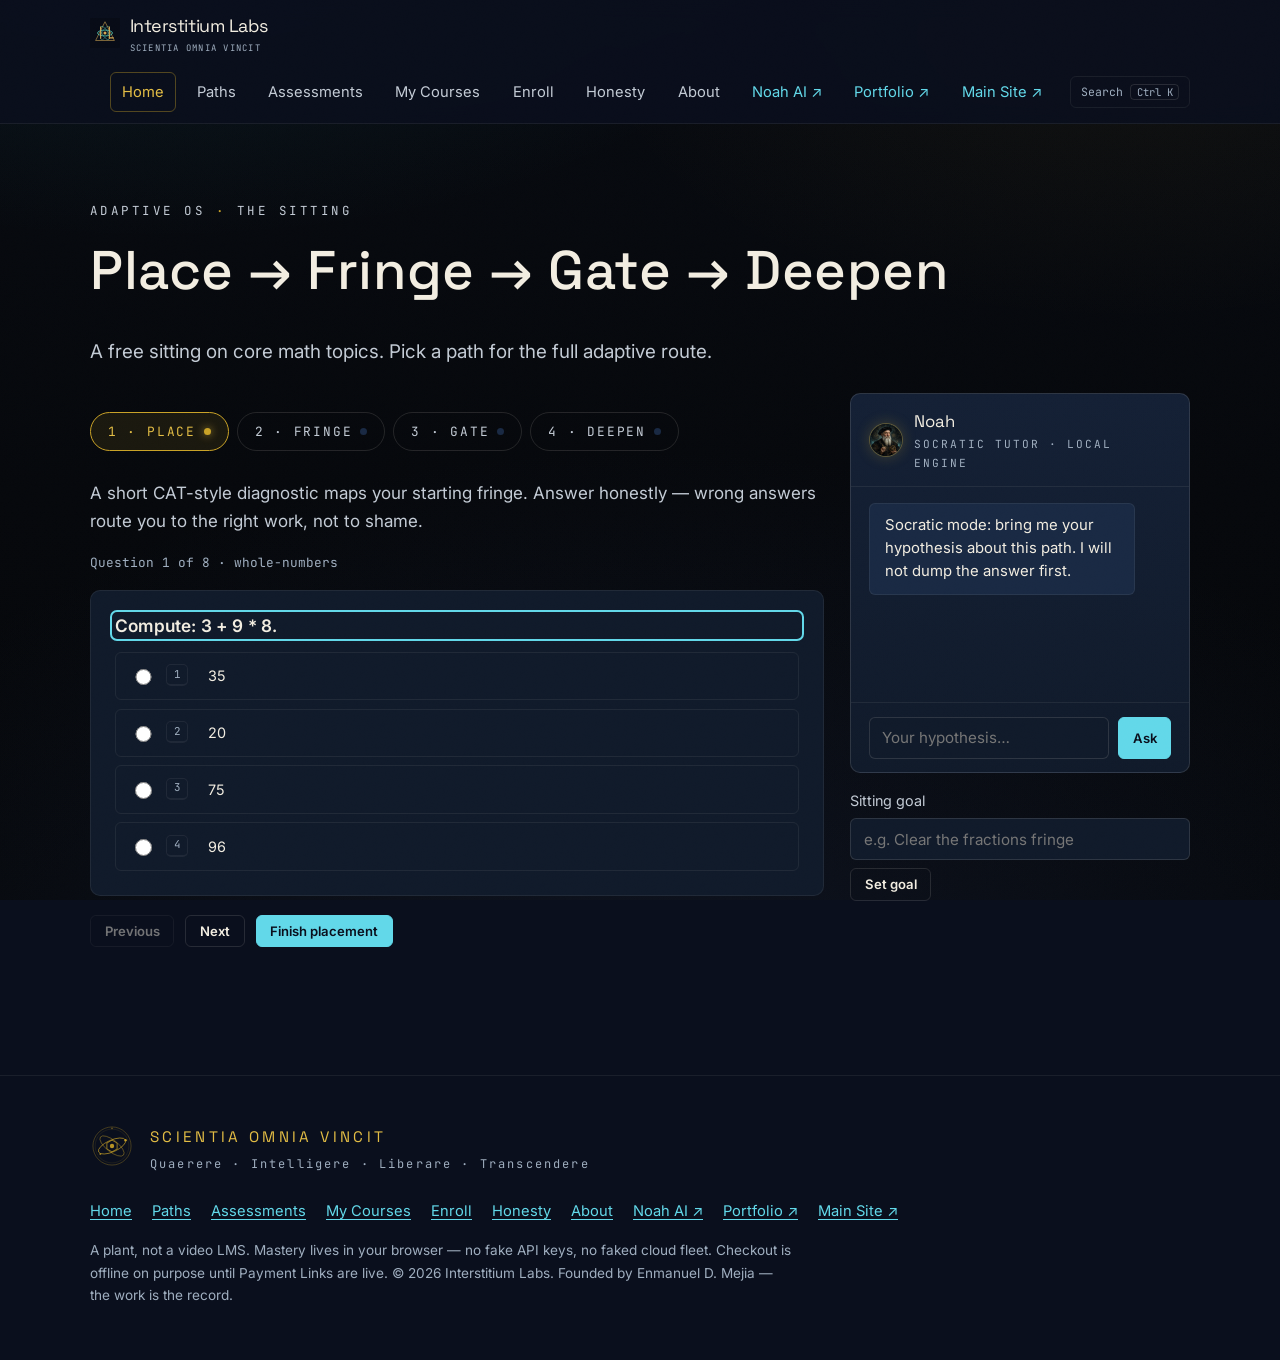
<file: learn.html>
<!DOCTYPE html>
<html lang="en">
<head>
<meta charset="utf-8">
<meta name="viewport" content="width=device-width, initial-scale=1">
<title>Sitting — Interstitium Labs</title>
<meta name="description" content="An adaptive sitting: Place, Fringe, Gate, Deepen. Local CAT-style placement, ALEKS-style fringe, Socratic Noah.">
<meta property="og:type" content="website">
<meta property="og:site_name" content="Interstitium Labs Learning University">
<meta property="og:url" content="https://learn.interstitiumlabs.dev/learn.html">
<meta property="og:title" content="Interstitium Labs — Learning University">
<meta property="og:description" content="A knowledge operating system. 11 academies, 65 learning paths, 349 modules, adaptive mastery. A plant, not a video LMS.">
<meta property="og:image" content="https://learn.interstitiumlabs.dev/assets/sigil-hero-static.png">
<meta name="twitter:card" content="summary_large_image">
<meta name="twitter:title" content="Interstitium Labs — Learning University">
<meta name="twitter:description" content="11 academies, 65 paths, 349 modules. Structured sittings, adaptive math, Socratic AI tutor.">
<meta name="twitter:image" content="https://learn.interstitiumlabs.dev/assets/sigil-hero-static.png">
<link rel="canonical" href="https://learn.interstitiumlabs.dev/learn.html">

<link rel="icon" href="assets/sigil.svg" type="image/svg+xml">
<link rel="apple-touch-icon" href="assets/apple-touch-icon.png">
<link rel="manifest" href="manifest.webmanifest">
<meta name="theme-color" content="#06080c">
<link rel="stylesheet" href="css/il.css">
</head>
<body>
<noscript><div class="noscript-note"><strong>Interstitium Labs</strong> renders its curriculum from local data and needs JavaScript for the full experience. Start here: <a href="paths.html">paths</a> · <a href="assess.html">assessments</a> · <a href="honesty.html">honesty ledger</a>.</div></noscript>
<a class="skip-link" href="#il-main">Skip to main content</a>
<div id="il-header"></div>

<main id="il-main">
  <section class="block" aria-labelledby="sit-h">
    <div class="wrap" data-catalog-slot>
      <p class="eyebrow">Adaptive OS <span class="dot">·</span> The sitting</p>
      <h1 id="sit-h">Place → Fringe → Gate → Deepen</h1>
      <p class="lede" id="sit-lede">Mastery lives in your browser. No fake API keys.</p>

      <div class="grid" style="grid-template-columns:minmax(0,1fr) 340px; gap:1.6rem; margin-top:1.6rem" id="sit-layout">
        <div>
          <div class="stages" role="tablist" aria-label="Sitting stages">
            <button class="stage-tab" role="tab" aria-selected="true" data-stage="place" id="tab-place">1 · Place</button>
            <button class="stage-tab" role="tab" aria-selected="false" data-stage="fringe" id="tab-fringe">2 · Fringe</button>
            <button class="stage-tab" role="tab" aria-selected="false" data-stage="gate" id="tab-gate">3 · Gate</button>
            <button class="stage-tab" role="tab" aria-selected="false" data-stage="deepen" id="tab-deepen">4 · Deepen</button>
          </div>

          <section class="stage-panel active" id="panel-place" role="tabpanel" aria-labelledby="tab-place"></section>
          <section class="stage-panel" id="panel-fringe" role="tabpanel" aria-labelledby="tab-fringe"></section>
          <section class="stage-panel" id="panel-gate" role="tabpanel" aria-labelledby="tab-gate"></section>
          <section class="stage-panel" id="panel-deepen" role="tabpanel" aria-labelledby="tab-deepen"></section>
        </div>

        <aside aria-label="Noah tutor">
          <div class="noah-panel">
            <div class="noah-head">
              <img class="noah-face" src="assets/noah-avatar.png" alt="Noah — tutor portrait" width="34" height="34">
              <div><div class="name">Noah</div><div class="sub">Socratic tutor · local engine</div></div>
            </div>
            <div class="noah-log" id="noah-log" aria-live="polite" aria-label="Noah conversation"></div>
            <form class="noah-input" id="noah-form">
              <label class="sr-only" for="noah-q">Ask Noah — bring your hypothesis</label>
              <input id="noah-q" type="text" placeholder="Your hypothesis…" autocomplete="off">
              <button class="btn btn-sm" type="submit">Ask</button>
            </form>
          </div>
          <form id="goal-form" style="margin-top:1rem" aria-label="Sitting goal">
            <label for="goal-input">Sitting goal</label>
            <input type="text" id="goal-input" maxlength="200" placeholder="e.g. Clear the fractions fringe">
            <button class="btn btn-sm btn-ghost" type="submit" style="margin-top:0.5rem">Set goal</button>
            <p id="goal-echo" style="font-size:0.85rem;color:var(--ink-faint);margin-top:0.4rem"></p>
          </form>
        </aside>
      </div>
    </div>
  </section>
</main>

<div id="il-footer"></div>

<script src="js/app.js"></script>
<script src="js/adaptive.js"></script>
<script src="js/noah.js"></script>
<script>
(function () {
  'use strict';
  var A = function () { return window.IL.adaptive; };
  var pathId = IL.qs('id');
  var path = null;
  var topics = [];
  var storeKey = 'il_sitting_' + (pathId || 'free');
  var state = loadState();
  var motionReduced = false;
  try { motionReduced = !!(window.matchMedia && window.matchMedia('(prefers-reduced-motion: reduce)').matches); } catch (e) {}

  function loadState() {
    try {
      var s = JSON.parse(localStorage.getItem(storeKey) || 'null');
      if (s && typeof s === 'object') { s.mastery = s.mastery || {}; s.sm2 = s.sm2 || {}; return s; }
    } catch (e) {}
    return { topics: [], mastery: {}, sm2: {} };
  }
  function persist() {
    try { localStorage.setItem(storeKey, JSON.stringify({ topics: state.topics, mastery: state.mastery, sm2: state.sm2, updatedAt: Date.now() })); } catch (e) {}
  }

  /* ---------- stage tabs ---------- */
  var tabs = Array.prototype.slice.call(document.querySelectorAll('.stage-tab'));
  // status dots: ensure each tab carries one
  tabs.forEach(function (t) {
    if (!t.querySelector('.st-dot')) {
      var d = document.createElement('span');
      d.className = 'st-dot';
      d.setAttribute('aria-hidden', 'true');
      t.appendChild(d);
    }
  });
  function paintStageDots(active) {
    var verdict = null, fringeDone = false, placed = false;
    try {
      placed = Object.keys(state.mastery || {}).length > 0;
      verdict = A().gate(state, pathId || 'free');
      fringeDone = !!(A().next(state) || {}).done;
    } catch (e) {}
    var states = {
      place: placed ? 'done' : (active === 'place' ? 'now' : ''),
      fringe: fringeDone ? 'done' : (active === 'fringe' ? 'now' : ''),
      gate: verdict && verdict.passed ? 'done' : (active === 'gate' ? 'now' : ''),
      deepen: (verdict && verdict.passed) ? (active === 'deepen' ? 'now' : 'done') : ''
    };
    tabs.forEach(function (t) {
      var dot = t.querySelector('.st-dot');
      if (!dot) return;
      dot.className = 'st-dot' + (states[t.dataset.stage] ? ' ' + states[t.dataset.stage] : '');
    });
  }
  function selectStage(name) {
    tabs.forEach(function (t) {
      var on = t.dataset.stage === name;
      t.setAttribute('aria-selected', String(on));
      t.tabIndex = on ? 0 : -1;
      document.getElementById('panel-' + t.dataset.stage).classList.toggle('active', on);
    });
    if (name === 'fringe') renderFringe();
    if (name === 'gate') renderGate();
    if (name === 'deepen') renderDeepen();
    paintStageDots(name);
  }
  tabs.forEach(function (t) {
    t.addEventListener('click', function () { selectStage(t.dataset.stage); });
    t.addEventListener('keydown', function (e) {
      var i = tabs.indexOf(t), n = -1;
      if (e.key === 'ArrowRight') n = (i + 1) % tabs.length;
      else if (e.key === 'ArrowLeft') n = (i - 1 + tabs.length) % tabs.length;
      else if (e.key === 'Home') n = 0;
      else if (e.key === 'End') n = tabs.length - 1;
      else return;
      e.preventDefault();
      tabs[n].focus(); selectStage(tabs[n].dataset.stage);
    });
  });
  // Initialize roving tabindex to match the initially selected tab.
  (function initTabs() {
    var sel = tabs.filter(function (t) { return t.getAttribute('aria-selected') === 'true'; })[0] || tabs[0];
    tabs.forEach(function (t) { t.tabIndex = (t === sel) ? 0 : -1; });
  })();

  /* ---------- shared quiz widget (one question at a time) ---------- */
  function quizWidget(container, items, opts) {
    opts = opts || {};
    container.innerHTML = '';
    var idx = 0;
    var answers = new Array(items.length).fill(null);
    var shell = IL.el('div', { 'class': 'quiz-shell' });
    var prog = IL.el('p', { text: '' });
    prog.style.cssText = 'font-family:var(--mono);font-size:0.8rem;color:var(--ink-faint)';
    var qbox = IL.el('div');
    var nav = IL.el('div', { 'class': 'quiz-actions' });
    var prev = IL.el('button', { 'class': 'btn btn-sm btn-ghost', type: 'button', text: 'Previous' });
    var nextb = IL.el('button', { 'class': 'btn btn-sm btn-ghost', type: 'button', text: 'Next' });
    var done = IL.el('button', { 'class': 'btn btn-sm', type: 'button', text: opts.doneLabel || 'Finish' });
    nav.appendChild(prev); nav.appendChild(nextb); nav.appendChild(done);
    shell.appendChild(prog); shell.appendChild(qbox); shell.appendChild(nav);
    container.appendChild(shell);

    function draw() {
      var it = items[idx];
      prog.textContent = 'Question ' + (idx + 1) + ' of ' + items.length + (it.topic ? ' · ' + it.topic : '');
      qbox.innerHTML = '';
      var qd = IL.el('div', { 'class': 'question q-enter' });
      qd.appendChild(IL.el('h3', { text: it.q }));
      var ul = IL.el('ul', { 'class': 'choices', role: 'radiogroup', 'aria-label': 'Question ' + (idx + 1) });
      (it.choices || []).forEach(function (c, ci) {
        var lab = IL.el('label', answers[idx] === ci ? { 'class': 'picked' } : {});
        var radio = IL.el('input', { type: 'radio', name: 'q' + idx, value: String(ci) });
        if (answers[idx] === ci) radio.checked = true;
        radio.addEventListener('change', function () { pick(ci); });
        lab.appendChild(radio);
        if (ci < 9) lab.appendChild(IL.el('kbd', { 'class': 'key-hint', 'aria-hidden': 'true', text: String(ci + 1) }));
        lab.appendChild(document.createTextNode(c));
        ul.appendChild(lab);
      });
      qd.appendChild(ul);
      if (it.explain && opts.showExplain) {
        var ex = IL.el('div', { 'class': 'explain', text: it.explain });
        qd.appendChild(ex);
      }
      qbox.appendChild(qd);
      prev.disabled = idx === 0;
      nextb.disabled = idx === items.length - 1;
      qd.querySelector('h3').setAttribute('tabindex', '-1');
      qd.querySelector('h3').focus({ preventScroll: true });
    }
    function pick(ci) {
      if (ci < 0 || ci >= (items[idx].choices || []).length) return;
      answers[idx] = ci;
      var labs = qbox.querySelectorAll('.choices label');
      Array.prototype.forEach.call(labs, function (l, li) { l.classList.toggle('picked', li === ci); });
      var r = qbox.querySelectorAll('.choices input[type="radio"]')[ci];
      if (r) r.checked = true;
      if (opts.onAnswer) opts.onAnswer(idx, ci);
    }
    shell.addEventListener('keydown', function (e) {
      if (e.target.matches('input, textarea, select') && e.target.type !== 'radio') return;
      var n = parseInt(e.key, 10);
      if (n >= 1 && n <= 9) { e.preventDefault(); pick(n - 1); }
    });
    prev.addEventListener('click', function () { if (idx > 0) { idx--; draw(); } });
    nextb.addEventListener('click', function () { if (idx < items.length - 1) { idx++; draw(); } });
    done.addEventListener('click', function () {
      if (opts.onDone) opts.onDone(answers);
    });
    draw();
    return { answers: answers };
  }

  function masteryBars(container, mastery) {
    container.innerHTML = '';
    var list = Object.keys(mastery).sort(function (a, b) { return mastery[a] - mastery[b]; });
    if (!list.length) {
      container.innerHTML = '<div class="empty-state"><h3>No placement yet</h3><p>Run the Place diagnostic to map your fringe.</p></div>';
      return;
    }
    list.forEach(function (t) {
      var m = mastery[t];
      var pct = Math.round(m * 100);
      var row = IL.el('div', { 'class': 'topic-row' });
      var left = IL.el('div');
      left.appendChild(IL.el('div', { 'class': 't', text: t }));
      var bar = IL.el('div', { 'class': 'mastery-bar', role: 'img', 'aria-label': t + ' mastery ' + pct + ' percent' });
      var fill = IL.el('i', {});
      bar.appendChild(fill);
      left.appendChild(bar);
      row.appendChild(left);
      row.appendChild(IL.el('div', { 'class': 'm', text: pct + '%' }));
      container.appendChild(row);
      // animate the fill from zero so progress reads as motion, not a static bar
      if (!motionReduced) {
        fill.style.width = '0%';
        requestAnimationFrame(function () {
          requestAnimationFrame(function () { fill.style.width = pct + '%'; });
        });
      } else {
        fill.style.width = pct + '%';
      }
    });
  }

  /* ---------- PLACE ---------- */
  function diagnosticItems() {
    var items = [];
    if (path) {
      (path.assessments || []).forEach(function (a) {
        if (a.kind === 'diagnostic' && items.length < 8) {
          (a.items || []).forEach(function (it) {
            if (items.length < 8) items.push({ q: it.q, choices: it.choices, answer: it.answer, topic: it.topic || 'general', difficulty: 0.5 });
          });
        }
      });
    }
    if (!items.length) {
      topics.forEach(function (t) {
        try {
          var g = A().genMath(t, t);
          items.push({ q: g.q, choices: g.choices, answer: g.answer, topic: t, difficulty: 0.5, explain: g.explain });
        } catch (e) { /* topic has no generator; skip */ }
      });
    }
    return items.slice(0, 10);
  }

  function renderPlace() {
    var panel = document.getElementById('panel-place');
    panel.innerHTML = '';
    var items = diagnosticItems();
    if (!items.length) {
      panel.innerHTML = '<div class="empty-state"><h3>Diagnostic unavailable</h3>' +
        '<p>This path names no topics yet and provides no diagnostic items. Name a topic to Noah on the right, or pick a published path.</p></div>';
      return;
    }
    var intro = IL.el('p', { text: 'A short CAT-style diagnostic maps your starting fringe. Answer honestly — wrong answers route you to the right work, not to shame.' });
    intro.style.color = 'var(--ink-dim)';
    panel.appendChild(intro);
    var holder = IL.el('div');
    panel.appendChild(holder);
    var result = IL.el('div', { style: 'margin-top:1.2rem' });
    panel.appendChild(result);
    quizWidget(holder, items, {
      doneLabel: 'Finish placement',
      showExplain: false,
      onDone: function (answers) {
        var graded = items.map(function (it, i) {
          return { topicId: it.topic, correct: answers[i] === it.answer, difficulty: it.difficulty || 0.5 };
        });
        var out = A().place(pathId || 'free', graded);
        state.mastery = out.mastery;
        if (!state.topics.length) state.topics = topics.slice();
        persist();
        paintStageDots('place');
        result.innerHTML = '<h3>Placement complete</h3>';
        var bars = IL.el('div');
        result.appendChild(bars);
        masteryBars(bars, out.mastery);
        var p2 = IL.el('p', {});
        p2.innerHTML = 'Your fringe — the inner edge of what you are ready to learn: <strong>' +
          (out.fringe.length ? out.fringe.map(IL.esc).join(', ') : 'clear — attempt the gate') + '</strong>';
        result.appendChild(p2);
        var go = IL.el('button', { 'class': 'btn', type: 'button', text: 'Work the fringe' });
        go.addEventListener('click', function () { selectStage('fringe'); });
        result.appendChild(go);
      }
    });
  }

  /* ---------- FRINGE ---------- */
  var currentItem = null;
  function renderFringe() {
    var panel = document.getElementById('panel-fringe');
    panel.innerHTML = '';
    var due = A().dueReviews(state);
    if (due.length) {
      var d = IL.el('p', { 'class': 'notice cyan', text: 'Spaced-repetition due: ' + due.join(', ') + '. Reviews come first.' });
      panel.appendChild(d);
    }
    var bars = IL.el('div');
    panel.appendChild(IL.el('h3', { text: 'Mastery map' }));
    panel.appendChild(bars);
    masteryBars(bars, state.mastery);

    var step = A().next(state);
    var box = IL.el('div', { style: 'margin-top:1.4rem' });
    panel.appendChild(box);
    if (step.done || !step.topicId) {
      box.innerHTML = '<div class="notice cyan"><strong>Fringe clear.</strong> ' +
        IL.esc(step.note || 'Attempt the gate.') + '</div>';
      var go = IL.el('button', { 'class': 'btn', type: 'button', text: 'Attempt the gate' });
      go.addEventListener('click', function () { selectStage('gate'); });
      box.appendChild(go);
      return;
    }
    currentItem = step;
    var head = IL.el('p', {});
    head.innerHTML = '<strong>Next:</strong> <span class="tag">' + IL.esc(step.kind) + '</span> <span style="font-family:var(--mono)">' + IL.esc(step.topicId) + '</span>';
    box.appendChild(head);

    if (step.item && step.item.choices) {
      var holder = IL.el('div');
      box.appendChild(holder);
      var fb = IL.el('div', { style: 'margin-top:0.8rem' });
      box.appendChild(fb);
      quizWidget(holder, [{ q: step.item.prompt || step.item.q, choices: step.item.choices, answer: step.item.answer, explain: step.item.explain }],
        {
          doneLabel: 'Check answer',
          showExplain: true,
          onDone: function (answers) {
            var ok = answers[0] === step.item.answer;
            A().record(state, step.topicId, ok, 0.6);
            persist();
            paintStageDots('fringe');
            fb.innerHTML = ok
              ? '<div class="notice cyan"><strong>Correct.</strong> Mastery updated — the fringe re-sequenced.</div>'
              : '<div class="notice"><strong>Not yet.</strong> Wrong answers get Socratic tips — bring your hypothesis to Noah on the right, then try the next item.</div>';
            var more = IL.el('button', { 'class': 'btn btn-sm', type: 'button', text: 'Next item' });
            more.addEventListener('click', renderFringe);
            fb.appendChild(more);
          }
        });
    } else {
      // study/review without generated choices: honest self-check
      var card = IL.el('div', { 'class': 'card' });
      card.innerHTML = '<h3>Study: ' + IL.esc(step.topicId) + '</h3>' +
        '<p>Work this topic from the Deepen sources, then report honestly:</p>';
      var row = IL.el('div', { 'class': 'quiz-actions' });
      var got = IL.el('button', { 'class': 'btn btn-sm', type: 'button', text: 'I can teach it' });
      var fuzzy = IL.el('button', { 'class': 'btn btn-sm btn-ghost', type: 'button', text: 'Still fuzzy' });
      got.addEventListener('click', function () { A().record(state, step.topicId, true, 0.3); persist(); renderFringe(); paintStageDots('fringe'); });
      fuzzy.addEventListener('click', function () { A().record(state, step.topicId, false, 0.3); persist(); renderFringe(); paintStageDots('fringe'); });
      row.appendChild(got); row.appendChild(fuzzy);
      card.appendChild(row);
      box.appendChild(card);
    }
  }

  /* ---------- GATE ---------- */
  function gateAssessment() {
    if (!path) return null;
    var list = (path.assessments || []).filter(function (a) { return (a.items || []).length >= 5; });
    if (!list.length) return null;
    return list.find(function (a) { return a.kind === 'gate'; }) || list[0];
  }

  function renderGate() {
    var panel = document.getElementById('panel-gate');
    panel.innerHTML = '';
    var verdict = A().gate(state, pathId || 'free');
    var vbox = IL.el('div', { 'class': 'notice' + (verdict.passed ? ' cyan' : '') });
    vbox.innerHTML = '<strong>Gate status:</strong> ' + (verdict.passed ? 'PASSED' : 'not yet passed') +
      ' · mean mastery ' + Math.round(verdict.score * 100) + '%' +
      (verdict.fringe.length ? ' · remaining fringe: ' + verdict.fringe.map(IL.esc).join(', ') : '');
    panel.appendChild(vbox);

    var ga = gateAssessment();
    if (!ga) {
      panel.innerHTML += '<div class="empty-state"><h3>No gate authored yet</h3>' +
        '<p>This path has no gate assessment with enough items. The fringe above is still fully workable.</p></div>';
      return;
    }
    var info = IL.el('p', {});
    info.innerHTML = 'Gate assessment: <strong>' + IL.esc(ga.title) + '</strong> · ' +
      (ga.items || []).length + ' questions' + (ga.minutes ? ' · ' + ga.minutes + ' minutes' : ' · untimed');
    info.style.color = 'var(--ink-dim)';
    panel.appendChild(info);
    var holder = IL.el('div');
    panel.appendChild(holder);
    var result = IL.el('div', { style: 'margin-top:1rem', role: 'status', 'aria-live': 'polite' });
    panel.appendChild(result);

    var ctrl = A().timed(ga);
    var qholder = IL.el('div');
    var tick = null;
    if (ctrl.timed) {
      var timer = IL.el('div', { 'class': 'timer', role: 'timer', 'aria-label': 'Time remaining' });
      holder.appendChild(timer);
      var gtrack = IL.el('div', { 'class': 'timer-track', 'aria-hidden': 'true' });
      gtrack.appendChild(IL.el('i', {}));
      holder.appendChild(gtrack);
      var totalGateSecs = Math.max(1, (ga.minutes || 0) * 60);
      var paintGateTimer = function () {
        var s = ctrl.remaining();
        var mm = String(Math.floor(s / 60)).padStart(2, '0');
        var ss = String(s % 60).padStart(2, '0');
        timer.textContent = mm + ':' + ss;
        timer.classList.toggle('low', s < 300);
        var pct = Math.max(0, (s / totalGateSecs) * 100);
        gtrack.firstChild.style.width = pct + '%';
        gtrack.firstChild.classList.toggle('low', s < 300);
      };
      paintGateTimer(); // paint immediately; never leave the timer blank
      tick = setInterval(function () {
        paintGateTimer();
        if (ctrl.remaining() <= 0) { clearInterval(tick); tick = null; finish(); }
      }, 500);
    } else {
      var untimed = IL.el('div', { 'class': 'timer untimed' });
      untimed.textContent = 'Untimed — take the time the material deserves.';
      untimed.setAttribute('aria-label', 'Untimed gate assessment');
      holder.appendChild(untimed);
    }
    holder.appendChild(qholder);

    function finish() {
      if (finish.done) return;
      finish.done = true;
      clearInterval(tick);
      var res = ctrl.submit();
      (res.perTopic ? Object.keys(res.perTopic) : []).forEach(function (t) {
        var pt = res.perTopic[t];
        A().record(state, t, pt.score >= 0.5, 0.7);
      });
      if (!state.topics.length) state.topics = topics.slice();
      persist();
      var v = A().gate(state, pathId || 'free');
      result.innerHTML = '<h3>Gate ' + (res.passed ? 'passed' : 'not passed') + ' — ' +
        Math.round(res.score * 100) + '%</h3>' +
        '<p style="color:var(--ink-dim)">' + res.correct + ' of ' + res.total + ' correct. ' +
        (v.passed ? 'Mean mastery across path topics clears the gate. Deepen now.' : 'Fringe updated — work it, then re-attempt.') + '</p>';
      var go = IL.el('button', { 'class': 'btn', type: 'button', text: v.passed ? 'Deepen' : 'Back to the fringe' });
      go.addEventListener('click', function () { selectStage(v.passed ? 'deepen' : 'fringe'); });
      result.appendChild(go);
      paintStageDots('gate');
      if (res.passed) celebrateGate(Math.round(res.score * 100));
    }

    quizWidget(qholder, (ga.items || []).map(function (it) {
      return { q: it.q, choices: it.choices, answer: it.answer, topic: it.topic };
    }), {
      doneLabel: 'Submit gate',
      showExplain: false,
      onAnswer: function (i, c) { ctrl.answer(i, c); },
      onDone: finish
    });
  }

  /* ---------- DEEPEN ---------- */
  function renderDeepen() {
    var panel = document.getElementById('panel-deepen');
    panel.innerHTML = '';
    if (!path || !(path.modules || []).length) {
      panel.innerHTML = '<div class="empty-state"><h3>Deepen sources</h3>' +
        '<p>No module sources are published for this path yet. Deepen routes to official portals — never cloned content.</p></div>';
      return;
    }
    panel.appendChild(IL.el('p', { text: 'Official deepens — Interstitium routes you outward; it does not clone. We do not fake a fleet.' }));
    path.modules.forEach(function (m) {
      var d = IL.el('div', { 'class': 'module' });
      d.innerHTML = '<h3>' + IL.esc(m.title) + '</h3>' +
        (m.il_provides ? '<p style="color:var(--ink-dim)">Interstitium provides: ' + IL.esc(m.il_provides) + '</p>' : '');
      var ul = IL.el('ul', { 'class': 'source-list' });
      (m.sources || []).forEach(function (s) {
        var li = IL.el('li');
        li.innerHTML = (/^https?:\/\//.test(s.url || ''))
          ? '<a href="' + IL.esc(s.url) + '" rel="noopener">' + IL.esc(s.name || 'Source') + '</a>' +
            (s.note ? '<span class="note">' + IL.esc(s.note) + '</span>' : '')
          : IL.esc(s.name || 'Source');
        ul.appendChild(li);
      });
      d.appendChild(ul);
      panel.appendChild(d);
    });
  }

  /* ---------- gate-pass celebration ---------- */
  var gateCelebrated = false;
  function celebrateGate(scorePct) {
    if (gateCelebrated) return;
    gateCelebrated = true;
    if (motionReduced) return;
    var veil = IL.el('div', { 'class': 'celebrate-veil', role: 'alert', 'aria-label': 'Gate passed' });
    var inner = IL.el('div', { 'class': 'inner' });
    inner.innerHTML = '<img class="sigil-img" src="assets/sigil.svg" alt="" aria-hidden="true" width="84" height="84">' +
      '<h2>Gate passed</h2>' +
      '<p>' + scorePct + '% — the fringe held. Deepen now.</p>';
    veil.appendChild(inner);
    var gone = false;
    function onKey(e) {
      if (e.key === 'Escape' || e.key === 'Enter') dismiss();
    }
    function dismiss() {
      if (gone) return;
      gone = true;
      clearTimeout(auto);
      document.removeEventListener('keydown', onKey);
      if (veil.parentNode) veil.parentNode.removeChild(veil);
      selectStage('deepen');
    }
    var auto = setTimeout(dismiss, 5000);
    veil.addEventListener('click', dismiss);
    document.addEventListener('keydown', onKey);
    document.body.appendChild(veil);
  }

  /* ---------- Noah panel ---------- */
  var nlog = document.getElementById('noah-log');
  var nform = document.getElementById('noah-form');
  var ninput = document.getElementById('noah-q');
  function nmsg(cls, text) {
    var d = document.createElement('div');
    d.className = 'noah-msg ' + cls;
    d.textContent = text;
    nlog.appendChild(d);
    nlog.scrollTop = nlog.scrollHeight;
    return d;
  }
  nmsg('noah', 'Socratic mode: bring me your hypothesis about this path. I will not dump the answer first.');
  nform.addEventListener('submit', function (e) {
    e.preventDefault();
    var q = ninput.value.trim();
    if (!q) return;
    nmsg('user', q);
    ninput.value = '';
    var th = document.createElement('div');
    th.className = 'noah-msg noah';
    th.innerHTML = '<span class="noah-thinking">Noah is thinking <span class="dots"><i></i><i></i><i></i></span></span>';
    nlog.appendChild(th);
    nlog.scrollTop = nlog.scrollHeight;
    setTimeout(function () {
      var res = IL.noah.ask(q, { pathId: pathId, topicId: currentItem && currentItem.topicId });
      th.textContent = res.reply;
      (res.nudges || []).forEach(function (n) {
        var s = document.createElement('span');
        s.className = 'nudge'; s.textContent = 'Nudge: ' + n;
        th.appendChild(s);
      });
      nlog.scrollTop = nlog.scrollHeight;
    }, 450);
  });

  /* ---------- goal ---------- */
  var gform = document.getElementById('goal-form');
  var ginput = document.getElementById('goal-input');
  var gecho = document.getElementById('goal-echo');
  function paintGoal() {
    var open = [];
    try { open = (A().listGoals ? A().listGoals() : []).filter(function (g) { return g && !g.done; }); } catch (e) {}
    var latest = open.length ? open[open.length - 1].text : '';
    gecho.textContent = latest ? 'Current goal: ' + latest : '';
    if (latest) ginput.value = latest;
  }
  gform.addEventListener('submit', function (e) {
    e.preventDefault();
    var v = ginput.value.trim();
    if (!v) return;
    try { A().setGoal(v); } catch (e) {}
    paintGoal();
  });

  /* ---------- boot ---------- */
  function deriveTopics() {
    var set = [];
    function add(t) { if (t && set.indexOf(t) === -1) set.push(t); }
    if (path) (path.modules || []).forEach(function (m) { (m.topics || []).forEach(add); });
    if (!set.length) {
      // Free sitting: a prereq-chained math spine the engine can sequence.
      ['whole-numbers', 'fractions', 'decimals', 'percents',
       'linear-equations', 'systems', 'exponents', 'units-measurement'].forEach(add);
    }
    return set;
  }

  function boot() {
    path = pathId ? IL.pathById(pathId) : null;
    document.title = (path ? path.title : 'Free sitting') + ' — Interstitium Labs';
    document.getElementById('sit-lede').textContent = path
      ? path.title + ' · ' + IL.fmtHours(path.hours) + ' · mastery lives in your browser.'
      : 'A free sitting on core math topics. Pick a path for the full adaptive route.';
    topics = deriveTopics();
    if (!state.topics.length) { state.topics = topics.slice(); persist(); }
    else { topics.forEach(function (t) { if (state.topics.indexOf(t) === -1) state.topics.push(t); }); persist(); }
    paintGoal();
    renderPlace();
    paintStageDots('place');
  }
  IL.renderPage = boot;
  IL.onCatalog(boot);
})();
</script>
</body>
</html>
</file>
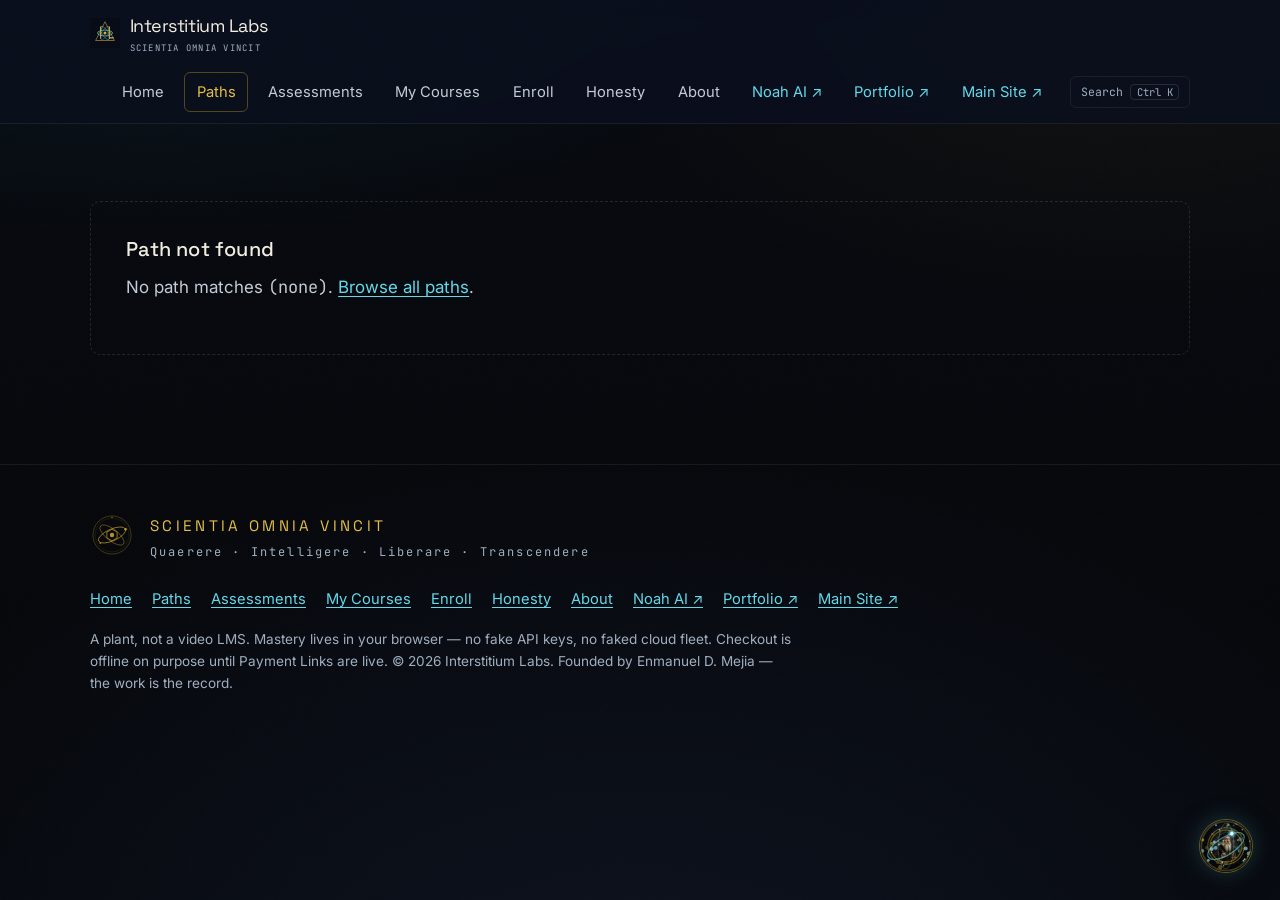
<file: path.html>
<!DOCTYPE html>
<html lang="en">
<head>
<meta charset="utf-8">
<meta name="viewport" content="width=device-width, initial-scale=1">
<title>Path — Interstitium Labs</title>
<meta name="description" content="Interstitium Labs path detail: modules, official sources, assessments, and the adaptive sitting.">
<meta property="og:type" content="website">
<meta property="og:site_name" content="Interstitium Labs Learning University">
<meta property="og:url" content="https://learn.interstitiumlabs.dev/path.html">
<meta property="og:title" content="Interstitium Labs — Learning University">
<meta property="og:description" content="A knowledge operating system. 11 academies, 65 learning paths, 349 modules, adaptive mastery. A plant, not a video LMS.">
<meta property="og:image" content="https://learn.interstitiumlabs.dev/assets/sigil-hero-static.png">
<meta name="twitter:card" content="summary_large_image">
<meta name="twitter:title" content="Interstitium Labs — Learning University">
<meta name="twitter:description" content="11 academies, 65 paths, 349 modules. Structured sittings, adaptive math, Socratic AI tutor.">
<meta name="twitter:image" content="https://learn.interstitiumlabs.dev/assets/sigil-hero-static.png">
<link rel="canonical" href="https://learn.interstitiumlabs.dev/path.html">

<link rel="icon" href="assets/sigil.svg" type="image/svg+xml">
<link rel="manifest" href="manifest.webmanifest">
<meta name="theme-color" content="#06080c">
<link rel="stylesheet" href="css/il.css">
<style>
.il-lessons{margin-top:1rem;border-top:1px solid var(--line);padding-top:0.8rem}
.lessons-h,.checks-h{font-size:0.8rem;letter-spacing:0.08em;text-transform:uppercase;color:var(--ink-dim);margin:0.6rem 0}
details.lesson{border:1px solid var(--line);border-radius:8px;margin:0.5rem 0;background:rgba(255,255,255,0.015)}
details.lesson>summary{cursor:pointer;padding:0.7rem 0.9rem;font-weight:600}
details.lesson>summary .n{color:var(--gold,#c9a227);margin-right:0.4rem}
.lesson-body{padding:0 1rem 1rem}
.worked{border-left:3px solid var(--gold,#c9a227);padding:0.4rem 0.8rem;margin:0.8rem 0;background:rgba(201,162,39,0.06)}
.worked .sol{color:var(--ink-dim)}
details.check{margin:0.4rem 0}
details.check>summary{cursor:pointer;color:var(--ink)}
details.check>summary::-webkit-details-marker{color:var(--gold,#c9a227)}
</style>
</head>
<body>
<noscript><div class="noscript-note"><strong>Interstitium Labs</strong> renders its curriculum from local data and needs JavaScript for the full experience. Start here: <a href="paths.html">paths</a> · <a href="assess.html">assessments</a> · <a href="honesty.html">honesty ledger</a>.</div></noscript>
<a class="skip-link" href="#il-main">Skip to main content</a>
<div id="il-header"></div>

<main id="il-main">
  <section class="block" aria-labelledby="path-h">
    <div class="wrap" data-catalog-slot id="path-wrap">
      <p class="eyebrow"><a href="paths.html">Paths</a> <span class="dot">·</span> <span id="path-acad-crumb"></span></p>
      <h1 id="path-h"></h1>
      <p class="lede" id="path-sub"></p>
      <div id="path-tags" style="margin:0.8rem 0"></div>
      <dl class="kv" style="margin-top:1rem">
        <dt>Hours</dt><dd id="path-hours"></dd>
        <dt>Difficulty</dt><dd id="path-diff"></dd>
        <dt>Track</dt><dd id="path-type"></dd>
        <dt>Status</dt><dd id="path-status"></dd>
      </dl>
      <div class="hero-cta-row" style="margin-top:1.4rem">
        <a class="btn" id="cta-sitting" href="#">Start a sitting</a>
        <a class="btn btn-ghost" href="enroll.html">Enroll</a>
      </div>

      <h2 style="margin-top:2.6rem">Modules</h2>
      <div id="modules"></div>

      <div id="open-shelf-wrap"></div>

      <h2 style="margin-top:2.2rem">Assessments</h2>
      <div id="assessments"></div>

      <div class="notice" style="margin-top:2rem">
        <strong>Orchestrate, don't clone.</strong> Deepens link to official vendor portals and references —
        Interstitium provides the adaptive spine, the katas, and the evidence log, never a photocopy of anyone's PDF.
      </div>
    </div>
  </section>
</main>

<div id="il-footer"></div>

<script src="js/app.js"></script>
<script>
(function () {
  'use strict';
  function sourceItem(s) {
    var li = document.createElement('li');
    var name = IL.esc(s.name || 'Source');
    var body = (/^https?:\/\//.test(s.url || ''))
      ? '<a href="' + IL.esc(s.url) + '" rel="noopener">' + name + '</a>'
      : name;
    li.innerHTML = body + (s.note ? '<span class="note">' + IL.esc(s.note) + '</span>' : '');
    return li;
  }

  function lessonHtml(l, idx) {
    var body = (l.body || []).map(function (par) {
      return '<p>' + IL.esc(par) + '</p>';
    }).join('');
    var worked = (l.worked || []).map(function (w) {
      return '<div class="worked"><p><b>Worked example.</b> ' + IL.esc(w.problem) + '</p>' +
        '<p class="sol">' + IL.esc(w.solution) + '</p></div>';
    }).join('');
    var checks = (l.checks || []).map(function (c) {
      return '<details class="check"><summary>' + IL.esc(c.q) + '</summary><p>' + IL.esc(c.a) + '</p></details>';
    }).join('');
    return '<details class="lesson"><summary><span class="n">' + (idx + 1) + '.</span> ' +
      IL.esc(l.title) + '</summary><div class="lesson-body">' + body + worked +
      (checks ? '<p class="checks-h">Check yourself</p>' + checks : '') + '</div></details>';
  }

  function shelfHtml(items) {
    return items.map(function (s) {
      var name = IL.esc(s.name || 'Resource');
      var link = (/^https?:\/\//.test(s.url || ''))
        ? '<a href="' + IL.esc(s.url) + '" rel="noopener">' + name + '</a>' : name;
      return '<li>' + link +
        (s.license ? ' <span class="pill">' + IL.esc(s.license) + '</span>' : '') +
        (s.note ? '<span class="note">' + IL.esc(s.note) + '</span>' : '') + '</li>';
    }).join('');
  }

  function render() {
    var id = IL.qs('id');
    var wrap = document.getElementById('path-wrap');
    var p = id && IL.pathById(id);
    if (!p) {
      document.title = 'Path not found — Interstitium Labs';
      wrap.innerHTML = '<div class="empty-state"><h3>Path not found</h3>' +
        '<p>No path matches <span style="font-family:var(--mono)">' + IL.esc(id || '(none)') + '</span>. ' +
        '<a href="paths.html">Browse all paths</a>.</p></div>';
      return;
    }
    document.title = p.title + ' — Interstitium Labs';
    var acad = IL.academyByCode(p.academy);
    document.getElementById('path-acad-crumb').textContent = p.academy || '';
    document.getElementById('path-h').textContent = p.title;
    document.getElementById('path-sub').textContent = p.subtitle || '';
    document.getElementById('path-tags').innerHTML = (p.tags || []).map(function (t) {
      return '<span class="tag skill">' + IL.esc(t) + '</span>';
    }).join('');
    document.getElementById('path-hours').textContent = IL.fmtHours(p.hours);
    document.getElementById('path-diff').textContent = p.difficulty || '—';
    document.getElementById('path-type').textContent = p.type || '—';
    document.getElementById('path-status').textContent = p.status || '—';
    document.getElementById('cta-sitting').href = 'learn.html?id=' + encodeURIComponent(p.id);

    var mbox = document.getElementById('modules');
    mbox.innerHTML = '';
    (p.modules || []).forEach(function (m) {
      var d = document.createElement('div');
      d.className = 'module';
      var topics = (m.topics || []).map(function (t) {
        return '<span class="tag">' + IL.esc(t) + '</span>';
      }).join('');
      d.innerHTML = '<div class="kind">' + IL.esc(m.kind || 'module') + '</div>' +
        '<h3>' + IL.esc(m.title) + '</h3>' +
        (m.il_provides ? '<p style="color:var(--ink-dim)">' + IL.esc(m.il_provides) + '</p>' : '') +
        (topics ? '<div>' + topics + '</div>' : '') +
        ((m.lab && m.lab.url)
          ? '<p style="margin-top:0.9rem"><a class="btn btn-sm btn-gold" href="' + IL.esc(m.lab.url) + '">' +
            IL.esc(m.lab.label || 'Open the lab') + '</a></p>'
          : '') +
        ((m.lessons && m.lessons.length)
          ? '<div class="il-lessons"><p class="lessons-h">Distilled lessons — original instruction</p>' +
            m.lessons.map(lessonHtml).join('') + '</div>'
          : '');
      var ul = document.createElement('ul');
      ul.className = 'source-list';
      ul.setAttribute('aria-label', 'Official sources for ' + m.title);
      (m.sources || []).forEach(function (s) { ul.appendChild(sourceItem(s)); });
      if (!(m.sources || []).length) {
        var li = document.createElement('li');
        li.textContent = 'Sources being attributed — none listed yet.';
        ul.appendChild(li);
      }
      d.appendChild(ul);
      mbox.appendChild(d);
    });
    if (!(p.modules || []).length) {
      mbox.innerHTML = '<div class="empty-state"><h3>Modules being published</h3><p>Module detail for this path is still being written.</p></div>';
    }

    var shelfWrap = document.getElementById('open-shelf-wrap');
    if (shelfWrap) {
      shelfWrap.innerHTML = (p.open_shelf && p.open_shelf.length)
        ? '<h2 style="margin-top:2.2rem">The open shelf</h2>' +
          '<p style="color:var(--ink-dim)">Free and open alternatives that stand beside the official sources — textbooks, simulators, and references you can use without paying or pirating.</p>' +
          '<ul class="source-list">' + shelfHtml(p.open_shelf) + '</ul>'
        : '';
    }

    var abox = document.getElementById('assessments');
    abox.innerHTML = '';
    (p.assessments || []).forEach(function (a) {
      var c = document.createElement('article');
      c.className = 'card';
      var nq = (a.items || []).length;
      var runnable = a.questions != null ? a.questions >= 10 : nq >= 10;
      c.innerHTML =
        '<div class="code">' + IL.esc(a.kind || 'assessment') + '</div>' +
        '<h3>' + IL.esc(a.title) + '</h3>' +
        '<div class="meta"><span><b>' + (a.questions != null ? a.questions : nq) + ' questions</b></span>' +
        '<span>' + (a.minutes != null ? a.minutes + ' min' : 'untimed') + '</span></div>' +
        '<p style="margin-top:0.8rem">' +
        (runnable
          ? '<a class="btn btn-sm btn-gold" href="assess.html?a=' + IL.esc(a.id) + '">Run assessment</a>'
          : '<span class="pill soon">authoring</span>') + '</p>';
      abox.appendChild(c);
    });
    if (!(p.assessments || []).length) {
      abox.innerHTML = '<div class="empty-state"><h3>No assessments yet</h3><p>Timed assessments for this path are still being authored.</p></div>';
    }
  }
  IL.renderPage = render;
  IL.onCatalog(render);
})();
</script>
<script src="js/noah.js"></script>
</body>
</html>
</file>
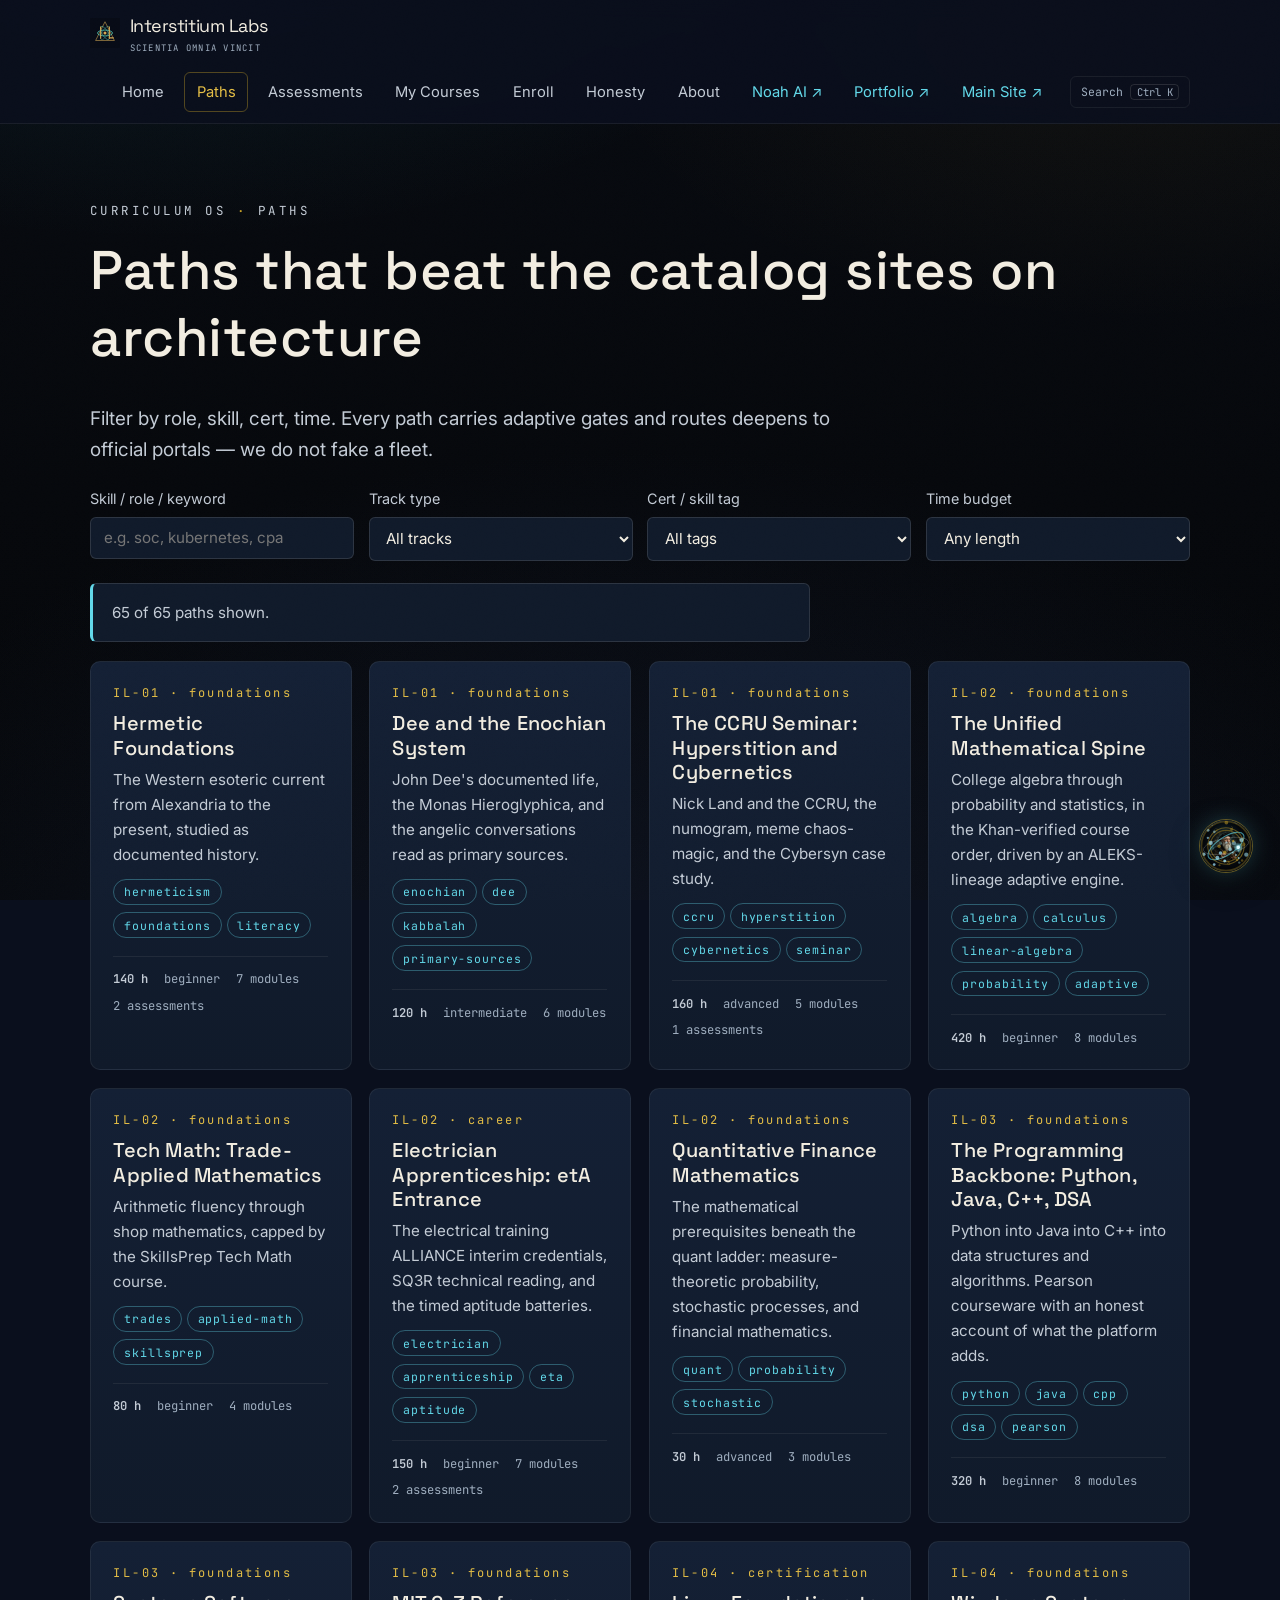
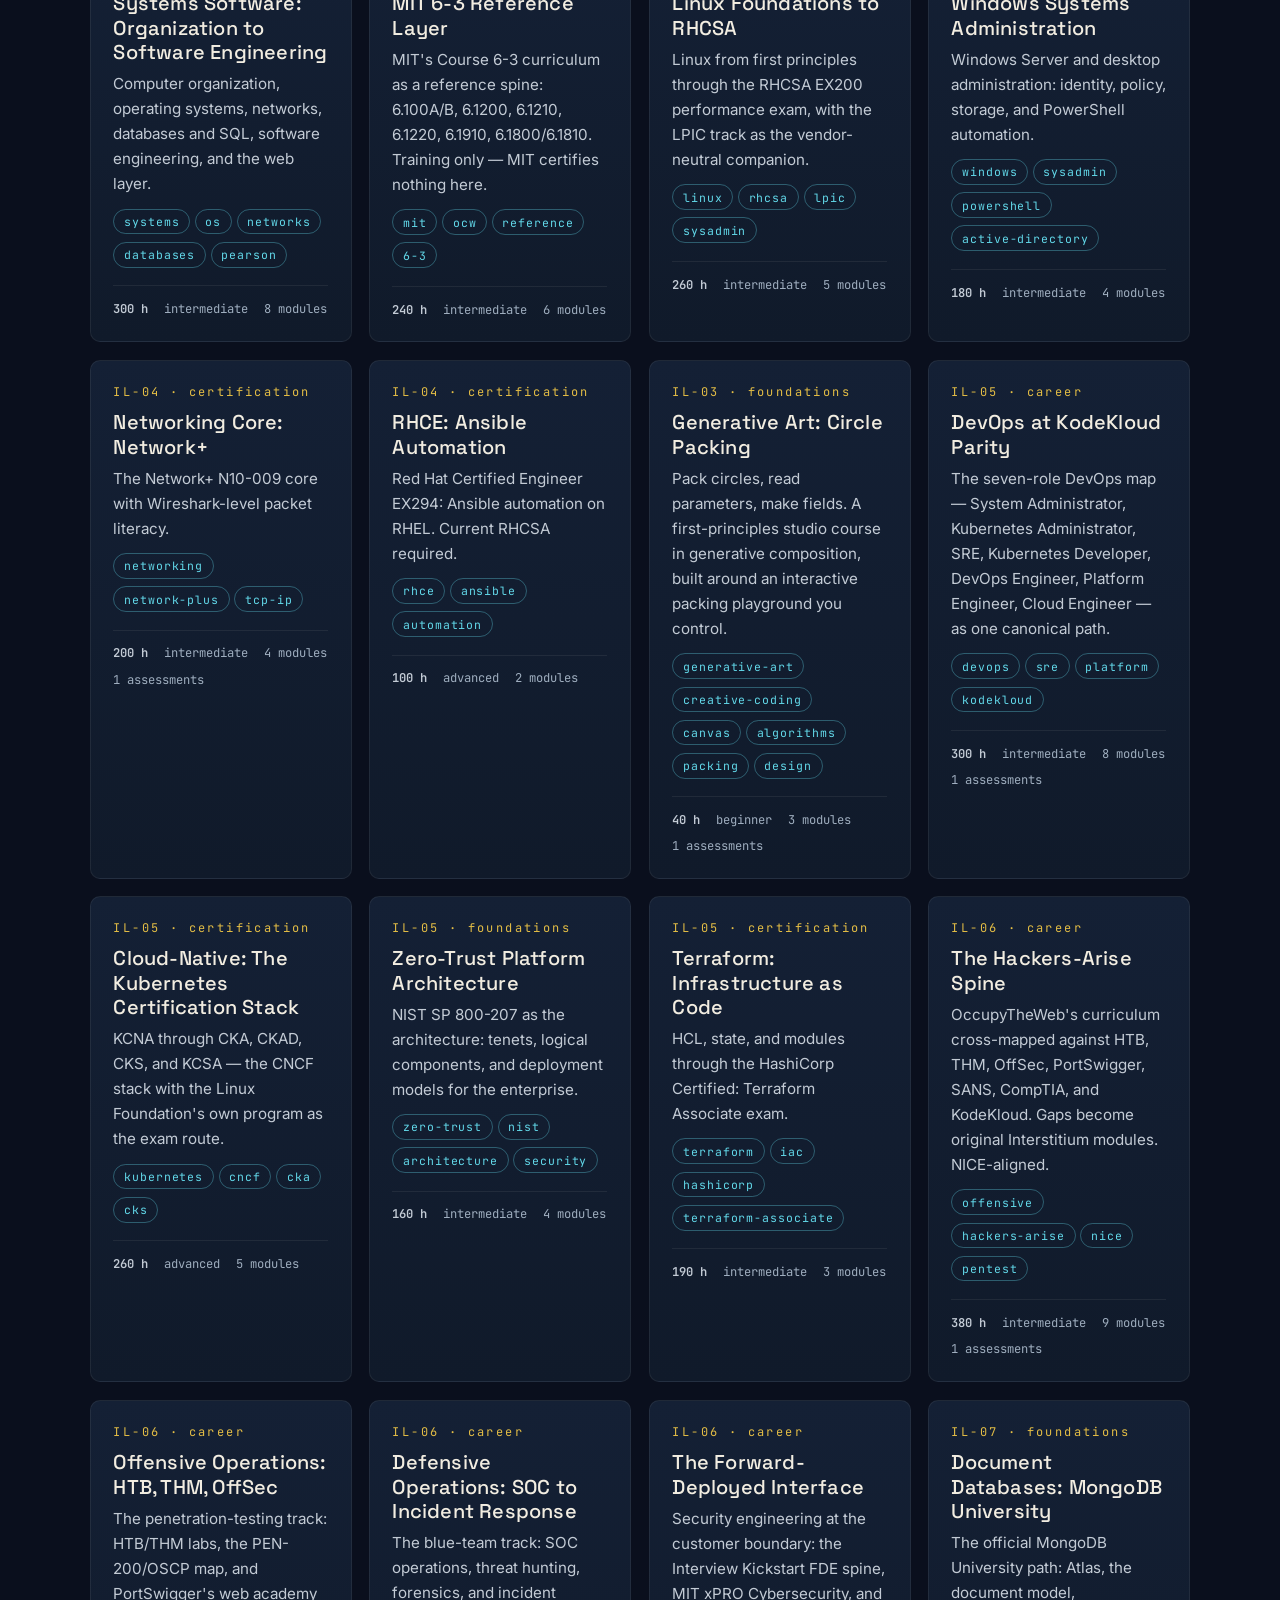
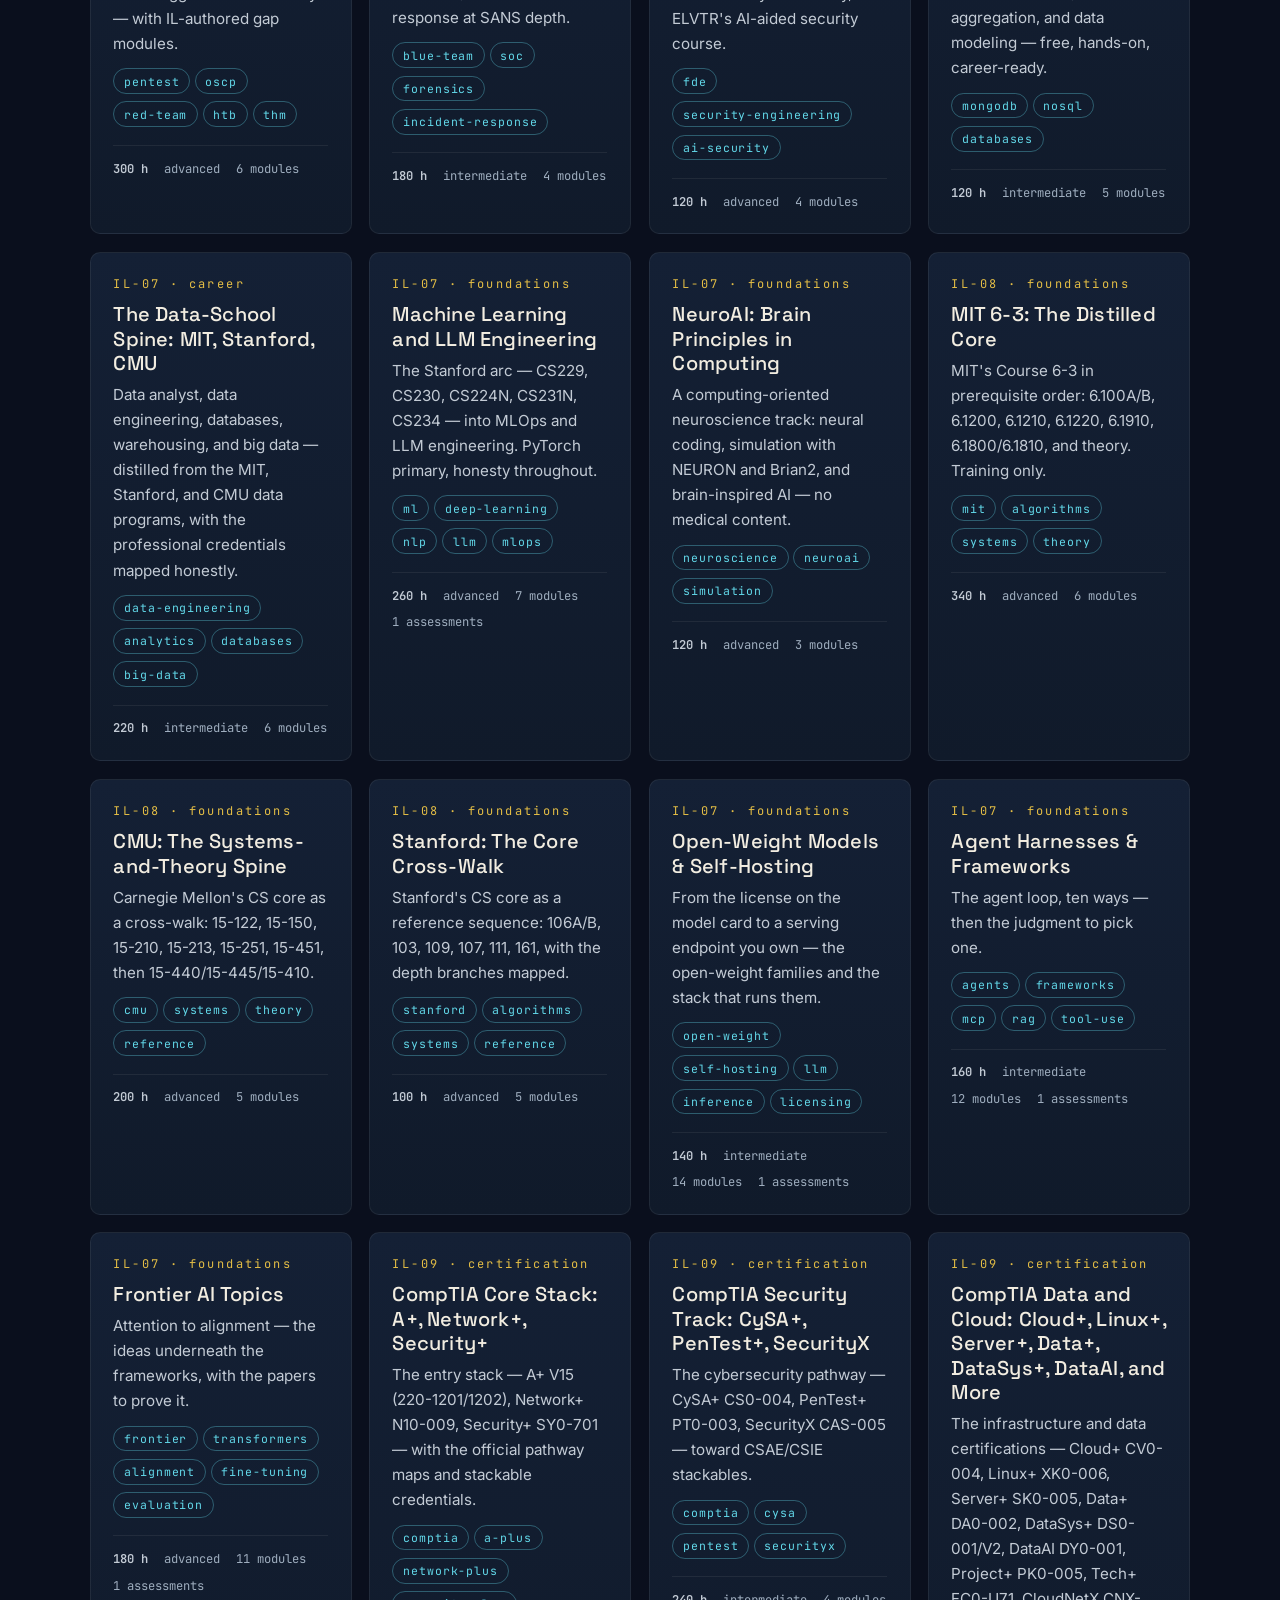
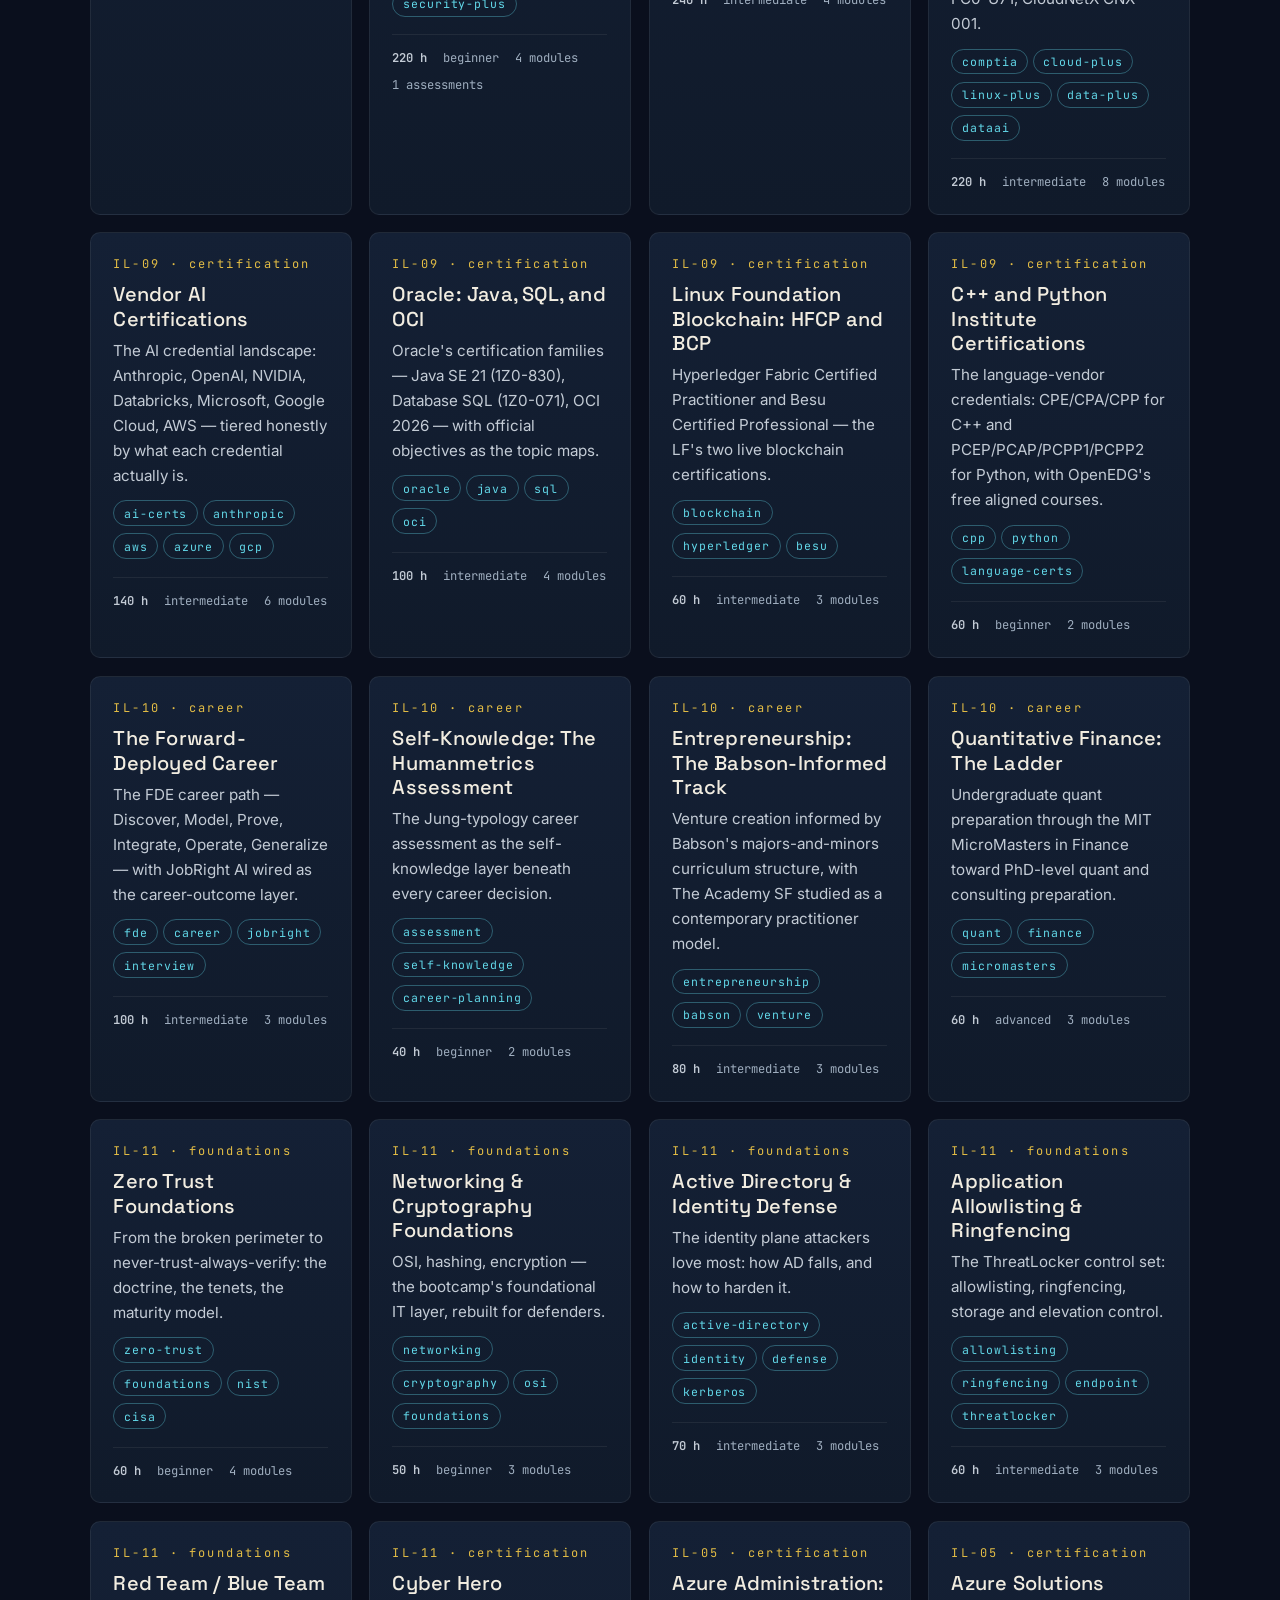
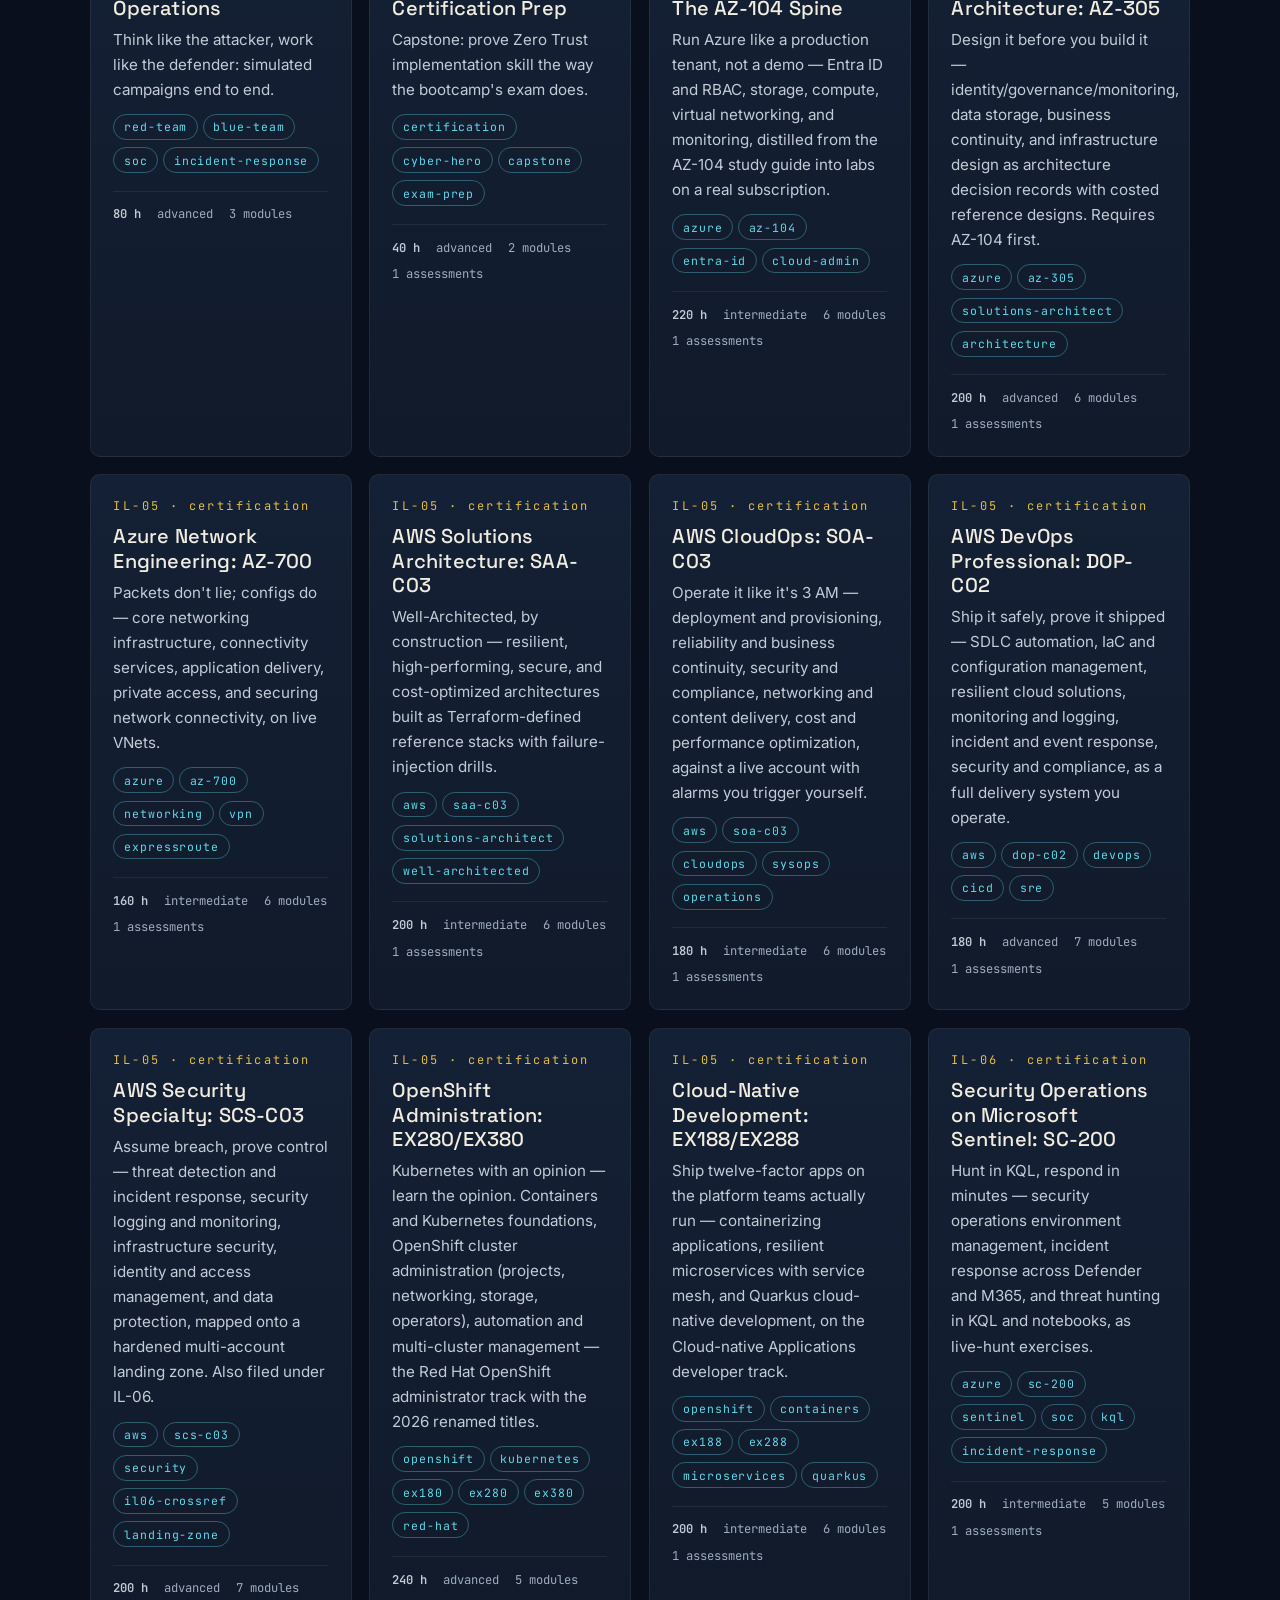
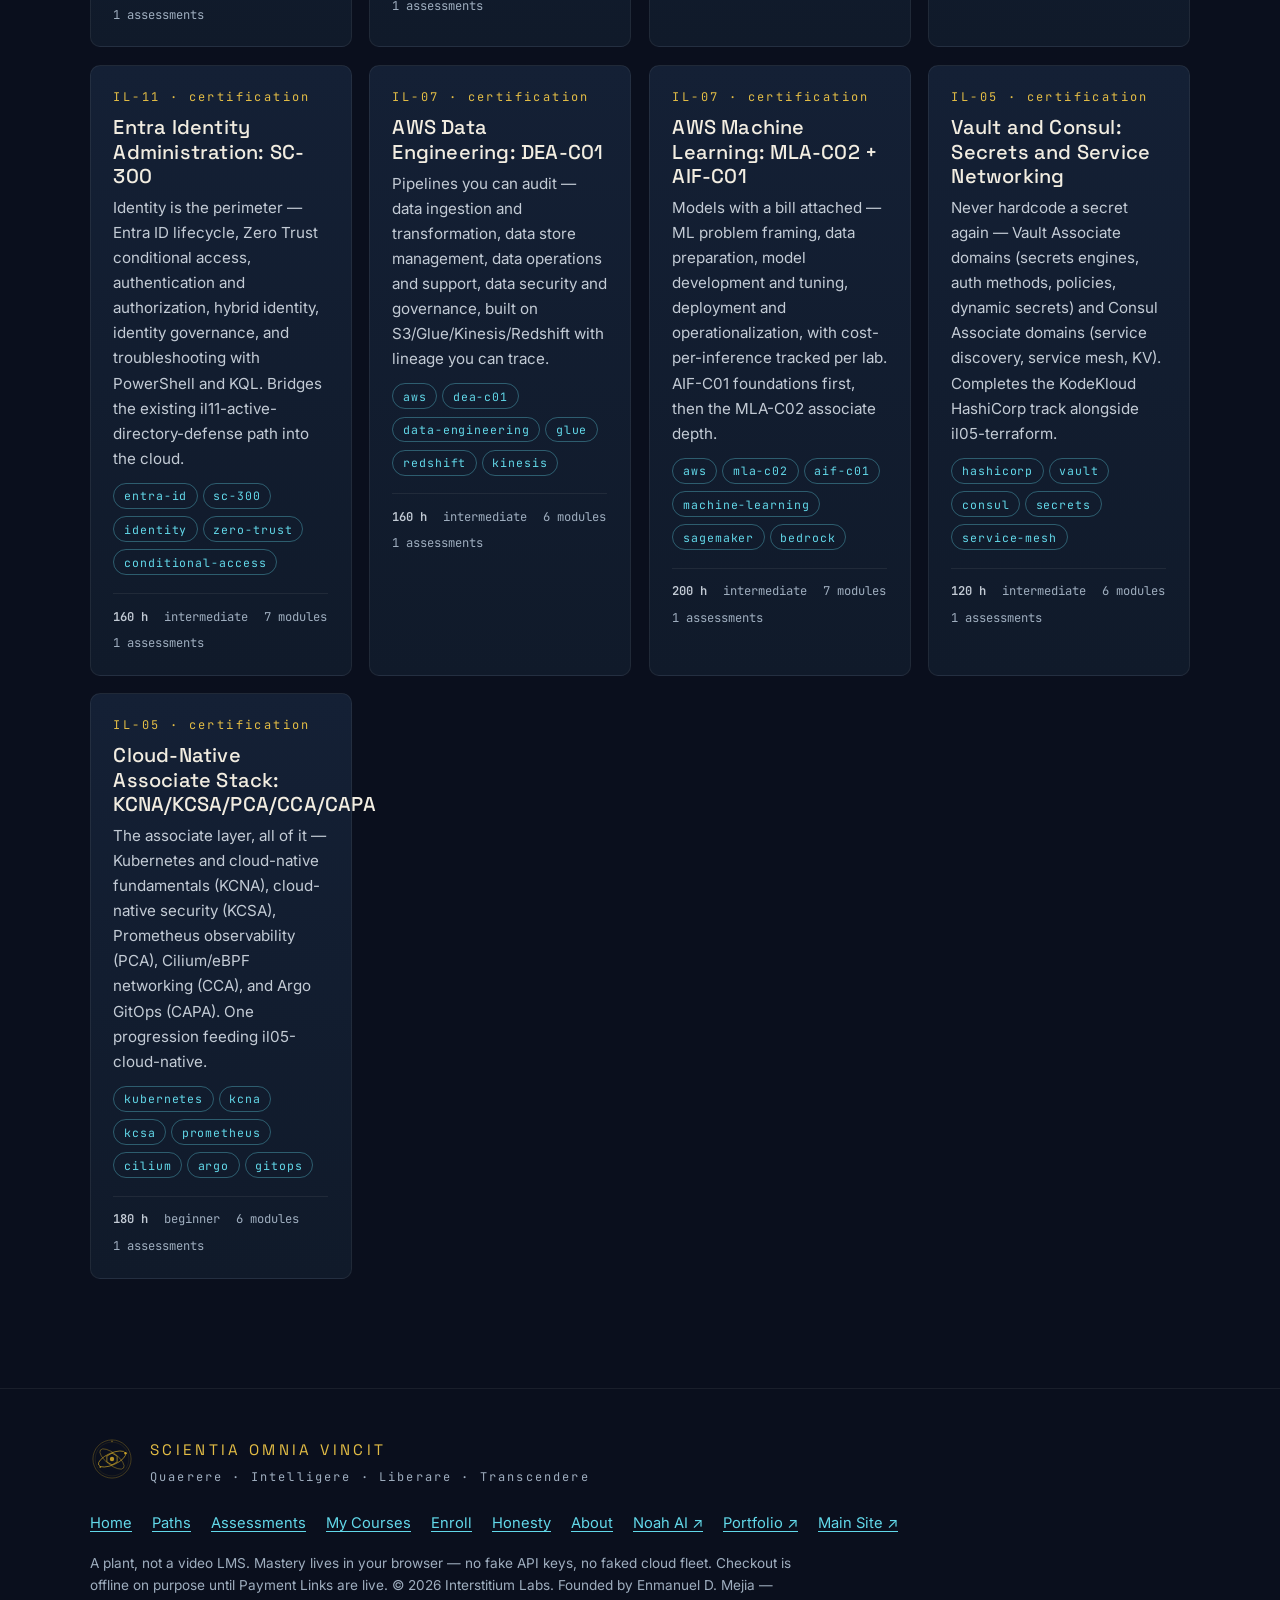
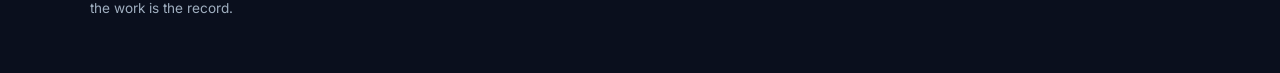
<file: paths.html>
<!DOCTYPE html>
<html lang="en">
<head>
<meta charset="utf-8">
<meta name="viewport" content="width=device-width, initial-scale=1">
<title>Paths — Interstitium Labs</title>
<meta name="description" content="Filterable catalog of Interstitium Labs learning paths — by role, skill, cert, and time. Adaptive gates, honest evidence.">
<meta property="og:type" content="website">
<meta property="og:site_name" content="Interstitium Labs Learning University">
<meta property="og:url" content="https://learn.interstitiumlabs.dev/paths.html">
<meta property="og:title" content="Interstitium Labs — Learning University">
<meta property="og:description" content="A knowledge operating system. 11 academies, 65 learning paths, 349 modules, adaptive mastery. A plant, not a video LMS.">
<meta property="og:image" content="https://learn.interstitiumlabs.dev/assets/sigil-hero-static.png">
<meta name="twitter:card" content="summary_large_image">
<meta name="twitter:title" content="Interstitium Labs — Learning University">
<meta name="twitter:description" content="11 academies, 65 paths, 349 modules. Structured sittings, adaptive math, Socratic AI tutor.">
<meta name="twitter:image" content="https://learn.interstitiumlabs.dev/assets/sigil-hero-static.png">
<link rel="canonical" href="https://learn.interstitiumlabs.dev/paths.html">

<link rel="icon" href="assets/sigil.svg" type="image/svg+xml">
<link rel="apple-touch-icon" href="assets/apple-touch-icon.png">
<link rel="manifest" href="manifest.webmanifest">
<meta name="theme-color" content="#06080c">
<link rel="stylesheet" href="css/il.css">
</head>
<body>
<noscript><div class="noscript-note"><strong>Interstitium Labs</strong> renders its curriculum from local data and needs JavaScript for the full experience. Start here: <a href="paths.html">paths</a> · <a href="assess.html">assessments</a> · <a href="honesty.html">honesty ledger</a>.</div></noscript>
<a class="skip-link" href="#il-main">Skip to main content</a>
<div id="il-header"></div>

<main id="il-main">
  <section class="block" aria-labelledby="paths-h">
    <div class="wrap" data-catalog-slot>
      <p class="eyebrow">Curriculum OS <span class="dot">·</span> Paths</p>
      <h1 id="paths-h">Paths that beat the catalog sites on architecture</h1>
      <p class="lede">Filter by role, skill, cert, time. Every path carries adaptive gates and routes deepens to official portals — we do not fake a fleet.</p>

      <form class="filters" id="filters" aria-label="Filter paths">
        <div class="field">
          <label for="f-q">Skill / role / keyword</label>
          <input type="search" id="f-q" name="q" placeholder="e.g. soc, kubernetes, cpa" autocomplete="off">
        </div>
        <div class="field">
          <label for="f-type">Track type</label>
          <select id="f-type" name="type">
            <option value="">All tracks</option>
            <option value="career">Career</option>
            <option value="certification">Certification</option>
            <option value="foundations">Foundations</option>
          </select>
        </div>
        <div class="field">
          <label for="f-tag">Cert / skill tag</label>
          <select id="f-tag" name="tag"><option value="">All tags</option></select>
        </div>
        <div class="field">
          <label for="f-time">Time budget</label>
          <select id="f-time" name="time">
            <option value="">Any length</option>
            <option value="40">Up to 40 h</option>
            <option value="120">Up to 120 h</option>
            <option value="300">Up to 300 h</option>
            <option value="99999">300 h and beyond</option>
          </select>
        </div>
      </form>
      <p class="notice cyan" id="result-count" role="status" style="display:none"></p>
      <div class="grid grid-3" id="path-grid" aria-live="polite"></div>
    </div>
  </section>
</main>

<div id="il-footer"></div>

<script src="js/app.js"></script>
<script>
(function () {
  'use strict';
  var grid = document.getElementById('path-grid');
  var count = document.getElementById('result-count');
  var fq = document.getElementById('f-q');
  var ftype = document.getElementById('f-type');
  var ftag = document.getElementById('f-tag');
  var ftime = document.getElementById('f-time');

  function currentFilters() {
    return {
      q: fq.value,
      type: ftype.value || null,
      tag: ftag.value || null,
      maxHours: ftime.value ? Number(ftime.value) : null
    };
  }

  function pathCard(p) {
    var c = document.createElement('article');
    c.className = 'card';
    var tags = (p.tags || []).map(function (t) {
      return '<span class="tag skill">' + IL.esc(t) + '</span>';
    }).join('');
    var nModules = (p.modules || []).length;
    var nAssess = (p.assessments || []).length;
    c.innerHTML =
      '<div class="code">' + IL.esc(p.academy || '') + ' · ' + IL.esc(p.type || '') + '</div>' +
      '<h3><a href="path.html?id=' + IL.esc(p.id) + '">' + IL.esc(p.title) + '</a></h3>' +
      '<p>' + IL.esc(p.subtitle || '') + '</p>' +
      '<div>' + tags + '</div>' +
      '<div class="meta"><span><b>' + IL.esc(IL.fmtHours(p.hours)) + '</b></span>' +
      '<span>' + IL.esc(p.difficulty || '') + '</span>' +
      '<span>' + nModules + ' modules</span>' +
      (nAssess ? '<span>' + nAssess + ' assessments</span>' : '') + '</div>';
    return c;
  }

  function render() {
    // populate tag options once
    if (!ftag.dataset.filled) {
      ftag.dataset.filled = '1';
      IL.allTags().forEach(function (t) {
        var o = document.createElement('option');
        o.value = t; o.textContent = t;
        ftag.appendChild(o);
      });
    }
    var paths = IL.filterPaths(IL.paths(), currentFilters());
    grid.innerHTML = '';
    if (!paths.length) {
      grid.innerHTML = '<div class="empty-state" style="grid-column:1/-1"><h3>No paths match</h3>' +
        '<p>' + (IL.paths().length
          ? 'Loosen a filter — or clear the search to see the full catalog.'
          : 'The path catalog is still being published. The academy index on the <a href="index.html#academies">home page</a> is current.') + '</p></div>';
    } else {
      paths.forEach(function (p) { grid.appendChild(pathCard(p)); });
    }
    count.style.display = '';
    count.textContent = paths.length + ' of ' + IL.paths().length + ' paths shown.';
  }

  ['input', 'change'].forEach(function (ev) {
    document.getElementById('filters').addEventListener(ev, render);
  });

  IL.renderPage = render;
  IL.onCatalog(render);
})();
</script>
<script src="js/noah.js"></script>
</body>
</html>
</file>
<file: css/il.css>
@import url("https://fonts.googleapis.com/css2?family=Inter:wght@400;500;600;700&family=JetBrains+Mono:wght@400;500&family=Space+Grotesk:wght@400;500;600;700&display=swap");
/* Interstitium Labs — Learning University design system
   Doctrine: gold is a nucleus, never a fill. Cyan is a signal, never a wash.
   Marks stay small. Motion stays slow. */

:root {
  /* Nucleus accent (sparse) */
  --gold: #c9a227;
  --gold-bright: #e3bd45;
  --gold-dim: rgba(201, 162, 39, 0.38);
  --gold-faint: rgba(201, 162, 39, 0.10);
  /* Signal / interactive (links, affordances only) */
  --cyan: #62d8e9;
  --cyan-deep: #2fa9bd;
  --cyan-dim: rgba(98, 216, 233, 0.35);
  --cyan-faint: rgba(98, 216, 233, 0.08);
  /* Hermetic dark palette */
  --bg: #0a0f1d;
  --bg-2: #0d1423;
  --panel: #101a2a;
  --panel-2: #142035;
  --panel-3: #192943;
  /* Ink */
  --ink: #f2ede1;
  --ink-dim: #c3cbd5;
  --ink-faint: #9faebf;
  /* Lines */
  --line: rgba(236, 233, 222, 0.13);
  --line-soft: rgba(236, 233, 222, 0.07);
  /* Type */
  --serif: "Space Grotesk", system-ui, sans-serif;
  --sans: Inter, system-ui, -apple-system, "Segoe UI", Roboto, Arial, sans-serif;
  --mono: "JetBrains Mono", ui-monospace, "SF Mono", Menlo, Consolas, monospace;
  /* Aurora backdrop: deep, slow, never loud */
  --aurora:
    radial-gradient(1100px 520px at 12% -8%, rgba(47, 169, 189, 0.10), transparent 60%),
    radial-gradient(900px 480px at 88% 4%, rgba(201, 162, 39, 0.055), transparent 60%),
    radial-gradient(1400px 900px at 50% 115%, rgba(38, 52, 92, 0.28), transparent 65%),
    linear-gradient(180deg, #070a10 0%, #06080c 55%, #05070a 100%);
  --radius: 10px;
  --radius-sm: 6px;
  --maxw: 1180px;
}

* { box-sizing: border-box; }

html { scroll-behavior: smooth; }

body {
  margin: 0;
  background: var(--bg);
  background-image: var(--aurora);
  background-attachment: fixed;
  color: var(--ink);
  font-family: var(--sans);
  font-size: 1.0625rem;
  line-height: 1.65;
  -webkit-font-smoothing: antialiased;
}

/* ---------- accessibility scaffolding ---------- */
.skip-link {
  position: absolute;
  left: 1rem;
  top: -4rem;
  z-index: 200;
  background: var(--panel-3);
  color: var(--cyan);
  border: 1px solid var(--cyan-dim);
  padding: 0.6rem 1rem;
  border-radius: var(--radius-sm);
  text-decoration: none;
  transition: top 0.15s ease;
}
.skip-link:focus { top: 1rem; }

:focus-visible {
  outline: 2px solid var(--cyan);
  outline-offset: 3px;
  border-radius: 2px;
}

.sr-only {
  position: absolute; width: 1px; height: 1px;
  padding: 0; margin: -1px; overflow: hidden;
  clip: rect(0 0 0 0); white-space: nowrap; border: 0;
}

/* ---------- type ---------- */
h1, h2, h3, .display {
  font-family: var(--serif);
  font-weight: 500;
  line-height: 1.22;
  letter-spacing: 0.01em;
  margin: 0 0 0.6em;
}
h1 { font-size: clamp(2rem, 4.6vw, 3.4rem); }
h2 { font-size: clamp(1.5rem, 3vw, 2.2rem); }
h3 { font-size: 1.25rem; }

.eyebrow {
  font-family: var(--mono);
  font-size: 0.78rem;
  letter-spacing: 0.28em;
  text-transform: uppercase;
  color: var(--ink-dim);
  margin: 0 0 1rem;
}
.eyebrow .dot { color: var(--gold); }

.lede { font-size: 1.18rem; color: var(--ink-dim); max-width: 62ch; }

a { color: var(--cyan); text-decoration: underline; text-underline-offset: 3px; }
a:hover { color: #8fe6f3; }

p { margin: 0 0 1em; max-width: 72ch; }

/* ---------- layout ---------- */
.wrap { max-width: var(--maxw); margin: 0 auto; padding: 0 clamp(1rem, 4vw, 2.5rem); }
section.block { padding: clamp(2.5rem, 6vw, 5rem) 0; }
.rule {
  border: 0; border-top: 1px solid var(--line-soft);
  margin: 0;
}

/* ---------- header / nav ---------- */
.site-header {
  position: sticky; top: 0; z-index: 100;
  background: rgba(10, 15, 29, 0.93);
  backdrop-filter: blur(10px);
  -webkit-backdrop-filter: blur(10px);
  border-bottom: 1px solid var(--line-soft);
}
.site-header .wrap {
  display: flex; align-items: center; gap: 1rem;
  padding-top: 0.7rem; padding-bottom: 0.7rem;
  flex-wrap: wrap;
}
.brand { display: inline-flex; align-items: center; gap: 0.6rem; text-decoration: none; color: var(--ink); }
.brand img { width: 30px; height: 30px; display: block; }
.brand .wordmark { font-family: var(--serif); font-size: 1.12rem; letter-spacing: 0.04em; }
.brand .wordmark small { display: block; font-family: var(--mono); font-size: 0.6rem; letter-spacing: 0.3em; color: var(--ink-faint); }
.site-nav { margin-left: auto; display: flex; flex-wrap: wrap; gap: 0.25rem 0.5rem; }
.site-nav a {
  color: var(--ink-dim); text-decoration: none;
  font-size: 0.92rem; padding: 0.45rem 0.7rem;
  border-radius: var(--radius-sm);
  border: 1px solid transparent;
}
.site-nav a:hover { color: var(--cyan); border-color: var(--cyan-dim); }
.site-nav a[aria-current="page"] { color: var(--gold-bright); border-color: var(--gold-dim); }

/* ---------- footer ---------- */
.site-footer { border-top: 1px solid var(--line-soft); padding: 3rem 0 2.5rem; margin-top: 2rem; }
.site-footer .seal { display: flex; align-items: flex-start; gap: 1rem; margin-bottom: 1.5rem; }
.site-footer .seal img { width: 44px; height: 44px; flex: none; }
.seal .latin { font-family: var(--serif); letter-spacing: 0.22em; font-size: 0.95rem; color: var(--gold-bright); }
.seal .quatrain { font-family: var(--mono); font-size: 0.75rem; letter-spacing: 0.18em; color: var(--ink-faint); margin-top: 0.35rem; }
.footer-nav { display: flex; flex-wrap: wrap; gap: 0.25rem 1.25rem; margin: 1rem 0; font-size: 0.92rem; }
.footer-note { font-size: 0.85rem; color: var(--ink-faint); max-width: 78ch; }

/* ---------- hero : AI Pantheon battle ---------- */
.pantheon {
  position: relative;
  min-height: min(92vh, 860px);
  display: flex; flex-direction: column; justify-content: flex-end;
  overflow: hidden;
  background: #04060a;
  border-bottom: 1px solid var(--line-soft);
}
.pantheon canvas#pantheon-canvas {
  position: absolute; inset: 0; width: 100%; height: 100%; display: block;
}
.pantheon-veil {
  position: absolute; inset: 0; pointer-events: none;
  background:
    linear-gradient(180deg, rgba(4,6,10,0.25) 0%, transparent 30%, transparent 55%, rgba(4,6,10,0.88) 100%);
}
.pantheon-plate {
  position: absolute; top: 1rem;
  font-family: var(--mono); font-size: 0.78rem; letter-spacing: 0.22em;
  padding: 0.5rem 0.85rem;
  background: rgba(6, 8, 12, 0.62);
  border: 1px solid var(--line);
  border-radius: var(--radius-sm);
  backdrop-filter: blur(6px); -webkit-backdrop-filter: blur(6px);
  pointer-events: none; white-space: nowrap;
}
.pantheon-plate .ops { display: block; font-size: 0.95rem; letter-spacing: 0.08em; margin-top: 0.15rem; }
.pantheon-plate.gold { left: 1rem; color: var(--gold-bright); border-color: var(--gold-dim); }
.pantheon-plate.cyan { right: 1rem; color: var(--cyan); border-color: var(--cyan-dim); text-align: right; }

.pantheon-copy { position: relative; z-index: 3; padding-bottom: 5.5rem; }
.pantheon-sigil {
  position: relative; z-index: 2;
  display: flex; justify-content: center;
  padding-top: clamp(2.5rem, 7vh, 4.5rem);
  pointer-events: none;
}
.pantheon-sigil img {
  width: clamp(170px, 32vmin, 330px); height: auto;
  filter: drop-shadow(0 0 46px rgba(212,175,55,0.30)) drop-shadow(0 0 120px rgba(34,211,238,0.12));
}
/* Procedural sigil rotation — crisp vector spin, zero GIF banding/LCP cost */
.pantheon-sigil .sigil-spin { animation: sigil-rotate 40s linear infinite; transform-origin: 50% 50%; }
@keyframes sigil-rotate { to { transform: rotate(360deg); } }
@media (prefers-reduced-motion: reduce) {
  .pantheon-sigil .sigil-spin { animation: none; }
}
.pantheon-copy h1 { max-width: 20ch; text-shadow: 0 2px 24px rgba(0,0,0,0.8); }
.pantheon-copy .lede { text-shadow: 0 1px 14px rgba(0,0,0,0.8); }
.pantheon-ctas { display: flex; flex-wrap: wrap; gap: 0.8rem; margin-top: 1.4rem; }

.pantheon-controls {
  position: absolute; z-index: 4; right: 1rem; bottom: 1rem;
  display: flex; gap: 0.5rem; flex-wrap: wrap; justify-content: flex-end;
}
/* hero scroll cue — mono indicator, dismissed on first scroll */
.scroll-cue { position: absolute; left: 50%; bottom: 1.1rem; transform: translateX(-50%); z-index: 3;
  width: 22px; height: 36px; border: 1px solid var(--line); border-radius: 12px; opacity: 0.7;
  transition: opacity 0.4s ease; pointer-events: none; }
.scroll-cue span { display: block; width: 3px; height: 8px; margin: 6px auto 0; border-radius: 2px;
  background: var(--gold); animation: cueDrop 1.8s ease-in-out infinite; }
@keyframes cueDrop { 0% { transform: translateY(0); opacity: 1; } 70% { transform: translateY(12px); opacity: 0; } 100% { transform: translateY(0); opacity: 0; } }
.scroll-cue.gone { opacity: 0; }
@media (prefers-reduced-motion: reduce) { .scroll-cue span { animation: none; opacity: 0.6; } }
/* Persisted motion choice (localStorage il_motion_reduced, mirrored to
   html[data-motion] by hero.js/app.js) — the toggle's promise, kept
   everywhere the OS-preference query is honored. */
html[data-motion="reduced"] .scroll-cue span { animation: none; opacity: 0.6; }
html[data-motion="reduced"] .js .il-reveal { transition: none; }
html[data-motion="reduced"] #il-veil { transition: none; }
html[data-motion="reduced"] .il-pal-veil { transition: none; }
html[data-motion="reduced"] .il-pal-veil .il-pal { transition: none; }

/* resume-sitting banner */
.resume-block { padding-bottom: 0; }
.resume-banner { display: flex; align-items: center; justify-content: space-between; gap: 1.2rem; flex-wrap: wrap;
  border: 1px solid rgba(201,162,39,0.35); border-radius: 14px; padding: 1.2rem 1.4rem;
  background: linear-gradient(120deg, rgba(201,162,39,0.08), rgba(98,216,233,0.04));
  box-shadow: 0 8px 30px rgba(0,0,0,0.35); }
.resume-banner .eyebrow { margin: 0 0 0.3rem; }
.resume-banner h2 { margin: 0 0 0.3rem; font-size: 1.3rem; }
.resume-banner .lede { margin: 0; }
.pantheon-summary {
  position: relative; z-index: 3;
  font-size: 0.95rem; color: var(--ink-dim);
  background: rgba(6,8,12,0.72);
  border: 1px solid var(--line);
  border-left: 2px solid var(--gold-dim);
  border-radius: var(--radius-sm);
  padding: 0.9rem 1.1rem; margin: 0 0 5.5rem;
  max-width: 64ch;
}

/* ---------- buttons ---------- */
.btn {
  display: inline-block;
  font-family: var(--sans); font-size: 0.98rem; font-weight: 600;
  color: var(--bg); background: var(--cyan);
  border: 1px solid var(--cyan);
  padding: 0.72rem 1.35rem; border-radius: var(--radius-sm);
  text-decoration: none; cursor: pointer;
  transition: transform 0.12s ease, box-shadow 0.12s ease, background 0.12s ease;
}
.btn:hover { background: #8fe6f3; color: #04141a; box-shadow: 0 0 22px rgba(98,216,233,0.28); }
.btn-ghost {
  background: transparent; color: var(--ink);
  border: 1px solid var(--line);
}
.btn-ghost:hover { border-color: var(--cyan-dim); color: var(--cyan); background: var(--cyan-faint); box-shadow: none; }
.btn-gold { background: transparent; color: var(--gold-bright); border: 1px solid var(--gold-dim); }
.btn-gold:hover { background: var(--gold-faint); color: var(--gold-bright); box-shadow: 0 0 18px rgba(201,162,39,0.22); }
.btn-sm { font-size: 0.82rem; padding: 0.45rem 0.85rem; }
.btn[disabled] { opacity: 0.45; cursor: not-allowed; box-shadow: none; }

/* ---------- cards / grids ---------- */
.grid { display: grid; gap: 1.1rem; }
.grid-2 { grid-template-columns: repeat(auto-fill, minmax(300px, 1fr)); }
.grid-3 { grid-template-columns: repeat(auto-fill, minmax(260px, 1fr)); }

.card {
  background: linear-gradient(180deg, var(--panel-2), var(--panel));
  border: 1px solid var(--line-soft);
  border-radius: var(--radius);
  padding: 1.35rem 1.4rem;
  position: relative;
  transition: border-color 0.22s ease, transform 0.22s cubic-bezier(0.22, 0.9, 0.3, 1), box-shadow 0.22s ease;
}
.card:hover {
  border-color: rgba(201,162,39,0.55);
  transform: translateY(-4px);
  box-shadow: 0 14px 34px rgba(0,0,0,0.45), 0 0 0 1px rgba(201,162,39,0.12), 0 2px 18px rgba(201,162,39,0.08);
}
.card .code {
  font-family: var(--mono); font-size: 0.75rem; letter-spacing: 0.2em;
  color: var(--gold-bright);
}
.card h3 { margin: 0.5rem 0 0.4rem; }
.card h3 a { color: var(--ink); text-decoration: none; }
.card h3 a:hover { color: var(--cyan); }
.card p { font-size: 0.95rem; color: var(--ink-dim); margin-bottom: 0.6rem; }
.card .meta {
  display: flex; flex-wrap: wrap; gap: 0.4rem 1rem;
  font-family: var(--mono); font-size: 0.76rem; color: var(--ink-faint);
  margin-top: 0.8rem; padding-top: 0.8rem; border-top: 1px solid var(--line-soft);
}
.card .meta b { color: var(--ink-dim); font-weight: 600; }
.tag {
  display: inline-block; font-family: var(--mono); font-size: 0.72rem; letter-spacing: 0.08em;
  border: 1px solid var(--line); border-radius: 999px;
  padding: 0.15rem 0.6rem; color: var(--ink-dim); margin: 0 0.3rem 0.3rem 0;
}
.tag.cert { border-color: var(--gold-dim); color: var(--gold-bright); }
.tag.skill { border-color: var(--cyan-dim); color: var(--cyan); }

/* ---------- counters ---------- */
.counters { display: flex; flex-wrap: wrap; gap: 2.5rem; margin: 1.5rem 0 0; }
.counter .n { font-family: var(--serif); font-size: 2.1rem; color: var(--gold-bright); }
.counter .l { font-family: var(--mono); font-size: 0.72rem; letter-spacing: 0.24em; color: var(--ink-faint); text-transform: uppercase; }

/* ---------- skeleton shimmer (catalog loading) ---------- */
.skel {
  position: relative; overflow: hidden;
  background: var(--panel-2);
  border: 1px solid var(--line-soft);
  border-radius: 10px;
  min-height: 84px;
}
.skel::after {
  content: ''; position: absolute; inset: 0;
  background: linear-gradient(100deg, transparent 20%, rgba(201,162,75,0.10) 50%, transparent 80%);
  animation: skelsweep 1.6s ease-in-out infinite;
}
@keyframes skelsweep { 0% { transform: translateX(-100%); } 100% { transform: translateX(100%); } }

/* ---------- terminal-storm motif (section transitions / loading) ---------- */
.terminal-storm {
  position: relative; overflow: hidden;
  border-top: 1px solid var(--line-soft);
  border-bottom: 1px solid var(--line-soft);
  background: #04060a;
  min-height: 120px;
}
.terminal-storm canvas { display: block; width: 100%; height: 120px; }
.terminal-storm .storm-label {
  position: absolute; inset: 0; display: flex; align-items: center; justify-content: center;
  font-family: var(--mono); font-size: 0.78rem; letter-spacing: 0.3em; text-transform: uppercase;
  color: var(--ink-faint); pointer-events: none;
  background: linear-gradient(180deg, rgba(4,6,10,0.55), rgba(4,6,10,0.15) 50%, rgba(4,6,10,0.55));
}

/* ---------- forms ---------- */
label { display: block; font-size: 0.9rem; color: var(--ink-dim); margin: 0 0 0.35rem; }
input[type="text"], input[type="search"], select, textarea {
  width: 100%; background: var(--panel); color: var(--ink);
  border: 1px solid var(--line); border-radius: var(--radius-sm);
  padding: 0.65rem 0.8rem; font-size: 0.95rem; font-family: var(--sans);
}
input:focus, select:focus, textarea:focus { border-color: var(--cyan-dim); outline: 2px solid var(--cyan-dim); outline-offset: 1px; }
textarea { min-height: 180px; font-family: var(--mono); font-size: 0.85rem; resize: vertical; }
select { appearance: auto; }
.filters { display: grid; grid-template-columns: repeat(auto-fit, minmax(200px, 1fr)); gap: 0.9rem; margin: 1.4rem 0; }
.filters .field { margin: 0; }

/* ---------- tables ---------- */
table.ledger { width: 100%; border-collapse: collapse; font-size: 0.93rem; margin: 1.2rem 0; }
table.ledger th, table.ledger td {
  text-align: left; padding: 0.7rem 0.8rem;
  border-bottom: 1px solid var(--line-soft); vertical-align: top;
}
table.ledger th { font-family: var(--mono); font-size: 0.74rem; letter-spacing: 0.18em; text-transform: uppercase; color: var(--ink-faint); }
table.ledger td.date { font-family: var(--mono); font-size: 0.8rem; white-space: nowrap; color: var(--ink-dim); }
table.ledger strong.pass { color: var(--cyan); }
table.ledger strong.fail { color: var(--gold-bright); }
.pill { display: inline-block; font-family: var(--mono); font-size: 0.72rem; letter-spacing: 0.1em; padding: 0.2rem 0.65rem; border-radius: 999px; border: 1px solid; white-space: nowrap; }
.pill.live { color: var(--cyan); border-color: var(--cyan-dim); }
.pill.off { color: var(--gold-bright); border-color: var(--gold-dim); }
.pill.soon { color: var(--ink-dim); border-color: var(--line); }

/* ---------- quiz / assessment ---------- */
.quiz-shell { max-width: 860px; }
.timer {
  font-family: var(--mono); font-size: 1.6rem; letter-spacing: 0.08em;
  color: var(--gold-bright); border: 1px solid var(--gold-dim);
  display: inline-block; padding: 0.35rem 1rem; border-radius: var(--radius-sm);
  background: var(--gold-faint); margin-bottom: 1rem;
}
.timer.low { color: #ff9d7a; border-color: rgba(255,157,122,0.5); background: rgba(255,157,122,0.08); }
.timer.untimed { font-family: var(--sans); font-size: 0.95rem; letter-spacing: 0.01em;
  color: var(--ink-dim); border-color: var(--line); background: var(--panel-2); }
.qnav { display: flex; flex-wrap: wrap; gap: 0.4rem; margin: 1rem 0; }
.qnav button {
  width: 2.5rem; height: 2.5rem; border-radius: var(--radius-sm);
  border: 1px solid var(--line); background: var(--panel); color: var(--ink-dim);
  font-family: var(--mono); font-size: 0.82rem; cursor: pointer;
}
.qnav button:hover { border-color: var(--cyan-dim); color: var(--cyan); }
.qnav button.answered { border-color: var(--cyan-dim); color: var(--cyan); }
.qnav button.current { border-color: var(--gold); color: var(--gold-bright); box-shadow: 0 0 0 1px var(--gold-dim); }
.qnav button.flagged { border-style: dashed; }
.question { background: var(--panel); border: 1px solid var(--line-soft); border-radius: var(--radius); padding: 1.5rem; margin: 1rem 0; }
.question h3 { font-family: var(--sans); font-size: 1.08rem; font-weight: 600; }
.choices { list-style: none; margin: 1rem 0 0; padding: 0; display: grid; gap: 0.55rem; }
.choices label {
  display: flex; gap: 0.7rem; align-items: flex-start;
  border: 1px solid var(--line-soft); border-radius: var(--radius-sm);
  padding: 0.7rem 0.9rem; cursor: pointer; margin: 0; color: var(--ink);
}
.choices label:hover { border-color: var(--cyan-dim); }
.choices input[type="radio"] { margin-top: 0.3rem; accent-color: var(--cyan); width: 1.05rem; height: 1.05rem; flex: none; }
.choices label.picked { border-color: var(--cyan); background: var(--cyan-faint); }
.quiz-actions { display: flex; gap: 0.7rem; flex-wrap: wrap; margin-top: 1.2rem; }
.explain { border-left: 2px solid var(--gold-dim); padding: 0.6rem 1rem; margin-top: 0.8rem; color: var(--ink-dim); font-size: 0.93rem; background: var(--gold-faint); border-radius: 0 var(--radius-sm) var(--radius-sm) 0; }
.score-ring { font-family: var(--serif); font-size: 2.6rem; color: var(--gold-bright); }

/* ---------- adaptive sitting ---------- */
.stages { display: flex; flex-wrap: wrap; gap: 0.5rem; margin: 1.2rem 0 1.8rem; }
.stage-tab {
  font-family: var(--mono); font-size: 0.8rem; letter-spacing: 0.14em; text-transform: uppercase;
  border: 1px solid var(--line); background: transparent; color: var(--ink-dim);
  padding: 0.6rem 1.05rem; border-radius: 999px; cursor: pointer;
}
.stage-tab:hover { border-color: var(--cyan-dim); color: var(--cyan); }
.stage-tab[aria-selected="true"] { border-color: var(--gold); color: var(--gold-bright); background: var(--gold-faint); }
.mastery-bar { height: 8px; background: var(--panel-3); border-radius: 999px; overflow: hidden; margin-top: 0.35rem; }
.mastery-bar i { display: block; height: 100%; background: linear-gradient(90deg, var(--cyan-deep), var(--cyan)); border-radius: 999px; transition: width 0.4s ease; }
.topic-row { display: grid; grid-template-columns: 1fr auto; gap: 0.3rem 1rem; align-items: center; padding: 0.7rem 0; border-bottom: 1px solid var(--line-soft); }
.topic-row .t { font-size: 0.95rem; }
.topic-row .m { font-family: var(--mono); font-size: 0.8rem; color: var(--ink-faint); }
.stage-panel { display: none; }
.stage-panel.active { display: block; }

/* ---------- Noah chat ---------- */
.noah-panel {
  border: 1px solid var(--line); border-radius: var(--radius);
  background: linear-gradient(180deg, var(--panel-2), var(--panel));
  display: flex; flex-direction: column; overflow: hidden;
  min-height: 380px; max-height: 640px;
}
.noah-head {
  display: flex; align-items: center; gap: 0.7rem;
  padding: 0.85rem 1.1rem; border-bottom: 1px solid var(--line-soft);
}
.noah-head .sig { width: 26px; height: 26px; }
.noah-head .name { font-family: var(--serif); font-size: 1.05rem; }
.noah-head .sub { font-family: var(--mono); font-size: 0.7rem; letter-spacing: 0.18em; color: var(--ink-faint); text-transform: uppercase; }
.noah-log { flex: 1; overflow-y: auto; padding: 1rem 1.1rem; display: flex; flex-direction: column; gap: 0.8rem; }
.noah-msg { max-width: 88%; padding: 0.65rem 0.95rem; border-radius: var(--radius-sm); font-size: 0.93rem; line-height: 1.55; }
.noah-msg.noah { background: var(--panel-3); border: 1px solid var(--line-soft); align-self: flex-start; }
.noah-msg.user { background: var(--cyan-faint); border: 1px solid var(--cyan-dim); align-self: flex-end; }
.noah-msg .nudge { display: block; margin-top: 0.5rem; font-size: 0.82rem; color: var(--cyan); }
.noah-input { display: flex; gap: 0.6rem; padding: 0.85rem 1.1rem; border-top: 1px solid var(--line-soft); }
.noah-input input { flex: 1; }
.noah-thinking { display: inline-flex; align-items: center; gap: 0.35rem; color: var(--ink-faint); font-family: var(--mono); font-size: 0.8rem; }
.noah-thinking .dots i {
  display: inline-block; width: 6px; height: 6px; border-radius: 50%;
  background: var(--cyan); margin-right: 4px; opacity: 0.25;
  animation: noahpulse 1.1s ease-in-out infinite;
}
.noah-thinking .dots i:nth-child(2) { animation-delay: 0.18s; }
.noah-thinking .dots i:nth-child(3) { animation-delay: 0.36s; }
@keyframes noahpulse { 0%, 100% { opacity: 0.25; } 50% { opacity: 1; } }

/* ---------- misc ---------- */
.notice {
  border: 1px solid var(--line); border-left: 3px solid var(--gold);
  background: var(--panel); border-radius: var(--radius-sm);
  padding: 1rem 1.2rem; margin: 1.2rem 0; font-size: 0.95rem; color: var(--ink-dim);
}
.notice.cyan { border-left-color: var(--cyan); }
.kv { display: grid; grid-template-columns: auto 1fr; gap: 0.3rem 1.2rem; font-size: 0.95rem; }
.kv dt { font-family: var(--mono); font-size: 0.8rem; color: var(--ink-faint); letter-spacing: 0.08em; }
.kv dd { margin: 0; color: var(--ink-dim); }
.empty-state { text-align: left; border: 1px dashed var(--line); border-radius: var(--radius); padding: 2.2rem; color: var(--ink-dim); }
.empty-state h3 { color: var(--ink); }
ol.steps { padding-left: 1.4rem; }
ol.steps li { margin-bottom: 0.7rem; color: var(--ink-dim); }
.source-list { list-style: none; padding: 0; margin: 0.6rem 0 0; }
.source-list li { padding: 0.55rem 0; border-bottom: 1px solid var(--line-soft); font-size: 0.93rem; }
.source-list .note { color: var(--ink-faint); font-size: 0.85rem; display: block; }
.module { border: 1px solid var(--line-soft); border-radius: var(--radius); padding: 1.2rem 1.35rem; margin: 0 0 1rem; background: var(--panel); }
.module h3 { margin-bottom: 0.3rem; }
.module .kind { font-family: var(--mono); font-size: 0.72rem; letter-spacing: 0.2em; text-transform: uppercase; color: var(--gold-bright); }
.hero-cta-row { display: flex; gap: 0.8rem; flex-wrap: wrap; }

/* honesty ledger entries */
.entry-real { border-left-color: var(--cyan); }
.entry-off { border-left-color: var(--gold); }
.entry-soon { border-left-color: var(--ink-faint); }

/* ---------- cinematic grain (film, not noise) ---------- */
body::after {
  content: "";
  position: fixed; inset: 0; z-index: 2000; pointer-events: none;
  opacity: 0.05; mix-blend-mode: overlay;
  background-image: url("data:image/svg+xml,%3Csvg xmlns='http://www.w3.org/2000/svg' width='160' height='160'%3E%3Cfilter id='n'%3E%3CfeTurbulence type='fractalNoise' baseFrequency='0.9' numOctaves='2' stitchTiles='stitch'/%3E%3C/filter%3E%3Crect width='160' height='160' filter='url(%23n)' opacity='0.6'/%3E%3C/svg%3E");
}

/* ---------- scroll reveal (JS adds .il-reveal; observer adds .in) ---------- */
.js .il-reveal {
  opacity: 0;
  transform: translateY(16px);
  transition: opacity 0.55s ease, transform 0.55s cubic-bezier(0.22, 0.61, 0.36, 1);
  transition-delay: var(--reveal-delay, 0ms);
  will-change: opacity, transform;
}
.js .il-reveal.in { opacity: 1; transform: none; }

/* ---------- page transition veil ---------- */
#il-veil {
  position: fixed; inset: 0; z-index: 3000; pointer-events: none;
  background: radial-gradient(1200px 600px at 50% 20%, #0b1018 0%, #06080c 70%);
  opacity: 0; transition: opacity 0.18s ease;
}
body.il-leaving #il-veil { opacity: 1; }

/* ---------- command palette (Ctrl/⌘+K) ---------- */
.il-pal-veil {
  position: fixed; inset: 0; z-index: 4000;
  background: rgba(4, 6, 10, 0.72);
  backdrop-filter: blur(6px); -webkit-backdrop-filter: blur(6px);
  display: flex; align-items: flex-start; justify-content: center;
  padding: 12vh 1rem 1rem;
  opacity: 0; transition: opacity 0.16s ease;
}
.il-pal-veil.open { opacity: 1; }
.il-pal {
  width: min(620px, 100%);
  background: linear-gradient(180deg, var(--panel-2), var(--panel));
  border: 1px solid var(--line);
  border-radius: 14px;
  box-shadow: 0 30px 80px rgba(0, 0, 0, 0.6), 0 0 0 1px rgba(98, 216, 233, 0.06), 0 0 44px rgba(98, 216, 233, 0.07);
  overflow: hidden;
  transform: translateY(-8px) scale(0.99);
  transition: transform 0.16s ease;
}
.il-pal-veil.open .il-pal { transform: none; }
.il-pal-inputrow { display: flex; align-items: center; gap: 0.7rem; padding: 0.9rem 1.1rem; border-bottom: 1px solid var(--line-soft); }
.il-pal-inputrow .glyph { font-family: var(--mono); color: var(--gold-bright); font-size: 1rem; }
.il-pal-input {
  flex: 1; background: transparent; border: 0; color: var(--ink);
  font-size: 1.02rem; font-family: var(--sans); padding: 0.2rem 0;
}
.il-pal-input:focus { outline: none; }
.il-pal-inputrow kbd {
  font-family: var(--mono); font-size: 0.68rem; color: var(--ink-faint);
  border: 1px solid var(--line); border-radius: 4px; padding: 0.1rem 0.4rem;
}
.il-pal-list { max-height: 46vh; overflow-y: auto; padding: 0.4rem; }
.il-pal-item {
  display: flex; align-items: center; gap: 0.8rem; width: 100%;
  text-align: left; background: transparent; border: 0; cursor: pointer;
  padding: 0.65rem 0.8rem; border-radius: 8px; color: var(--ink);
  font-family: var(--sans); font-size: 0.95rem;
}
.il-pal-item .kind {
  font-family: var(--mono); font-size: 0.66rem; letter-spacing: 0.16em; text-transform: uppercase;
  color: var(--gold-bright); min-width: 4.6rem; flex: none;
}
.il-pal-item .sub { display: block; font-size: 0.8rem; color: var(--ink-faint); margin-top: 0.1rem; }
.il-pal-item .go { margin-left: auto; color: var(--ink-faint); font-family: var(--mono); }
.il-pal-item[aria-selected="true"] { background: var(--cyan-faint); }
.il-pal-item[aria-selected="true"] .go { color: var(--cyan); }
.il-pal-empty { padding: 1.4rem; text-align: center; color: var(--ink-faint); font-size: 0.92rem; }
.il-pal-foot {
  display: flex; gap: 1.2rem; padding: 0.6rem 1.1rem;
  border-top: 1px solid var(--line-soft);
  font-family: var(--mono); font-size: 0.68rem; color: var(--ink-faint); letter-spacing: 0.06em;
}
.il-pal-foot b { color: var(--ink-dim); font-weight: 600; }

/* palette hint chip in header */
.pal-hint {
  display: inline-flex; align-items: center; gap: 0.45rem;
  font-family: var(--mono); font-size: 0.72rem; color: var(--ink-faint);
  border: 1px solid var(--line-soft); border-radius: var(--radius-sm);
  background: transparent; padding: 0.42rem 0.65rem; cursor: pointer;
}
.pal-hint:hover { color: var(--cyan); border-color: var(--cyan-dim); }
.pal-hint kbd { font-family: var(--mono); font-size: 0.66rem; border: 1px solid var(--line); border-radius: 4px; padding: 0 0.32rem; }

/* ---------- card glow polish ---------- */
.card::before {
  content: ""; position: absolute; inset: 0; border-radius: inherit; pointer-events: none;
  background: radial-gradient(420px 160px at 50% -40px, rgba(98, 216, 233, 0.09), transparent 70%);
  opacity: 0; transition: opacity 0.2s ease;
}
.card:hover::before { opacity: 1; }
.card:focus-within { border-color: var(--cyan-dim); }

/* ---------- Noah teaser avatar + typing caret ---------- */
.noah-head .noah-face {
  width: 34px; height: 34px; border-radius: 50%; flex: none;
  border: 1px solid var(--gold-dim);
  box-shadow: 0 0 14px rgba(201, 162, 39, 0.25);
  object-fit: cover; background: var(--panel-3);
}
.noah-typing-caret {
  display: inline-block; width: 2px; height: 1em; vertical-align: -0.12em;
  background: var(--cyan); margin-left: 1px;
  animation: caretblink 0.8s steps(1) infinite;
}
@keyframes caretblink { 50% { opacity: 0; } }

/* responsive */
@media (max-width: 720px) {
  .pantheon-plate { font-size: 0.66rem; padding: 0.4rem 0.6rem; }
  .pantheon-controls { left: 1rem; right: 1rem; justify-content: flex-start; }
  .site-nav { margin-left: 0; }
  .pal-hint .pal-hint-label { display: none; }
  /* learn.html sitting layout: stack the stage column above the Noah panel */
  #sit-layout { grid-template-columns: 1fr !important; }
}

/* reduced motion: everything slow becomes still */
@media (prefers-reduced-motion: reduce) {
  html { scroll-behavior: auto; }
  *, *::before, *::after { animation-duration: 0.01ms !important; animation-iteration-count: 1 !important; transition-duration: 0.01ms !important; }
  .noah-thinking .dots i { animation: none; opacity: 0.6; }
}

/* ============ recursive pass 2: assessment & sitting cinema ============ */

/* question entrance — direction-aware: forward slides in from the right, back from the left */
@keyframes qInFwd { from { opacity: 0; transform: translateX(18px); } to { opacity: 1; transform: none; } }
@keyframes qInBack { from { opacity: 0; transform: translateX(-18px); } to { opacity: 1; transform: none; } }
.question.q-enter, .question.q-enter-fwd { animation: qInFwd 0.28s cubic-bezier(0.22, 0.9, 0.3, 1) both; }
.question.q-enter-back { animation: qInBack 0.28s cubic-bezier(0.22, 0.9, 0.3, 1) both; }

/* keyboard hints on choices */
.choices kbd.key-hint {
  font-family: var(--mono); font-size: 0.68rem; color: var(--ink-faint);
  border: 1px solid var(--line-soft); border-bottom-width: 2px; border-radius: 5px;
  padding: 0.05rem 0.4rem; margin-right: 0.55rem; flex: none;
}
.choices label.picked kbd.key-hint { color: var(--cyan); border-color: var(--cyan-dim); }

/* animated SVG score ring */
.score-svg { width: 148px; height: 148px; display: block; margin: 0.6rem 0 1rem; }
.score-svg .ring-bg { fill: none; stroke: var(--panel-3); stroke-width: 10; }
.score-svg .ring-fg {
  fill: none; stroke: url(#scoreGrad); stroke-width: 10; stroke-linecap: round;
  transform: rotate(-90deg); transform-origin: 60px 60px;
  transition: stroke-dashoffset 1.1s cubic-bezier(0.22, 0.9, 0.3, 1);
}
.score-svg .ring-pct { font-family: var(--serif); font-size: 26px; fill: var(--gold-bright); text-anchor: middle; }
.score-svg .ring-sub { font-family: var(--mono); font-size: 11px; fill: var(--ink-faint); text-anchor: middle; }

/* timer depletion track */
.timer-track { height: 4px; background: var(--panel-3); border-radius: 999px; overflow: hidden; margin-top: 0.45rem; max-width: 860px; }
.timer-track i { display: block; height: 100%; width: 100%; border-radius: 999px;
  background: linear-gradient(90deg, var(--cyan-deep), var(--cyan)); transition: width 0.5s linear; }
.timer.low + .timer-track i, .timer-track i.low { background: linear-gradient(90deg, #b0563a, #ff9d7a); }

/* custom confirm dialog (replaces native confirm) */
.il-dialog-backdrop {
  position: fixed; inset: 0; z-index: 5000; background: rgba(3, 5, 8, 0.72);
  backdrop-filter: blur(6px); -webkit-backdrop-filter: blur(6px);
  display: flex; align-items: center; justify-content: center; padding: 1.2rem;
  animation: dlgIn 0.22s ease both;
}
@keyframes dlgIn { from { opacity: 0; } to { opacity: 1; } }
.il-dialog {
  width: min(440px, 100%); background: var(--panel-2); border: 1px solid var(--line);
  border-radius: 14px; padding: 1.4rem 1.5rem; box-shadow: 0 30px 80px rgba(0, 0, 0, 0.6);
  animation: dlgPop 0.26s cubic-bezier(0.22, 0.9, 0.3, 1.2) both;
}
@keyframes dlgPop { from { opacity: 0; transform: translateY(10px) scale(0.97); } to { opacity: 1; transform: none; } }
.il-dialog h3 { margin: 0 0 0.5rem; font-size: 1.15rem; }
.il-dialog p { color: var(--ink-dim); margin: 0 0 1.2rem; font-size: 0.95rem; }
.il-dialog .row { display: flex; gap: 0.7rem; justify-content: flex-end; }

/* stage completion dots */
.stage-tab { position: relative; }
.stage-tab .st-dot {
  display: inline-block; width: 7px; height: 7px; border-radius: 50%;
  background: var(--panel-3); margin-left: 0.5rem; vertical-align: 1px;
  transition: background 0.3s ease, box-shadow 0.3s ease;
}
.stage-tab .st-dot.done { background: var(--cyan); box-shadow: 0 0 8px rgba(34, 211, 238, 0.8); }
.stage-tab .st-dot.now { background: var(--gold); box-shadow: 0 0 8px rgba(212, 175, 55, 0.8); }

/* gate-pass celebration */
.celebrate-veil {
  position: fixed; inset: 0; z-index: 5000; display: flex; align-items: center; justify-content: center;
  background: rgba(3, 5, 8, 0.8); backdrop-filter: blur(8px); -webkit-backdrop-filter: blur(8px);
  animation: dlgIn 0.3s ease both; cursor: pointer; text-align: center; padding: 1.5rem;
}
.celebrate-veil .inner { animation: dlgPop 0.4s cubic-bezier(0.22, 0.9, 0.3, 1.2) both; }
.celebrate-veil .sigil-img { width: 84px; height: 84px; display: block; margin: 0 auto 0.8rem;
  animation: celebratePulse 1.6s ease-in-out infinite; }
@keyframes celebratePulse { 0%, 100% { transform: scale(1); filter: drop-shadow(0 0 12px rgba(212,175,55,.5)); }
  50% { transform: scale(1.08); filter: drop-shadow(0 0 26px rgba(212,175,55,.9)); } }
.celebrate-veil h2 { font-size: 2rem; margin: 0 0 0.4rem; color: var(--gold-bright); }
.celebrate-veil p { color: var(--ink-dim); margin: 0; }

@media (prefers-reduced-motion: reduce) {
  .question.q-enter, .question.q-enter-fwd, .question.q-enter-back, .il-dialog-backdrop, .il-dialog, .celebrate-veil, .celebrate-veil .inner { animation: none; }
  .celebrate-veil .sigil, .celebrate-veil .sigil-img { animation: none; }
  .score-svg .ring-fg { transition: none; }
}

/* ---------- print: results you can hand someone ---------- */
@media print {
  body::after { display: none !important; }
  .pantheon, .terminal-storm, .scroll-cue, .pantheon-controls,
  #noah-launcher, #noah-panel, #il-veil, .il-pal-veil, .skip-link { display: none !important; }
  body { background: #fff; color: #111; }
  .card, .noah-panel, .il-dialog { background: #fff; color: #111; border-color: #ccc; box-shadow: none; }
  a { color: #111; }
}

/* ---------- noscript fallback ---------- */
.noscript-note { padding: 1rem 1.4rem; background: #141007; border-bottom: 1px solid rgba(201,162,39,0.5);
  color: #f2e8c9; text-align: center; font-size: 0.95rem; }
.noscript-note a { color: var(--gold-bright); }

/* ---------- layout-audit fixes ---------- */
.table-scroll { overflow-x: auto; -webkit-overflow-scrolling: touch; }
.table-scroll table { min-width: 560px; }

@media (max-width: 720px) {
  /* keep the sticky header to one slim row: brand + scrollable nav */
  .site-header .wrap { flex-wrap: nowrap; }
  .site-nav {
    flex-wrap: nowrap;
    overflow-x: auto;
    -webkit-overflow-scrolling: touch;
    scrollbar-width: none;
    margin-left: 0;
  }
  .site-nav::-webkit-scrollbar { display: none; }
  .site-nav a { flex: none; }
  .pal-hint .pal-hint-label { display: none; }
}

/* Cross-domain brand and mobile navigation baseline. */
.site-header .wrap { min-width: 0; }
.site-header .brand { flex-shrink: 0; }
.site-header .brand .wordmark { letter-spacing: -0.025em; }
.site-header .brand .wordmark small { letter-spacing: .14em; font-size: .56rem; }
.site-nav a[href^="https://interstitiumlabs.dev/"] { color: var(--cyan); }
.site-nav a[href^="https://interstitiumlabs.dev/"]:focus-visible { outline-color: var(--gold-bright); }
@media (max-width: 720px) {
  .site-header .wrap { gap: .45rem; }
  .site-header .brand img { width: 27px; height: 27px; }
  .site-header .brand .wordmark { font-size: .8rem; line-height: 1.12; }
  .site-header .brand .wordmark small { font-size: .48rem; letter-spacing: .08em; }
  .site-nav { flex: 1 1 0; min-width: 0; }
  .site-nav a { min-height: 44px; display: inline-flex; align-items: center; }
  .pal-hint { flex-shrink: 0; min-width: 44px; min-height: 44px; }
}
</file>
